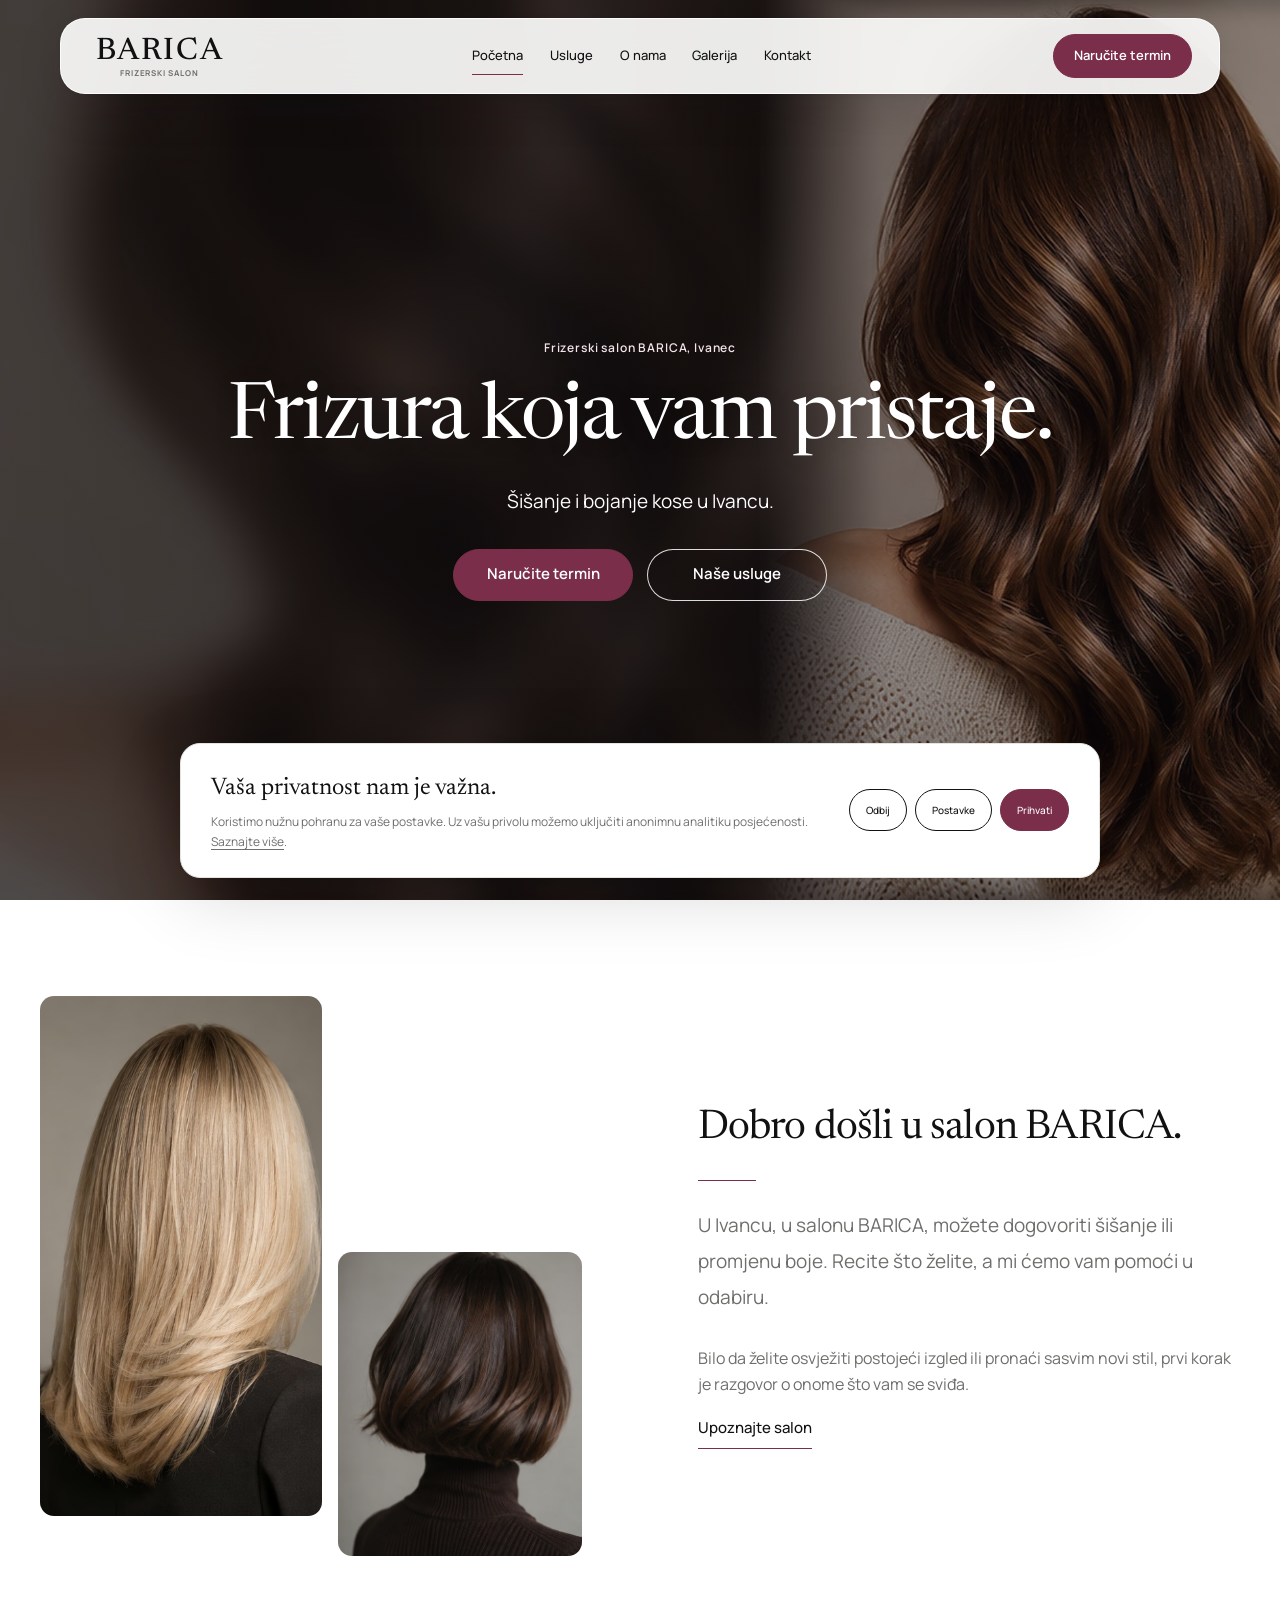
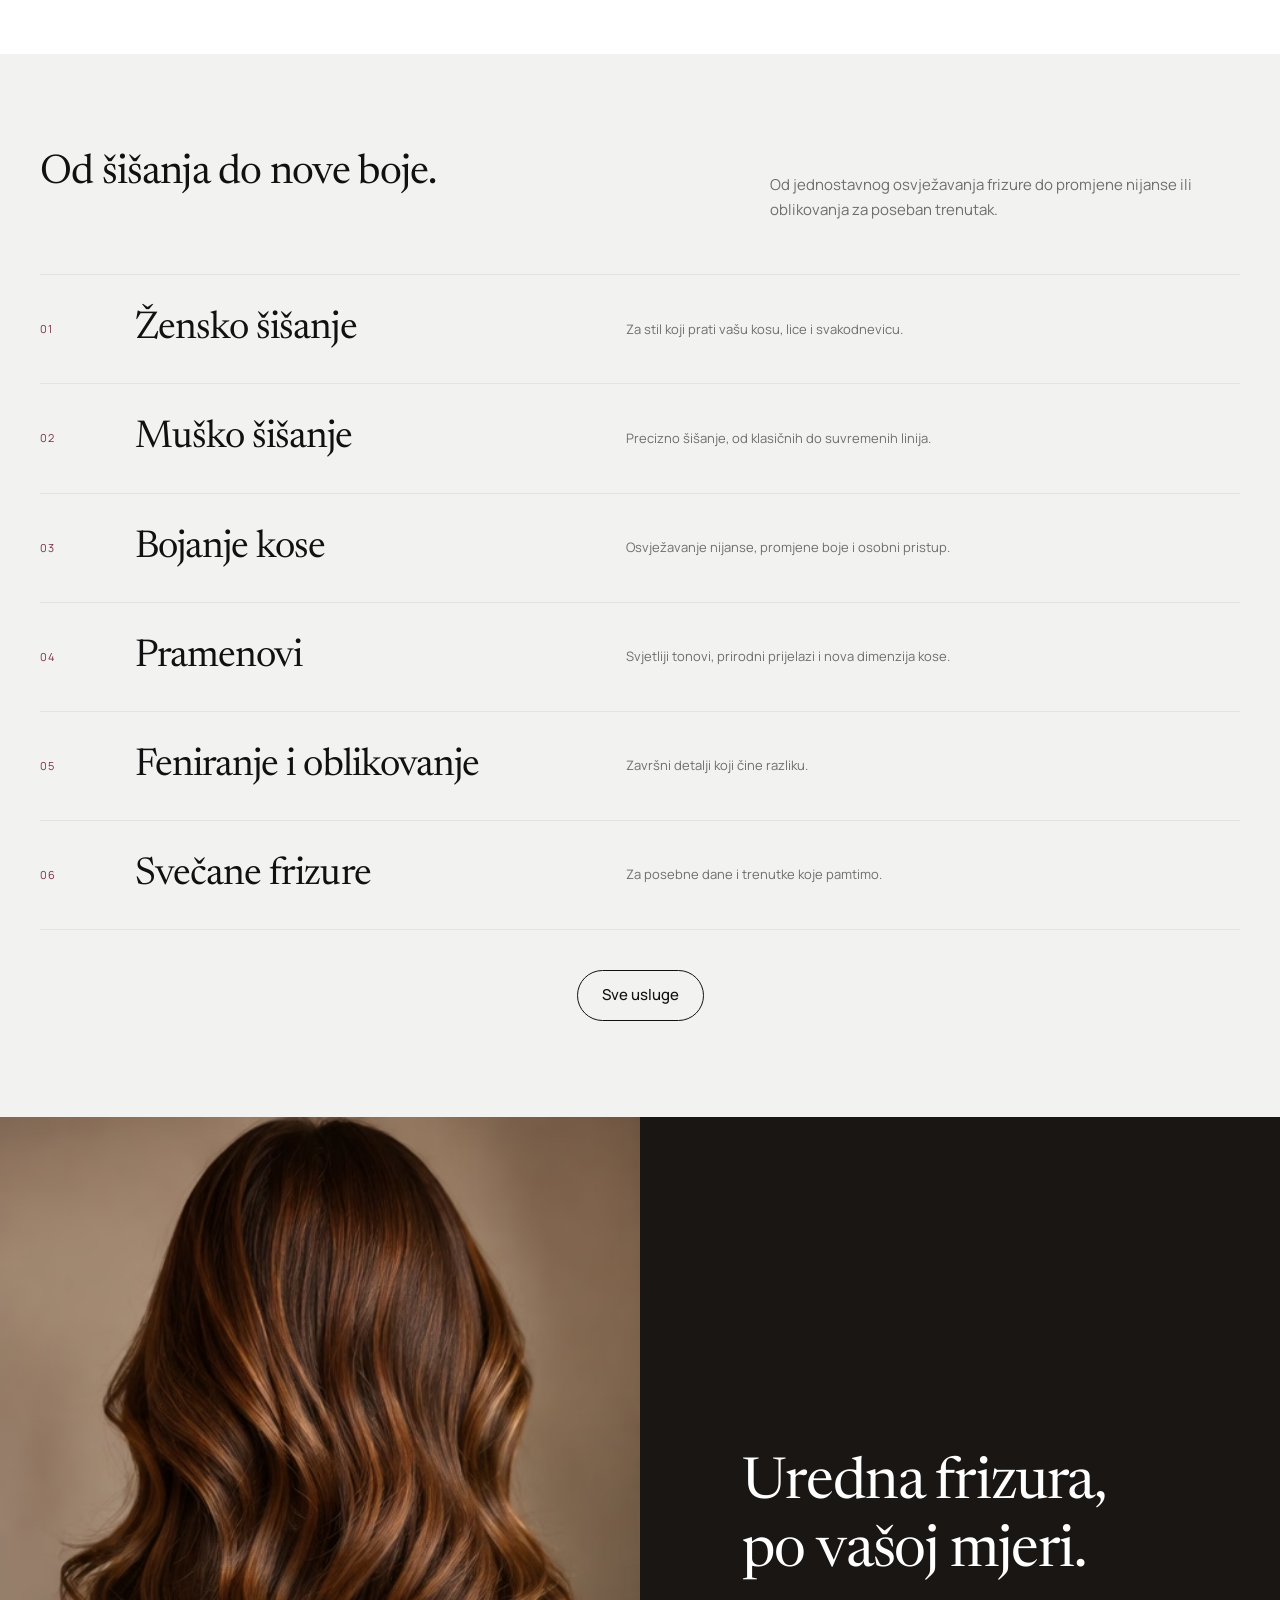
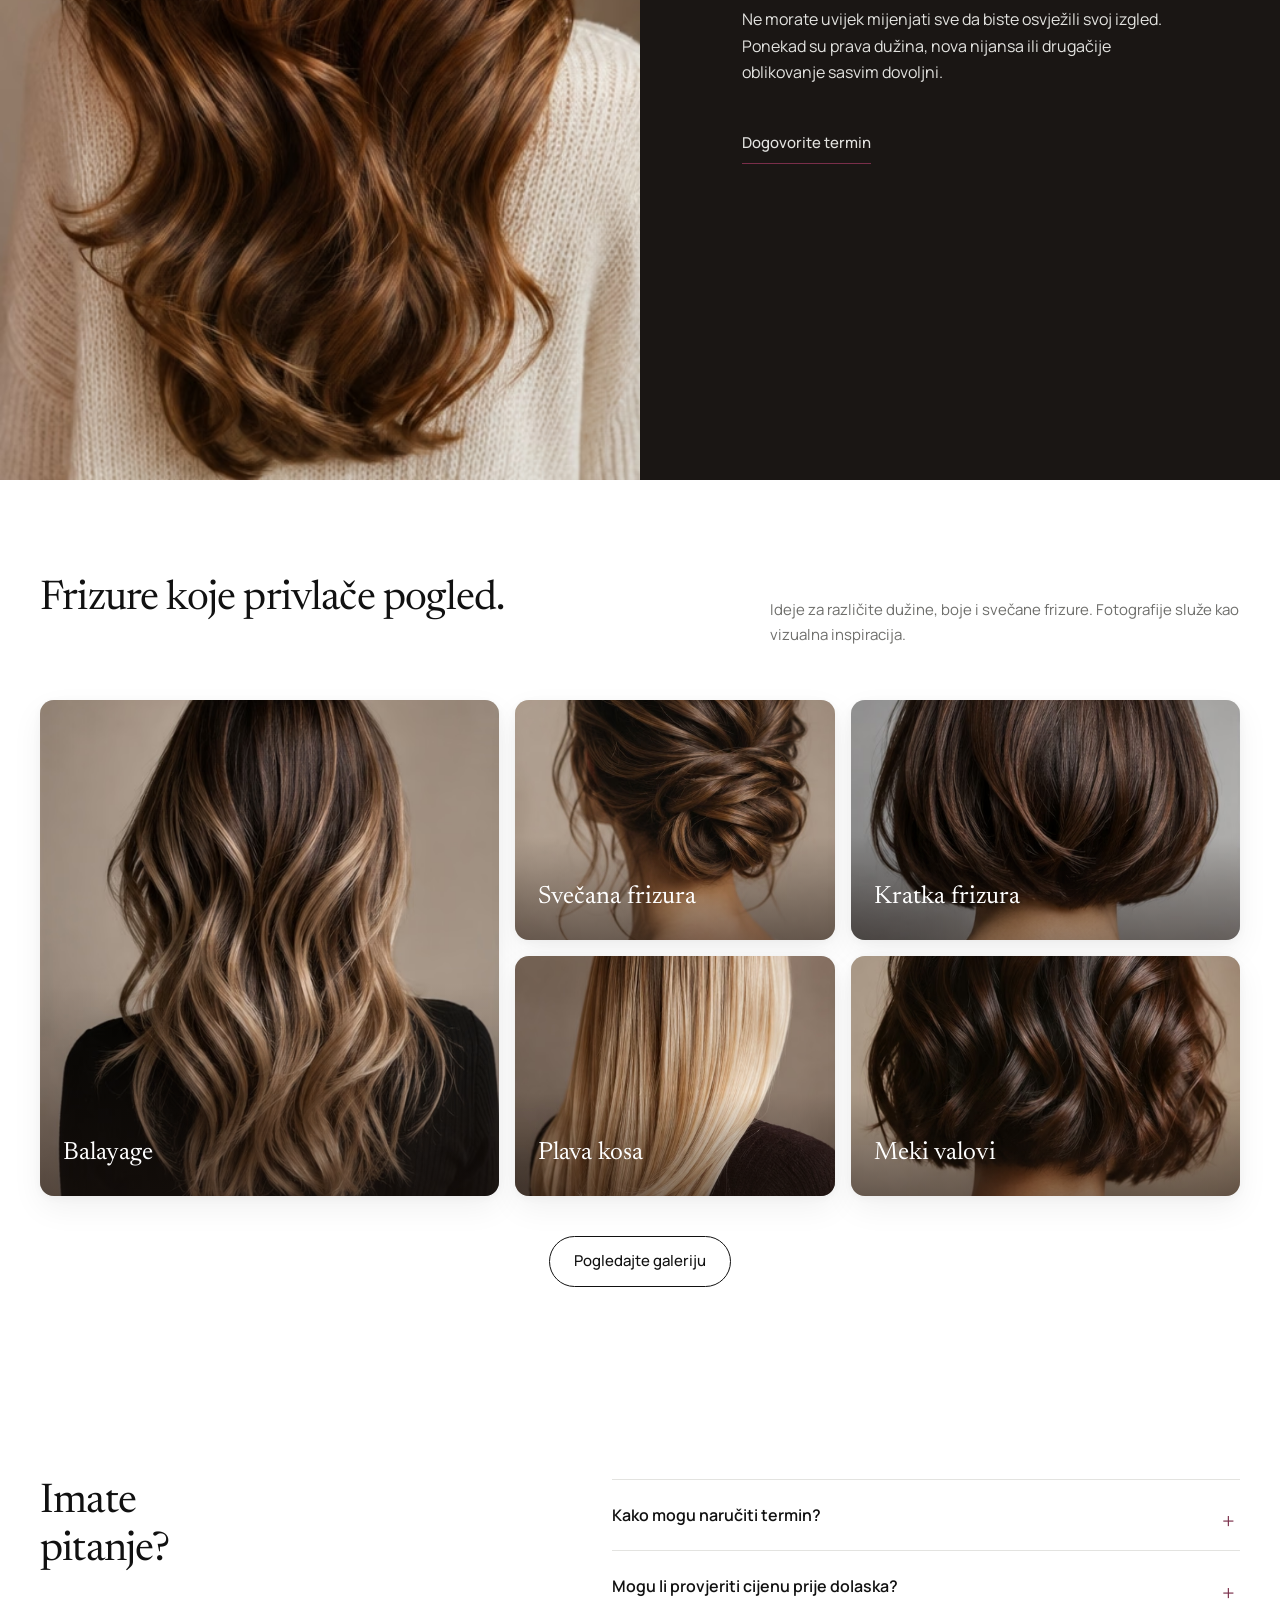
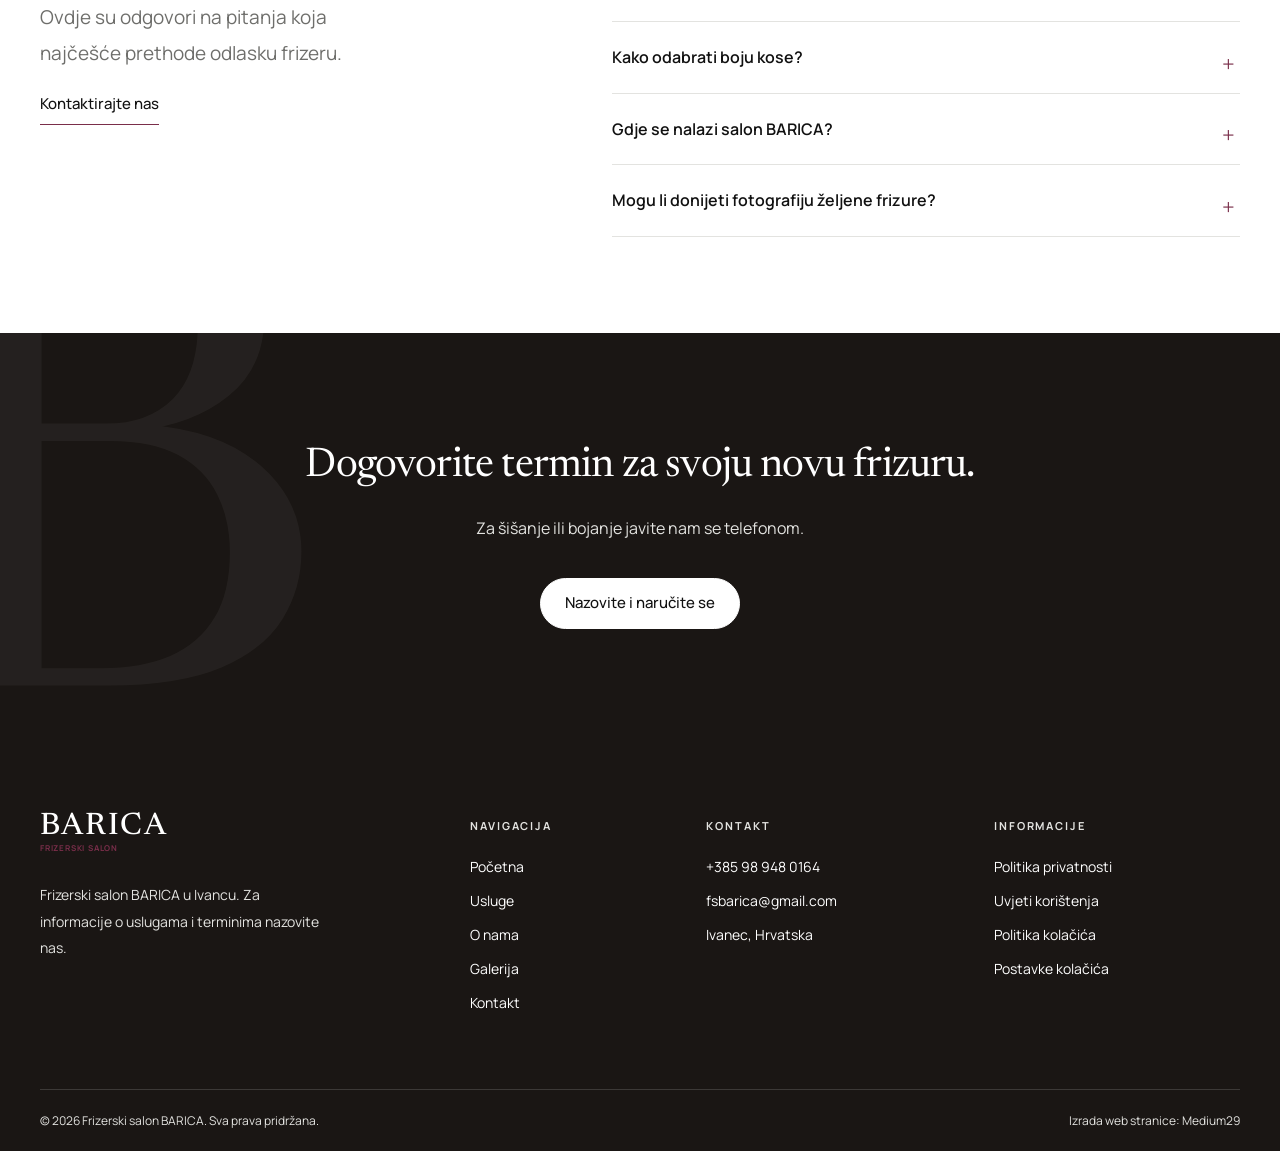
<file: index.html>
<!DOCTYPE html>

<html lang="hr"><head><meta charset="utf-8"/><meta content="width=device-width,initial-scale=1" name="viewport"/><meta content="#FBFBFA" name="theme-color"/><meta content="light" name="color-scheme"/><meta content="index,follow,max-image-preview:large" name="robots"/><title>Frizerski salon BARICA Ivanec | Šišanje i oblikovanje kose</title><meta content="Frizerski salon BARICA u Ivancu. Pregledajte usluge šišanja i bojanja te nazovite za termin." name="description"/><meta content="website" property="og:type"/><meta content="hr_HR" property="og:locale"/><meta content="Frizerski salon BARICA" property="og:site_name"/><meta content="Frizerski salon BARICA Ivanec | Šišanje i oblikovanje kose" property="og:title"/><meta content="Frizerski salon BARICA u Ivancu. Pregledajte usluge šišanja i bojanja te nazovite za termin." property="og:description"/><meta content="summary_large_image" name="twitter:card"/><meta content="Frizerski salon BARICA Ivanec | Šišanje i oblikovanje kose" name="twitter:title"/><meta content="Frizerski salon BARICA u Ivancu. Pregledajte usluge šišanja i bojanja te nazovite za termin." name="twitter:description"/><link href="/assets/images/favicon.svg" rel="icon" type="image/svg+xml"/><link href="/assets/images/apple-touch-icon.png" rel="apple-touch-icon"/><link href="/assets/css/style.css" rel="stylesheet"/><script defer="" src="/assets/js/settings.js"></script><script defer="" src="/assets/js/main.js"></script><script type="application/ld+json">{"@context":"https://schema.org","@type":"HairSalon","name":"Frizerski salon BARICA","description":"Frizerski salon BARICA u Ivancu.","telephone":"+385989480164","email":"fsbarica@gmail.com","address":{"@type":"PostalAddress","addressLocality":"Ivanec","addressCountry":"HR"}}</script></head><body class="home-page"><script src="/assets/js/early.js"></script><a class="skip-link skip-link--hidden" href="#glavni-sadrzaj">Preskoči na sadržaj</a><header class="site-header"><div class="header-inner container"><a aria-label="BARICA — početna" class="logo" href="/"><span class="logo__word">BARICA</span><span class="logo__sub">FRIZERSKI SALON</span></a><nav aria-label="Glavna navigacija" class="main-nav" id="main-nav"><a aria-current="page" href="/">Početna</a><a href="/usluge/">Usluge</a><a href="/o-nama/">O nama</a><a href="/galerija/">Galerija</a><a href="/kontakt/">Kontakt</a></nav><a class="btn header-cta" href="tel:+385989480164">Naručite termin </a><button aria-controls="main-nav" aria-expanded="false" aria-label="Otvori izbornik" class="menu-toggle" type="button"><span class="menu-toggle__lines"></span></button></div></header><main id="glavni-sadrzaj">
<section aria-labelledby="hero-heading" class="hero hero--cover"><picture aria-hidden="true" class="hero__media"><source media="(max-width: 700px)" srcset="/assets/images/barica-home-hero-mobile.avif" type="image/avif"/><source srcset="/assets/images/barica-home-hero-desktop.avif" type="image/avif"/><source media="(max-width: 700px)" srcset="/assets/images/barica-home-hero-mobile.webp" type="image/webp"/><img alt="" decoding="async" fetchpriority="high" height="1280" loading="eager" src="/assets/images/barica-home-hero-desktop.webp" width="2400"/></picture><div class="hero__content"><span class="eyebrow">Frizerski salon BARICA, Ivanec</span><h1 id="hero-heading">Frizura koja vam pristaje.</h1><p class="hero__text">Šišanje i bojanje kose u Ivancu.</p><div class="hero__buttons"><a class="btn" href="tel:+385989480164">Naručite termin </a><a class="btn btn--outline" href="/usluge/">Naše usluge</a></div></div></section>
<section class="section section--white"><div class="container intro-grid"><div class="intro-grid__photos reveal"><div class="photo"><img alt="Svijetloplava kosa s mekanim slojevima" data-image-source="editorial" decoding="async" height="760" loading="lazy" src="/assets/images/cool-blonde.avif" width="506"/></div><div class="photo"><img alt="Kratka, precizno oblikovana smeđa bob frizura" data-image-source="editorial" decoding="async" height="760" loading="lazy" src="/assets/images/polished-bob.avif" width="506"/></div></div><div class="intro-grid__copy reveal"><h2>Dobro došli u salon BARICA.</h2><span class="rule"></span><p class="lead">U Ivancu, u salonu BARICA, možete dogovoriti šišanje ili promjenu boje. Recite što želite, a mi ćemo vam pomoći u odabiru.</p><p class="text-muted">Bilo da želite osvježiti postojeći izgled ili pronaći sasvim novi stil, prvi korak je razgovor o onome što vam se sviđa.</p><a class="text-link" href="/o-nama/">Upoznajte salon </a></div></div></section>
<section class="section section--paper" id="usluge"><div class="container"><div class="section-head reveal"><div><h2>Od šišanja do nove boje.</h2></div><p class="section-head__copy">Od jednostavnog osvježavanja frizure do promjene nijanse ili oblikovanja za poseban trenutak.</p></div><div class="services-list reveal"><a class="service-row" href="/usluge/#usluga-1"><span class="service-row__number">01</span><span class="service-row__name">Žensko šišanje</span><span class="service-row__description">Za stil koji prati vašu kosu, lice i svakodnevicu.</span></a><a class="service-row" href="/usluge/#usluga-2"><span class="service-row__number">02</span><span class="service-row__name">Muško šišanje</span><span class="service-row__description">Precizno šišanje, od klasičnih do suvremenih linija.</span></a><a class="service-row" href="/usluge/#usluga-3"><span class="service-row__number">03</span><span class="service-row__name">Bojanje kose</span><span class="service-row__description">Osvježavanje nijanse, promjene boje i osobni pristup.</span></a><a class="service-row" href="/usluge/#usluga-4"><span class="service-row__number">04</span><span class="service-row__name">Pramenovi</span><span class="service-row__description">Svjetliji tonovi, prirodni prijelazi i nova dimenzija kose.</span></a><a class="service-row" href="/usluge/#usluga-5"><span class="service-row__number">05</span><span class="service-row__name">Feniranje i oblikovanje</span><span class="service-row__description">Završni detalji koji čine razliku.</span></a><a class="service-row" href="/usluge/#usluga-6"><span class="service-row__number">06</span><span class="service-row__name">Svečane frizure</span><span class="service-row__description">Za posebne dane i trenutke koje pamtimo.</span></a></div><div class="section-actions"><a class="btn btn--outline" href="/usluge/">Sve usluge </a></div></div></section>
<section class="feature-band"><div class="feature-band__photo"><img alt="Voluminozna kestenjasta kosa s prirodnim valovima" data-image-source="editorial" decoding="async" height="760" loading="lazy" src="/assets/images/chestnut-volume.avif" width="506"/></div><div class="feature-band__content reveal"><h2>Uredna frizura, po vašoj mjeri.</h2><p>Ne morate uvijek mijenjati sve da biste osvježili svoj izgled. Ponekad su prava dužina, nova nijansa ili drugačije oblikovanje sasvim dovoljni.</p><a class="text-link" href="/kontakt/">Dogovorite termin </a></div></section>
<section class="section section--white"><div class="container"><div class="section-head reveal"><div><h2>Frizure koje privlače pogled.</h2></div><p class="section-head__copy">Ideje za različite dužine, boje i svečane frizure. Fotografije služe kao vizualna inspiracija.</p></div><div class="gallery-grid reveal"><button aria-label="Povećaj fotografiju: Balayage" class="gallery-item gallery-item--tall" data-alt="Smeđa kosa s prirodnim svjetlijim pramenovima" data-caption="Balayage" data-category="boja" data-gallery-photo="" data-image="/assets/images/soft-balayage.avif" type="button"><img alt="Smeđa kosa s prirodnim svjetlijim pramenovima" data-image-source="editorial" decoding="async" height="760" loading="lazy" src="/assets/images/soft-balayage.avif" width="506"/><span class="gallery-item__title">Balayage</span></button><button aria-label="Povećaj fotografiju: Svečana frizura" class="gallery-item" data-alt="Smeđa kosa oblikovana u elegantnu podignutu frizuru" data-caption="Svečana frizura" data-category="oblikovanje" data-gallery-photo="" data-image="/assets/images/elegant-updo.avif" type="button"><img alt="Smeđa kosa oblikovana u elegantnu podignutu frizuru" data-image-source="editorial" decoding="async" height="760" loading="lazy" src="/assets/images/elegant-updo.avif" width="506"/><span class="gallery-item__title">Svečana frizura</span></button><button aria-label="Povećaj fotografiju: Kratka frizura" class="gallery-item" data-alt="Kratka bob frizura s urednom linijom šišanja" data-caption="Kratka frizura" data-category="sisanje" data-gallery-photo="" data-image="/assets/images/classic-bob.avif" type="button"><img alt="Kratka bob frizura s urednom linijom šišanja" data-image-source="editorial" decoding="async" height="760" loading="lazy" src="/assets/images/classic-bob.avif" width="506"/><span class="gallery-item__title">Kratka frizura</span></button><button aria-label="Povećaj fotografiju: Plava kosa" class="gallery-item" data-alt="Ravna plava kosa sa suptilnim slojevima" data-caption="Plava kosa" data-category="njega" data-gallery-photo="" data-image="/assets/images/bright-blonde.avif" type="button"><img alt="Ravna plava kosa sa suptilnim slojevima" data-image-source="editorial" decoding="async" height="760" loading="lazy" src="/assets/images/bright-blonde.avif" width="506"/><span class="gallery-item__title">Plava kosa</span></button><button aria-label="Povećaj fotografiju: Meki valovi" class="gallery-item" data-alt="Kratka smeđa kosa oblikovana u meke valove" data-caption="Meki valovi" data-category="oblikovanje" data-gallery-photo="" data-image="/assets/images/textured-bob.avif" type="button"><img alt="Kratka smeđa kosa oblikovana u meke valove" data-image-source="editorial" decoding="async" height="760" loading="lazy" src="/assets/images/textured-bob.avif" width="506"/><span class="gallery-item__title">Meki valovi</span></button></div><div class="section-actions"><a class="btn btn--outline" href="/galerija/">Pogledajte galeriju </a></div></div></section>
<section class="section section--white"><div class="container faq-grid"><div class="reveal"><h2>Imate<br/>pitanje?</h2><p class="lead">Ovdje su odgovori na pitanja koja najčešće prethode odlasku frizeru.</p><a class="text-link" href="/kontakt/">Kontaktirajte nas </a></div><div class="reveal"><div class="faq-list"><details class="faq-item"><summary>Kako mogu naručiti termin? <span aria-hidden="true" class="faq-plus"></span></summary><p>Za dogovor termina nazovite +385 98 948 0164.</p></details><details class="faq-item"><summary>Mogu li provjeriti cijenu prije dolaska? <span aria-hidden="true" class="faq-plus"></span></summary><p>Cijena bojanja može ovisiti o dužini i gustoći kose. Za okvirnu ponudu opišite uslugu koju želite.</p></details><details class="faq-item"><summary>Kako odabrati boju kose? <span aria-hidden="true" class="faq-plus"></span></summary><p>Prije bojanja vrijedi razgovarati o postojećoj boji, željenoj nijansi i održavanju.</p></details><details class="faq-item"><summary>Gdje se nalazi salon BARICA? <span aria-hidden="true" class="faq-plus"></span></summary><p>Salon je u Ivancu. Točnu adresu dodat ćemo nakon potvrde.</p></details><details class="faq-item"><summary>Mogu li donijeti fotografiju željene frizure? <span aria-hidden="true" class="faq-plus"></span></summary><p>Da. Fotografija je koristan primjer za razgovor o obliku i boji.</p></details></div></div></div></section><section class="closing"><div class="closing__inner reveal"><h2>Dogovorite termin za svoju novu frizuru.</h2><p>Za šišanje ili bojanje javite nam se telefonom.</p><a class="btn btn--light" href="tel:+385989480164">Nazovite i naručite se </a></div></section>
</main><footer class="footer"><div class="container"><div class="footer__top"><div class="footer__brand"><a aria-label="BARICA — početna" class="logo" href="/"><span class="logo__word">BARICA</span><span class="logo__sub">FRIZERSKI SALON</span></a><p class="footer__copy">Frizerski salon BARICA u Ivancu. Za informacije o uslugama i terminima nazovite nas.</p></div><div><h3>Navigacija</h3><div class="footer__links"><a href="/">Početna</a><a href="/usluge/">Usluge</a><a href="/o-nama/">O nama</a><a href="/galerija/">Galerija</a><a href="/kontakt/">Kontakt</a></div></div><div><h3>Kontakt</h3><div class="footer__links"><a href="tel:+385989480164">+385 98 948 0164</a><a href="mailto:fsbarica@gmail.com">fsbarica@gmail.com</a><span>Ivanec, Hrvatska</span></div></div><div><h3>Informacije</h3><div class="footer__links"><a href="/politika-privatnosti/">Politika privatnosti</a><a href="/uvjeti-koristenja/">Uvjeti korištenja</a><a href="/politika-kolacica/">Politika kolačića</a><a data-cookie-settings="" href="#">Postavke kolačića</a></div></div></div><div class="footer__bottom"><span>© <span data-year="">2026</span> Frizerski salon BARICA. Sva prava pridržana.</span><span class="footer__signature">Izrada web stranice: <a href="https://medium29.com" rel="noopener noreferrer" target="_blank">Medium29</a></span></div></div></footer><a aria-label="Nazovite Frizerski salon BARICA za naručivanje termina" class="mobile-book" href="tel:+385989480164"><span class="mobile-book__icon"><svg aria-hidden="true" fill="none" stroke="currentColor" stroke-linecap="round" stroke-linejoin="round" stroke-width="1.8" viewbox="0 0 24 24"><path d="M22 16.9v3a2 2 0 0 1-2.2 2c-3.8-.4-7.4-1.8-10.3-4.3a20 20 0 0 1-6.1-6.1C1 8.6-.4 5 0 1.2A2 2 0 0 1 2 0h3a2 2 0 0 1 2 1.7l.7 3a2 2 0 0 1-.6 2l-1.3 1.3a16 16 0 0 0 6.2 6.2l1.3-1.3a2 2 0 0 1 2-.6l3 .7a2 2 0 0 1 1.7 2Z" transform="translate(1.5 1.5) scale(.9)"></path></svg></span><span class="mobile-book__content"><span class="mobile-book__title">Naručite termin</span><span class="mobile-book__subtitle">Dogovor telefonskim pozivom</span></span><span aria-hidden="true" class="mobile-book__end"><svg fill="none" stroke="currentColor" stroke-linecap="round" stroke-linejoin="round" stroke-width="1.8" viewbox="0 0 24 24"><path d="m9 18 6-6-6-6"></path></svg></span></a><div aria-label="Postavke kolačića" class="cookie-banner" hidden="" role="region"><div class="cookie-banner__text"><strong>Vaša privatnost nam je važna.</strong><p>Koristimo nužnu pohranu za vaše postavke. Uz vašu privolu možemo uključiti anonimnu analitiku posjećenosti. <a class="text-underlined" href="/politika-kolacica/">Saznajte više</a>.</p></div><div class="cookie-banner__actions"><button class="btn btn--outline" data-cookie-reject="" type="button">Odbij</button><button class="btn btn--outline" data-cookie-settings="" type="button">Postavke</button><button class="btn" data-cookie-accept="" type="button">Prihvati</button></div></div><div class="cookie-modal" hidden="" role="presentation"><div aria-label="Postavke kolačića" aria-modal="true" class="cookie-modal__panel" role="dialog" tabindex="-1"><button aria-label="Zatvori postavke" class="cookie-close" data-cookie-close="" type="button">×</button><span class="eyebrow">Privatnost</span><h2>Vaše postavke</h2><p>Sami odlučujete koje neobavezne tehnologije dopuštate. Odluku možete promijeniti u podnožju stranice.</p><div class="cookie-setting"><div><strong>Nužne postavke</strong><small>Potrebne za spremanje vašeg izbora.</small></div><input aria-label="Nužne postavke uvijek su aktivne" checked="" disabled="" type="checkbox"/></div><label class="cookie-setting" for="cookie-analytics"><div><strong>Analitika</strong><small>Opcionalno mjerenje posjećenosti, samo uz privolu i nakon konfiguracije.</small></div><input id="cookie-analytics" type="checkbox"/></label><div class="cookie-modal__actions"><button class="btn btn--outline" data-cookie-reject="" type="button">Odbij sve</button><button class="btn" data-cookie-save="" type="button">Spremi odabir</button></div></div></div><div class="intro" role="presentation"><div class="intro__inner"><div class="intro__tiny">Dobro došli</div><div aria-label="BARICA" class="intro__word"><span style="--i:0">B</span><span style="--i:1">A</span><span style="--i:2">R</span><span style="--i:3">I</span><span style="--i:4">C</span><span style="--i:5">A</span></div><span class="intro__rule"></span><div class="intro__caption">Frizerski salon · Ivanec</div></div><button class="intro__skip" type="button">Preskoči intro</button></div><div aria-label="Pregled fotografije" aria-modal="true" class="lightbox" hidden="" role="dialog"><button aria-label="Zatvori fotografiju" class="lightbox__close" type="button">×</button><button aria-label="Prethodna fotografija" class="lightbox__arrow lightbox__prev" type="button">‹</button><img alt="" class="lightbox__image"/><button aria-label="Sljedeća fotografija" class="lightbox__arrow lightbox__next" type="button">›</button><span class="lightbox__caption"></span></div></body></html>
</file>
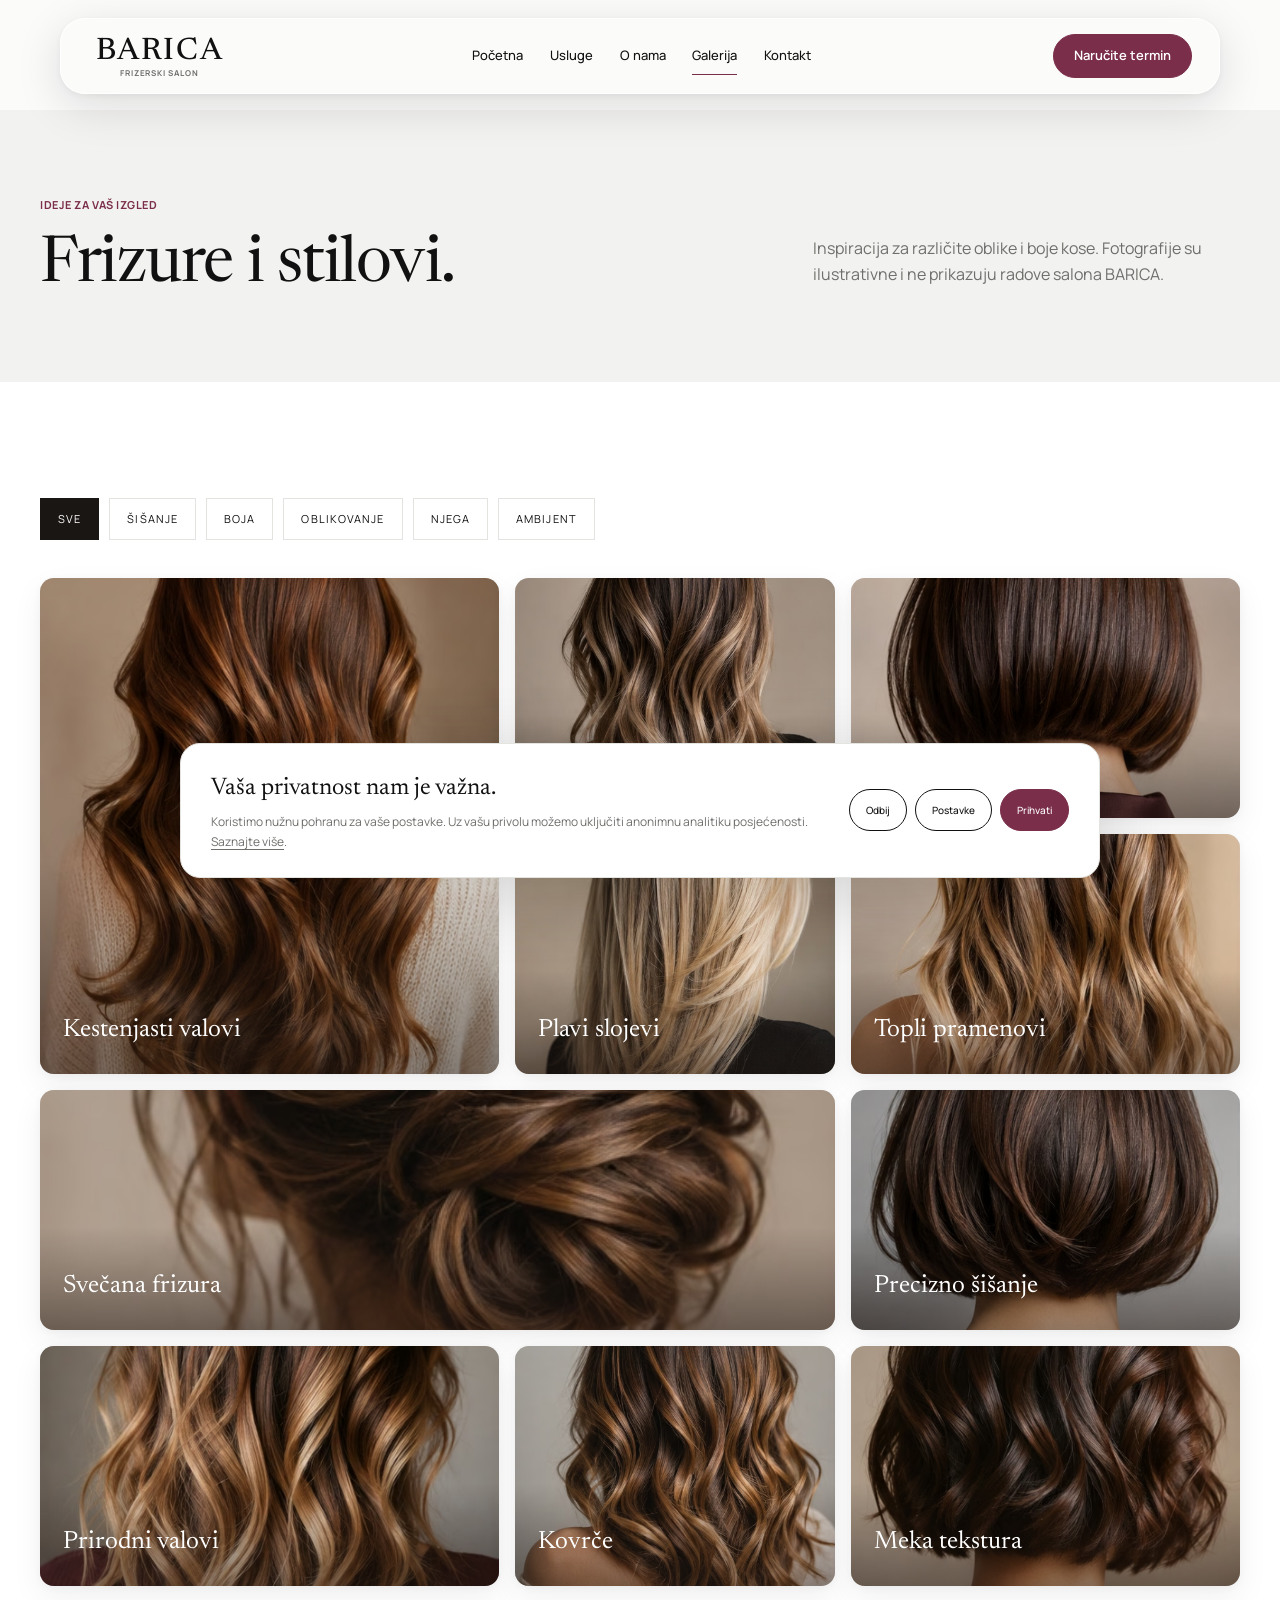
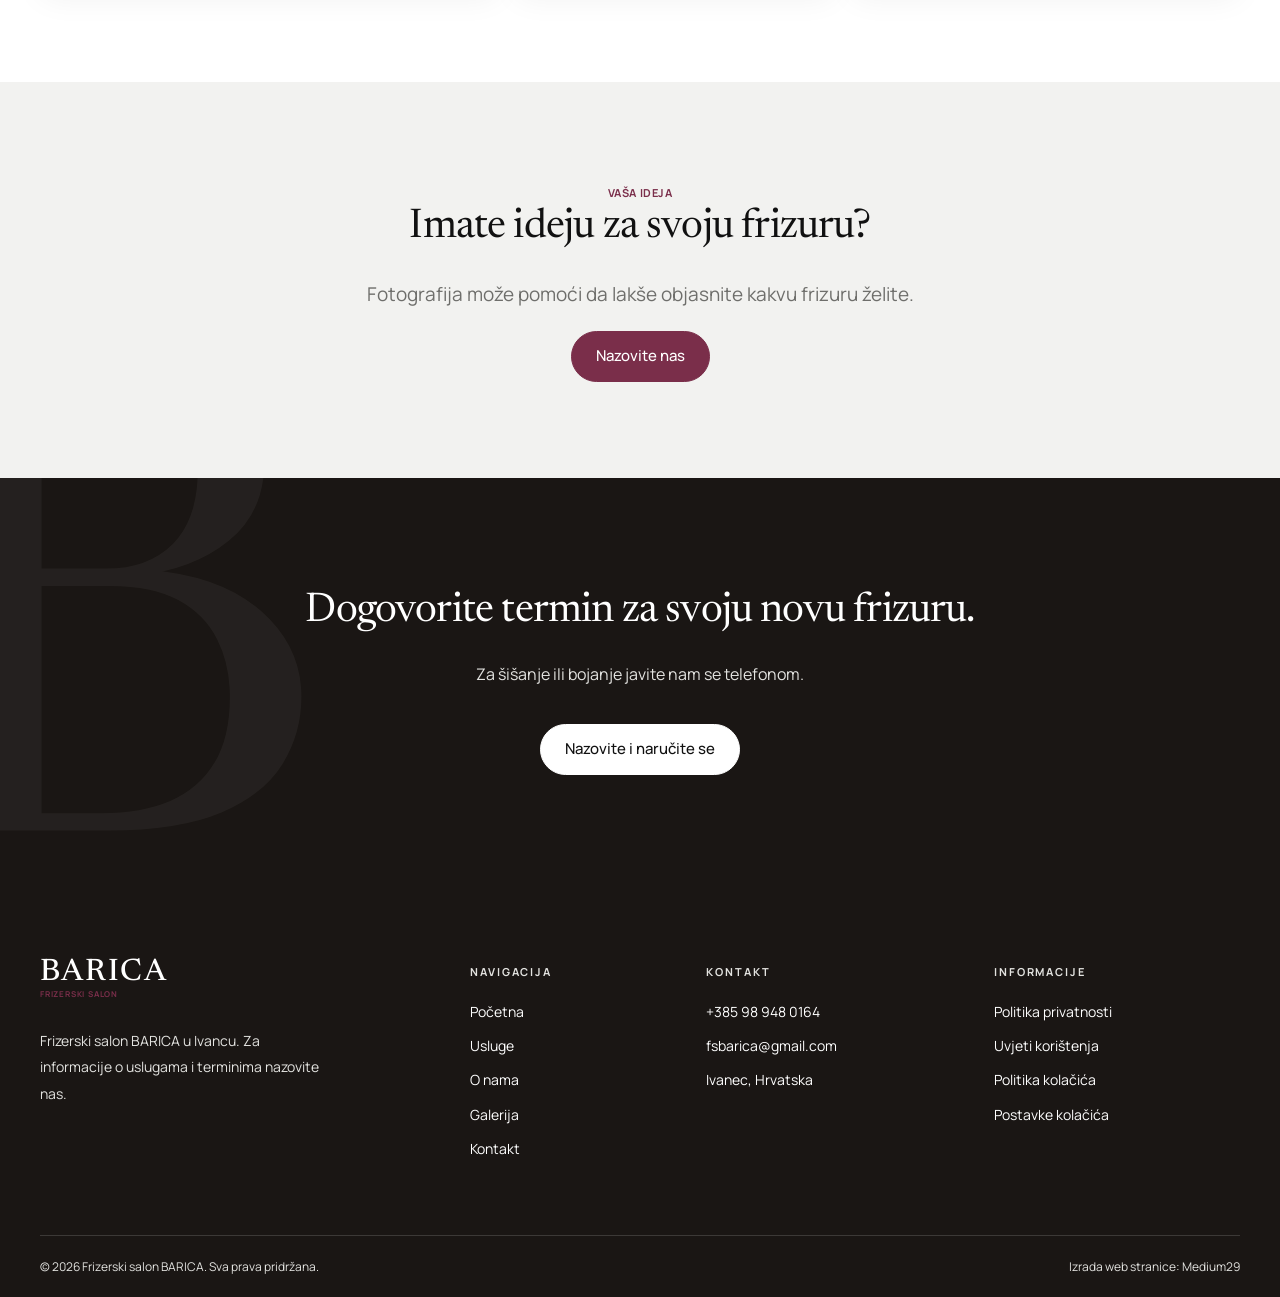
<file: galerija/index.html>
<!DOCTYPE html>

<html lang="hr"><head><meta charset="utf-8"/><meta content="width=device-width,initial-scale=1" name="viewport"/><meta content="#FBFBFA" name="theme-color"/><meta content="light" name="color-scheme"/><meta content="index,follow,max-image-preview:large" name="robots"/><title>Frizure i stilovi | BARICA Ivanec</title><meta content="Pogledajte odabrane primjere frizura i stilova na stranici frizerskog salona BARICA u Ivancu." name="description"/><meta content="website" property="og:type"/><meta content="hr_HR" property="og:locale"/><meta content="Frizerski salon BARICA" property="og:site_name"/><meta content="Frizure i stilovi | BARICA Ivanec" property="og:title"/><meta content="Pogledajte odabrane primjere frizura i stilova na stranici frizerskog salona BARICA u Ivancu." property="og:description"/><meta content="summary_large_image" name="twitter:card"/><meta content="Frizure i stilovi | BARICA Ivanec" name="twitter:title"/><meta content="Pogledajte odabrane primjere frizura i stilova na stranici frizerskog salona BARICA u Ivancu." name="twitter:description"/><link href="/assets/images/favicon.svg" rel="icon" type="image/svg+xml"/><link href="/assets/images/apple-touch-icon.png" rel="apple-touch-icon"/><link href="/assets/css/style.css" rel="stylesheet"/><script defer="" src="/assets/js/settings.js"></script><script defer="" src="/assets/js/main.js"></script><script type="application/ld+json">{"@context":"https://schema.org","@type":"HairSalon","name":"Frizerski salon BARICA","description":"Frizerski salon BARICA u Ivancu.","telephone":"+385989480164","email":"fsbarica@gmail.com","address":{"@type":"PostalAddress","addressLocality":"Ivanec","addressCountry":"HR"}}</script></head><body><script src="/assets/js/early.js"></script><a class="skip-link skip-link--hidden" href="#glavni-sadrzaj">Preskoči na sadržaj</a><header class="site-header"><div class="header-inner container"><a aria-label="BARICA — početna" class="logo" href="/"><span class="logo__word">BARICA</span><span class="logo__sub">FRIZERSKI SALON</span></a><nav aria-label="Glavna navigacija" class="main-nav" id="main-nav"><a href="/">Početna</a><a href="/usluge/">Usluge</a><a href="/o-nama/">O nama</a><a aria-current="page" href="/galerija/">Galerija</a><a href="/kontakt/">Kontakt</a></nav><a class="btn header-cta" href="tel:+385989480164">Naručite termin </a><button aria-controls="main-nav" aria-expanded="false" aria-label="Otvori izbornik" class="menu-toggle" type="button"><span class="menu-toggle__lines"></span></button></div></header><main id="glavni-sadrzaj"><section class="page-hero"><div class="container page-hero__inner"><div><span class="eyebrow">Ideje za vaš izgled</span><h1>Frizure i stilovi.</h1></div><p>Inspiracija za različite oblike i boje kose. Fotografije su ilustrativne i ne prikazuju radove salona BARICA.</p></div></section><section class="section section--white"><div class="container"><div aria-label="Filtriraj galeriju" class="gallery-filters" role="group"><button aria-pressed="true" class="filter-btn" data-filter="all" type="button">Sve</button><button aria-pressed="false" class="filter-btn" data-filter="sisanje" type="button">Šišanje</button><button aria-pressed="false" class="filter-btn" data-filter="boja" type="button">Boja</button><button aria-pressed="false" class="filter-btn" data-filter="oblikovanje" type="button">Oblikovanje</button><button aria-pressed="false" class="filter-btn" data-filter="njega" type="button">Njega</button><button aria-pressed="false" class="filter-btn" data-filter="ambijent" type="button">Ambijent</button></div><div class="gallery-grid"><button aria-label="Povećaj fotografiju: Kestenjasti valovi" class="gallery-item gallery-item--tall" data-alt="Duga kestenjasta kosa s volumenom" data-caption="Kestenjasti valovi" data-category="boja" data-gallery-photo="" data-image="/assets/images/chestnut-volume.avif" type="button"><img alt="Duga kestenjasta kosa s volumenom" data-image-source="editorial" decoding="async" height="760" loading="lazy" src="/assets/images/chestnut-volume.avif" width="506"/><span class="gallery-item__title">Kestenjasti valovi</span></button><button aria-label="Povećaj fotografiju: Balayage" class="gallery-item" data-alt="Meko sjenčana smeđa kosa" data-caption="Balayage" data-category="oblikovanje" data-gallery-photo="" data-image="/assets/images/soft-balayage.avif" type="button"><img alt="Meko sjenčana smeđa kosa" data-image-source="editorial" decoding="async" height="760" loading="lazy" src="/assets/images/soft-balayage.avif" width="506"/><span class="gallery-item__title">Balayage</span></button><button aria-label="Povećaj fotografiju: Uredan bob" class="gallery-item" data-alt="Kratka, ravno oblikovana smeđa kosa" data-caption="Uredan bob" data-category="sisanje" data-gallery-photo="" data-image="/assets/images/smooth-bob.avif" type="button"><img alt="Kratka, ravno oblikovana smeđa kosa" data-image-source="editorial" decoding="async" height="760" loading="lazy" src="/assets/images/smooth-bob.avif" width="506"/><span class="gallery-item__title">Uredan bob</span></button><button aria-label="Povećaj fotografiju: Plavi slojevi" class="gallery-item" data-alt="Blond kosa s uredno oblikovanim slojevima" data-caption="Plavi slojevi" data-category="njega" data-gallery-photo="" data-image="/assets/images/layered-blonde.avif" type="button"><img alt="Blond kosa s uredno oblikovanim slojevima" data-image-source="editorial" decoding="async" height="760" loading="lazy" src="/assets/images/layered-blonde.avif" width="506"/><span class="gallery-item__title">Plavi slojevi</span></button><button aria-label="Povećaj fotografiju: Topli pramenovi" class="gallery-item" data-alt="Topli svjetliji pramenovi na smeđoj kosi" data-caption="Topli pramenovi" data-category="oblikovanje" data-gallery-photo="" data-image="/assets/images/honey-balayage.avif" type="button"><img alt="Topli svjetliji pramenovi na smeđoj kosi" data-image-source="editorial" decoding="async" height="760" loading="lazy" src="/assets/images/honey-balayage.avif" width="506"/><span class="gallery-item__title">Topli pramenovi</span></button><button aria-label="Povećaj fotografiju: Svečana frizura" class="gallery-item gallery-item--wide" data-alt="Svečana podignuta frizura" data-caption="Svečana frizura" data-category="njega" data-gallery-photo="" data-image="/assets/images/elegant-updo.avif" type="button"><img alt="Svečana podignuta frizura" data-image-source="editorial" decoding="async" height="760" loading="lazy" src="/assets/images/elegant-updo.avif" width="506"/><span class="gallery-item__title">Svečana frizura</span></button><button aria-label="Povećaj fotografiju: Precizno šišanje" class="gallery-item" data-alt="Kratka tamna bob frizura" data-caption="Precizno šišanje" data-category="ambijent" data-gallery-photo="" data-image="/assets/images/classic-bob.avif" type="button"><img alt="Kratka tamna bob frizura" data-image-source="editorial" decoding="async" height="760" loading="lazy" src="/assets/images/classic-bob.avif" width="506"/><span class="gallery-item__title">Precizno šišanje</span></button><button aria-label="Povećaj fotografiju: Prirodni valovi" class="gallery-item" data-alt="Duga kosa s plavim pramenovima" data-caption="Prirodni valovi" data-category="ambijent" data-gallery-photo="" data-image="/assets/images/bronde-waves.avif" type="button"><img alt="Duga kosa s plavim pramenovima" data-image-source="editorial" decoding="async" height="760" loading="lazy" src="/assets/images/bronde-waves.avif" width="506"/><span class="gallery-item__title">Prirodni valovi</span></button><button aria-label="Povećaj fotografiju: Kovrče" class="gallery-item" data-alt="Kosa sa sjajnim, širokim kovrčama" data-caption="Kovrče" data-category="sisanje" data-gallery-photo="" data-image="/assets/images/warm-curls.avif" type="button"><img alt="Kosa sa sjajnim, širokim kovrčama" data-image-source="editorial" decoding="async" height="760" loading="lazy" src="/assets/images/warm-curls.avif" width="506"/><span class="gallery-item__title">Kovrče</span></button><button aria-label="Povećaj fotografiju: Meka tekstura" class="gallery-item" data-alt="Kratka, valovita smeđa kosa" data-caption="Meka tekstura" data-category="ambijent" data-gallery-photo="" data-image="/assets/images/textured-bob.avif" type="button"><img alt="Kratka, valovita smeđa kosa" data-image-source="editorial" decoding="async" height="760" loading="lazy" src="/assets/images/textured-bob.avif" width="506"/><span class="gallery-item__title">Meka tekstura</span></button></div></div></section><section class="section section--paper"><div class="container text-center"><span class="eyebrow">Vaša ideja</span><h2>Imate ideju za svoju frizuru?</h2><p class="lead centered-image">Fotografija može pomoći da lakše objasnite kakvu frizuru želite.</p><a class="btn" href="tel:+385989480164">Nazovite nas </a></div></section><section class="closing"><div class="closing__inner reveal"><h2>Dogovorite termin za svoju novu frizuru.</h2><p>Za šišanje ili bojanje javite nam se telefonom.</p><a class="btn btn--light" href="tel:+385989480164">Nazovite i naručite se </a></div></section></main><footer class="footer"><div class="container"><div class="footer__top"><div class="footer__brand"><a aria-label="BARICA — početna" class="logo" href="/"><span class="logo__word">BARICA</span><span class="logo__sub">FRIZERSKI SALON</span></a><p class="footer__copy">Frizerski salon BARICA u Ivancu. Za informacije o uslugama i terminima nazovite nas.</p></div><div><h3>Navigacija</h3><div class="footer__links"><a href="/">Početna</a><a href="/usluge/">Usluge</a><a href="/o-nama/">O nama</a><a href="/galerija/">Galerija</a><a href="/kontakt/">Kontakt</a></div></div><div><h3>Kontakt</h3><div class="footer__links"><a href="tel:+385989480164">+385 98 948 0164</a><a href="mailto:fsbarica@gmail.com">fsbarica@gmail.com</a><span>Ivanec, Hrvatska</span></div></div><div><h3>Informacije</h3><div class="footer__links"><a href="/politika-privatnosti/">Politika privatnosti</a><a href="/uvjeti-koristenja/">Uvjeti korištenja</a><a href="/politika-kolacica/">Politika kolačića</a><a data-cookie-settings="" href="#">Postavke kolačića</a></div></div></div><div class="footer__bottom"><span>© <span data-year="">2026</span> Frizerski salon BARICA. Sva prava pridržana.</span><span class="footer__signature">Izrada web stranice: <a href="https://medium29.com" rel="noopener noreferrer" target="_blank">Medium29</a></span></div></div></footer><a class="mobile-book" href="tel:+385989480164" aria-label="Nazovite Frizerski salon BARICA za naručivanje termina"><span class="mobile-book__icon"><svg aria-hidden="true" viewBox="0 0 24 24" fill="none" stroke="currentColor" stroke-width="1.8" stroke-linecap="round" stroke-linejoin="round"><path d="M22 16.9v3a2 2 0 0 1-2.2 2c-3.8-.4-7.4-1.8-10.3-4.3a20 20 0 0 1-6.1-6.1C1 8.6-.4 5 0 1.2A2 2 0 0 1 2 0h3a2 2 0 0 1 2 1.7l.7 3a2 2 0 0 1-.6 2l-1.3 1.3a16 16 0 0 0 6.2 6.2l1.3-1.3a2 2 0 0 1 2-.6l3 .7a2 2 0 0 1 1.7 2Z" transform="translate(1.5 1.5) scale(.9)"/></svg></span><span class="mobile-book__content"><span class="mobile-book__title">Naručite termin</span><span class="mobile-book__subtitle">Dogovor telefonskim pozivom</span></span><span class="mobile-book__end" aria-hidden="true"><svg viewBox="0 0 24 24" fill="none" stroke="currentColor" stroke-width="1.8" stroke-linecap="round" stroke-linejoin="round"><path d="m9 18 6-6-6-6"/></svg></span></a><div aria-label="Postavke kolačića" class="cookie-banner" hidden="" role="region"><div class="cookie-banner__text"><strong>Vaša privatnost nam je važna.</strong><p>Koristimo nužnu pohranu za vaše postavke. Uz vašu privolu možemo uključiti anonimnu analitiku posjećenosti. <a class="text-underlined" href="/politika-kolacica/">Saznajte više</a>.</p></div><div class="cookie-banner__actions"><button class="btn btn--outline" data-cookie-reject="" type="button">Odbij</button><button class="btn btn--outline" data-cookie-settings="" type="button">Postavke</button><button class="btn" data-cookie-accept="" type="button">Prihvati</button></div></div><div class="cookie-modal" hidden="" role="presentation"><div aria-label="Postavke kolačića" aria-modal="true" class="cookie-modal__panel" role="dialog" tabindex="-1"><button aria-label="Zatvori postavke" class="cookie-close" data-cookie-close="" type="button">×</button><span class="eyebrow">Privatnost</span><h2>Vaše postavke</h2><p>Sami odlučujete koje neobavezne tehnologije dopuštate. Odluku možete promijeniti u podnožju stranice.</p><div class="cookie-setting"><div><strong>Nužne postavke</strong><small>Potrebne za spremanje vašeg izbora.</small></div><input aria-label="Nužne postavke uvijek su aktivne" checked="" disabled="" type="checkbox"/></div><label class="cookie-setting" for="cookie-analytics"><div><strong>Analitika</strong><small>Opcionalno mjerenje posjećenosti, samo uz privolu i nakon konfiguracije.</small></div><input id="cookie-analytics" type="checkbox"/></label><div class="cookie-modal__actions"><button class="btn btn--outline" data-cookie-reject="" type="button">Odbij sve</button><button class="btn" data-cookie-save="" type="button">Spremi odabir</button></div></div></div><div class="intro" role="presentation"><div class="intro__inner"><div class="intro__tiny">Dobro došli</div><div aria-label="BARICA" class="intro__word"><span style="--i:0">B</span><span style="--i:1">A</span><span style="--i:2">R</span><span style="--i:3">I</span><span style="--i:4">C</span><span style="--i:5">A</span></div><span class="intro__rule"></span><div class="intro__caption">Frizerski salon · Ivanec</div></div><button class="intro__skip" type="button">Preskoči intro</button></div><div aria-label="Pregled fotografije" aria-modal="true" class="lightbox" hidden="" role="dialog"><button aria-label="Zatvori fotografiju" class="lightbox__close" type="button">×</button><button aria-label="Prethodna fotografija" class="lightbox__arrow lightbox__prev" type="button">‹</button><img alt="" class="lightbox__image"/><button aria-label="Sljedeća fotografija" class="lightbox__arrow lightbox__next" type="button">›</button><span class="lightbox__caption"></span></div></body></html>
</file>
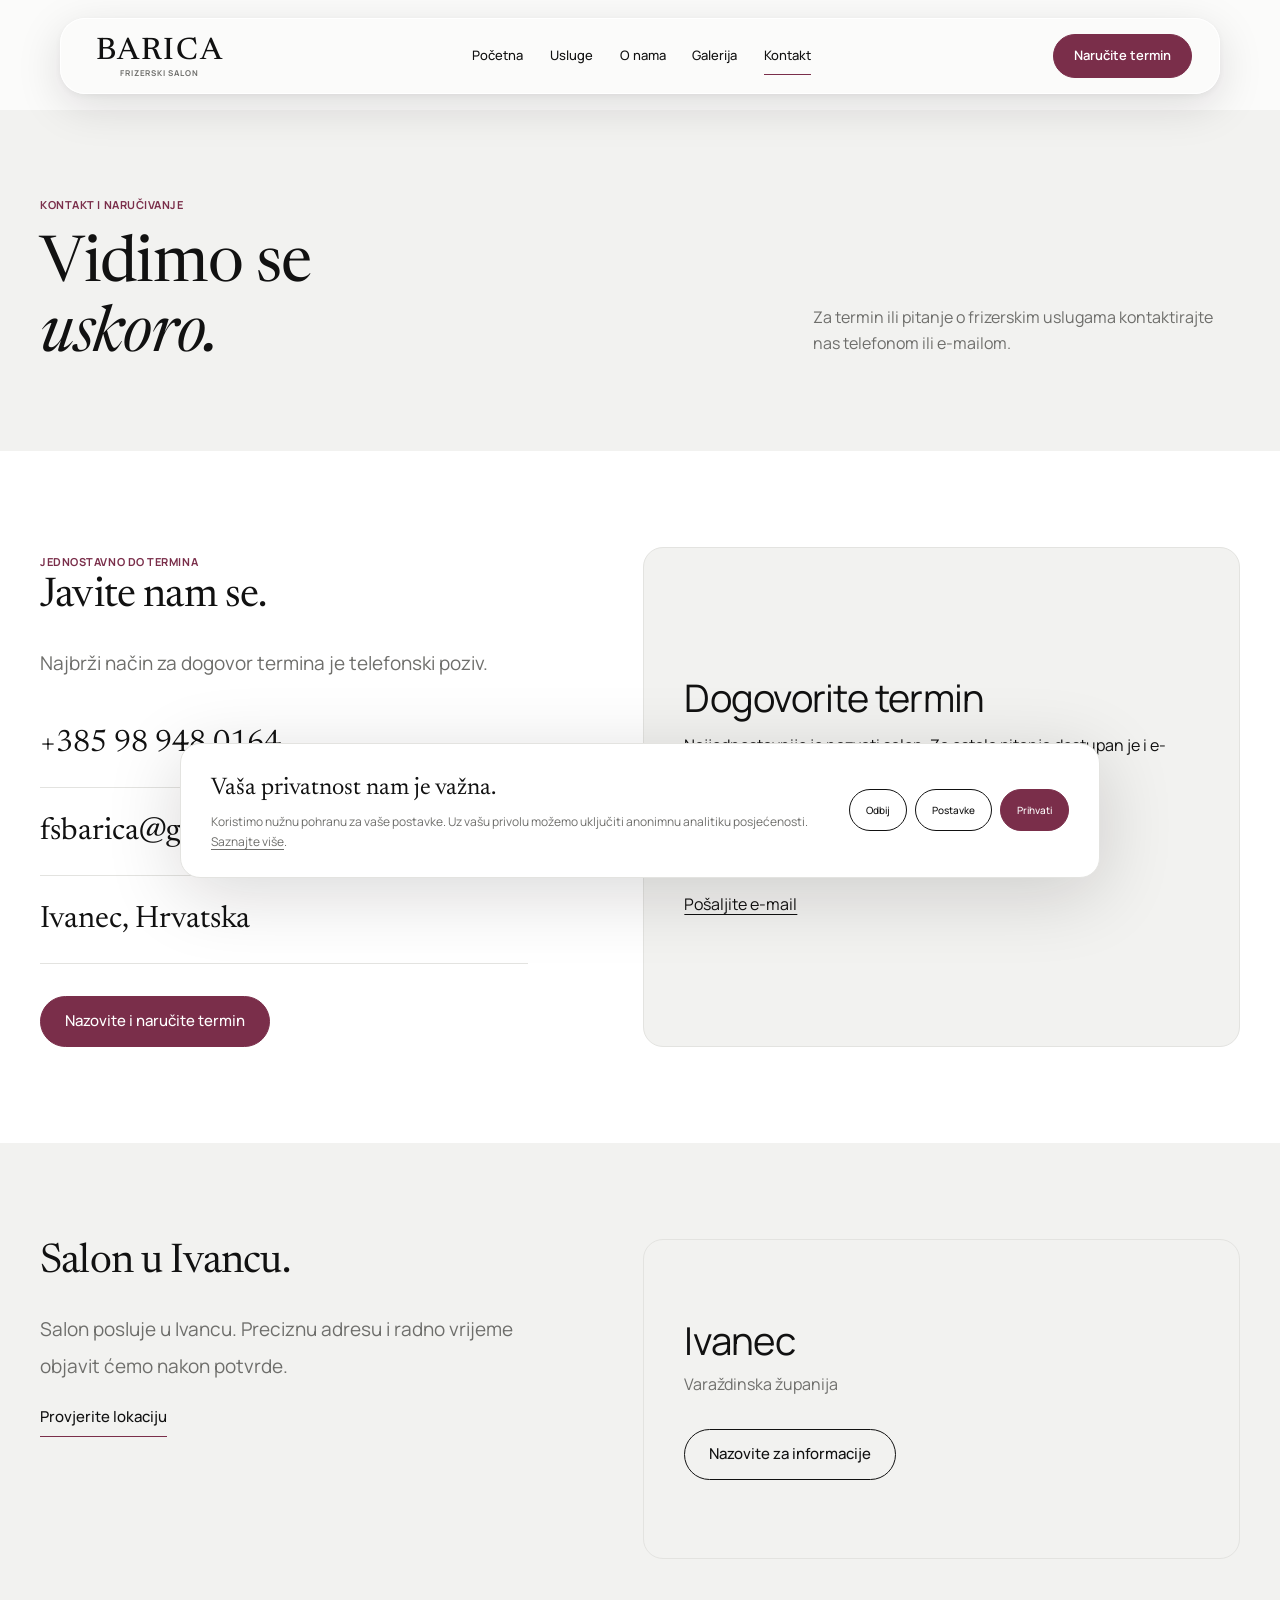
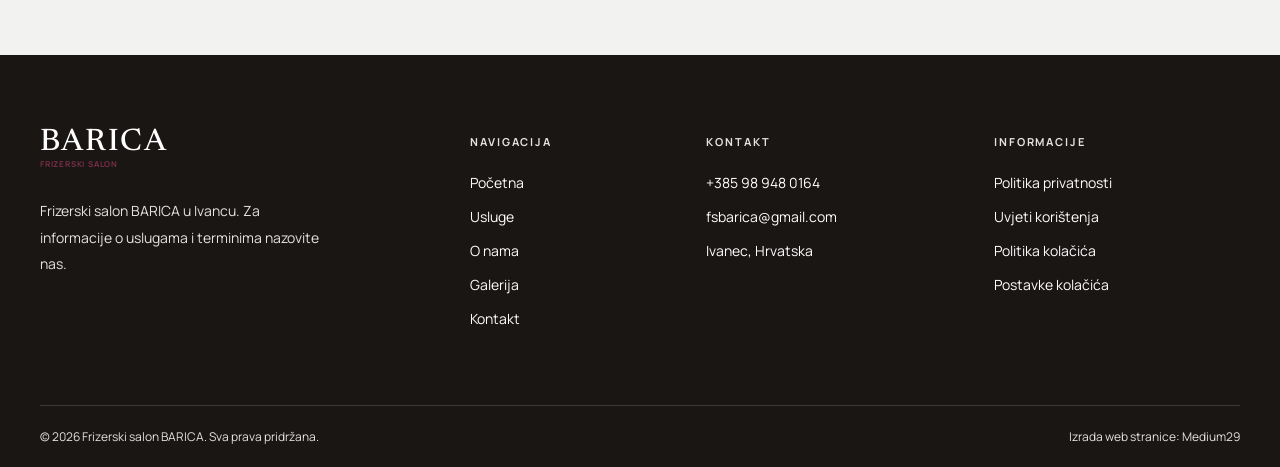
<file: kontakt/index.html>
<!doctype html>
<html lang="hr"><head><meta charset="utf-8"/><meta content="width=device-width,initial-scale=1" name="viewport"/><meta content="#FBFBFA" name="theme-color"/><meta content="light" name="color-scheme"/><meta content="index,follow,max-image-preview:large" name="robots"/><title>Kontakt i naručivanje | Frizerski salon BARICA Ivanec</title><meta content="Broj telefona i e-mail Frizerskog salona BARICA u Ivancu. Kontaktirajte salon radi dogovora termina." name="description"/><meta content="website" property="og:type"/><meta content="hr_HR" property="og:locale"/><meta content="Frizerski salon BARICA" property="og:site_name"/><meta content="Kontakt i naručivanje | Frizerski salon BARICA Ivanec" property="og:title"/><meta content="Broj telefona i e-mail Frizerskog salona BARICA u Ivancu. Kontaktirajte salon radi dogovora termina." property="og:description"/><meta content="summary_large_image" name="twitter:card"/><meta content="Kontakt i naručivanje | Frizerski salon BARICA Ivanec" name="twitter:title"/><meta content="Broj telefona i e-mail Frizerskog salona BARICA u Ivancu. Kontaktirajte salon radi dogovora termina." name="twitter:description"/><link href="/assets/images/favicon.svg" rel="icon" type="image/svg+xml"/><link href="/assets/images/apple-touch-icon.png" rel="apple-touch-icon"/><link href="/assets/css/style.css" rel="stylesheet"/><script defer="" src="/assets/js/settings.js"></script><script defer="" src="/assets/js/main.js"></script><script type="application/ld+json">{"@context":"https://schema.org","@type":"HairSalon","name":"Frizerski salon BARICA","description":"Frizerski salon BARICA u Ivancu.","telephone":"+385989480164","email":"fsbarica@gmail.com","address":{"@type":"PostalAddress","addressLocality":"Ivanec","addressCountry":"HR"}}</script></head><body><script src="/assets/js/early.js"></script><a class="skip-link skip-link--hidden" href="#glavni-sadrzaj">Preskoči na sadržaj</a><header class="site-header"><div class="header-inner container"><a aria-label="BARICA — početna" class="logo" href="/"><span class="logo__word">BARICA</span><span class="logo__sub">FRIZERSKI SALON</span></a><nav aria-label="Glavna navigacija" class="main-nav" id="main-nav"><a href="/">Početna</a><a href="/usluge/">Usluge</a><a href="/o-nama/">O nama</a><a href="/galerija/">Galerija</a><a aria-current="page" href="/kontakt/">Kontakt</a></nav><a class="btn header-cta" href="tel:+385989480164">Naručite termin </a><button aria-controls="main-nav" aria-expanded="false" aria-label="Otvori izbornik" class="menu-toggle" type="button"><span class="menu-toggle__lines"></span></button></div></header><main id="glavni-sadrzaj"><section class="page-hero"><div class="container page-hero__inner"><div><span class="eyebrow">Kontakt i naručivanje</span><h1>Vidimo se<br/><em>uskoro.</em></h1></div><p>Za termin ili pitanje o frizerskim uslugama kontaktirajte nas telefonom ili e-mailom.</p></div></section><section class="section section--white"><div class="container contact-grid"><div class="reveal"><span class="eyebrow">Jednostavno do termina</span><h2>Javite nam se.</h2><p class="lead">Najbrži način za dogovor termina je telefonski poziv.</p><div class="contact-card"><a class="contact-card__value" href="tel:+385989480164">+385 98 948 0164</a></div><div class="contact-card"><a class="contact-card__value" href="mailto:fsbarica@gmail.com">fsbarica@gmail.com</a></div><div class="contact-card"><span class="contact-card__value">Ivanec, Hrvatska</span></div><div class="space-top-32"><a class="btn" href="tel:+385989480164">Nazovite i naručite termin</a></div></div><div class="contact-form reveal"><h3>Dogovorite termin</h3><p>Najjednostavnije je nazvati salon. Za ostala pitanja dostupan je i e-mail.</p><a class="btn" href="tel:+385989480164">Nazovite salon</a><p class="contact-secondary"><a href="mailto:fsbarica@gmail.com">Pošaljite e-mail</a></p></div></div></section><section class="section section--paper"><div class="container contact-grid"><div><h2>Salon u Ivancu.</h2><p class="lead">Salon posluje u Ivancu. Preciznu adresu i radno vrijeme objavit ćemo nakon potvrde.</p><a class="text-link" href="tel:+385989480164">Provjerite lokaciju </a></div><div class="location-panel"><h3>Ivanec</h3><p>Varaždinska županija</p><a class="btn btn--outline" href="tel:+385989480164">Nazovite za informacije</a></div></div></section></main><footer class="footer"><div class="container"><div class="footer__top"><div class="footer__brand"><a aria-label="BARICA — početna" class="logo" href="/"><span class="logo__word">BARICA</span><span class="logo__sub">FRIZERSKI SALON</span></a><p class="footer__copy">Frizerski salon BARICA u Ivancu. Za informacije o uslugama i terminima nazovite nas.</p></div><div><h3>Navigacija</h3><div class="footer__links"><a href="/">Početna</a><a href="/usluge/">Usluge</a><a href="/o-nama/">O nama</a><a href="/galerija/">Galerija</a><a href="/kontakt/">Kontakt</a></div></div><div><h3>Kontakt</h3><div class="footer__links"><a href="tel:+385989480164">+385 98 948 0164</a><a href="mailto:fsbarica@gmail.com">fsbarica@gmail.com</a><span>Ivanec, Hrvatska</span></div></div><div><h3>Informacije</h3><div class="footer__links"><a href="/politika-privatnosti/">Politika privatnosti</a><a href="/uvjeti-koristenja/">Uvjeti korištenja</a><a href="/politika-kolacica/">Politika kolačića</a><a data-cookie-settings="" href="#">Postavke kolačića</a></div></div></div><div class="footer__bottom"><span>© <span data-year="">2026</span> Frizerski salon BARICA. Sva prava pridržana.</span><span class="footer__signature">Izrada web stranice: <a href="https://medium29.com" rel="noopener noreferrer" target="_blank">Medium29</a></span></div></div></footer><a class="mobile-book" href="tel:+385989480164" aria-label="Nazovite Frizerski salon BARICA za naručivanje termina"><span class="mobile-book__icon"><svg aria-hidden="true" viewBox="0 0 24 24" fill="none" stroke="currentColor" stroke-width="1.8" stroke-linecap="round" stroke-linejoin="round"><path d="M22 16.9v3a2 2 0 0 1-2.2 2c-3.8-.4-7.4-1.8-10.3-4.3a20 20 0 0 1-6.1-6.1C1 8.6-.4 5 0 1.2A2 2 0 0 1 2 0h3a2 2 0 0 1 2 1.7l.7 3a2 2 0 0 1-.6 2l-1.3 1.3a16 16 0 0 0 6.2 6.2l1.3-1.3a2 2 0 0 1 2-.6l3 .7a2 2 0 0 1 1.7 2Z" transform="translate(1.5 1.5) scale(.9)"/></svg></span><span class="mobile-book__content"><span class="mobile-book__title">Naručite termin</span><span class="mobile-book__subtitle">Dogovor telefonskim pozivom</span></span><span class="mobile-book__end" aria-hidden="true"><svg viewBox="0 0 24 24" fill="none" stroke="currentColor" stroke-width="1.8" stroke-linecap="round" stroke-linejoin="round"><path d="m9 18 6-6-6-6"/></svg></span></a><div aria-label="Postavke kolačića" class="cookie-banner" hidden="" role="region"><div class="cookie-banner__text"><strong>Vaša privatnost nam je važna.</strong><p>Koristimo nužnu pohranu za vaše postavke. Uz vašu privolu možemo uključiti anonimnu analitiku posjećenosti. <a class="text-underlined" href="/politika-kolacica/">Saznajte više</a>.</p></div><div class="cookie-banner__actions"><button class="btn btn--outline" data-cookie-reject="" type="button">Odbij</button><button class="btn btn--outline" data-cookie-settings="" type="button">Postavke</button><button class="btn" data-cookie-accept="" type="button">Prihvati</button></div></div><div class="cookie-modal" hidden="" role="presentation"><div aria-label="Postavke kolačića" aria-modal="true" class="cookie-modal__panel" role="dialog" tabindex="-1"><button aria-label="Zatvori postavke" class="cookie-close" data-cookie-close="" type="button">×</button><span class="eyebrow">Privatnost</span><h2>Vaše postavke</h2><p>Sami odlučujete koje neobavezne tehnologije dopuštate. Odluku možete promijeniti u podnožju stranice.</p><div class="cookie-setting"><div><strong>Nužne postavke</strong><small>Potrebne za spremanje vašeg izbora.</small></div><input aria-label="Nužne postavke uvijek su aktivne" checked="" disabled="" type="checkbox"/></div><label class="cookie-setting" for="cookie-analytics"><div><strong>Analitika</strong><small>Opcionalno mjerenje posjećenosti, samo uz privolu i nakon konfiguracije.</small></div><input id="cookie-analytics" type="checkbox"/></label><div class="cookie-modal__actions"><button class="btn btn--outline" data-cookie-reject="" type="button">Odbij sve</button><button class="btn" data-cookie-save="" type="button">Spremi odabir</button></div></div></div><div class="intro" role="presentation"><div class="intro__inner"><div class="intro__tiny">Dobro došli</div><div aria-label="BARICA" class="intro__word"><span style="--i:0">B</span><span style="--i:1">A</span><span style="--i:2">R</span><span style="--i:3">I</span><span style="--i:4">C</span><span style="--i:5">A</span></div><span class="intro__rule"></span><div class="intro__caption">Frizerski salon · Ivanec</div></div><button class="intro__skip" type="button">Preskoči intro</button></div></body></html>
</file>
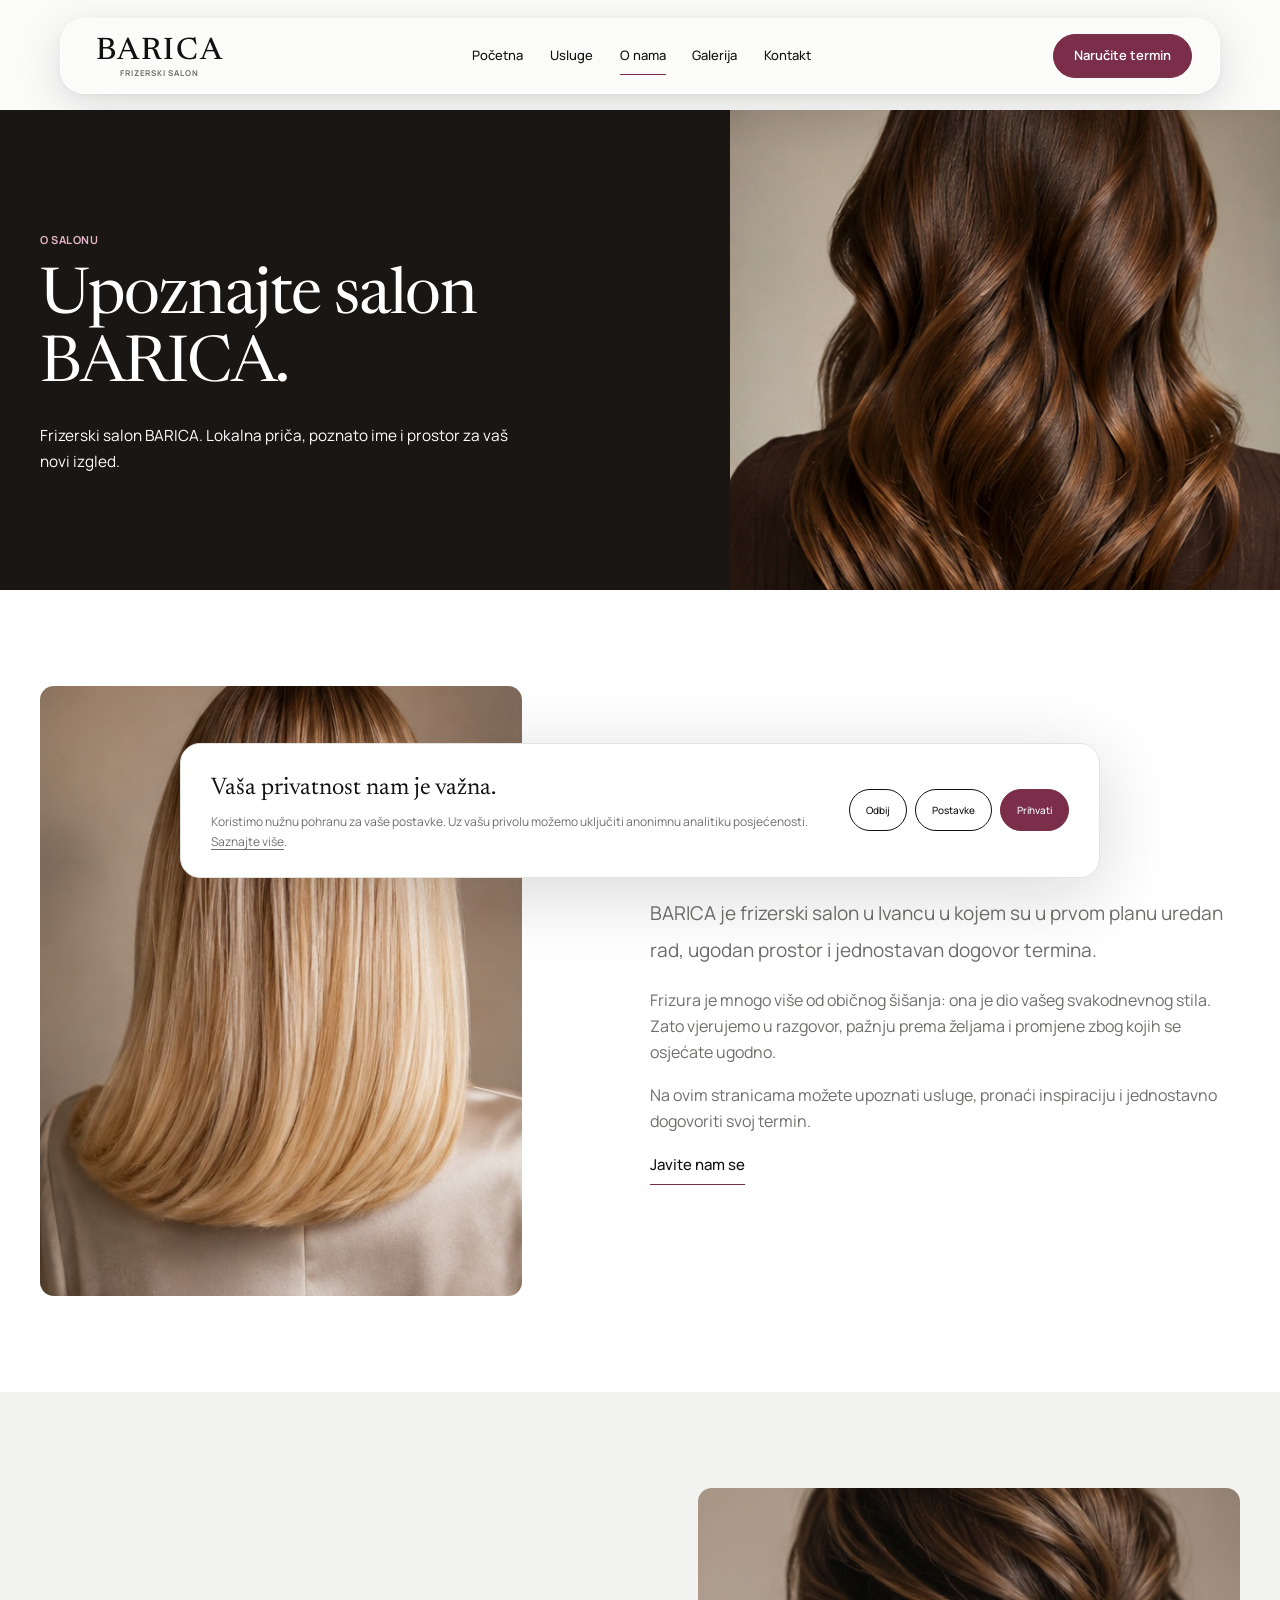
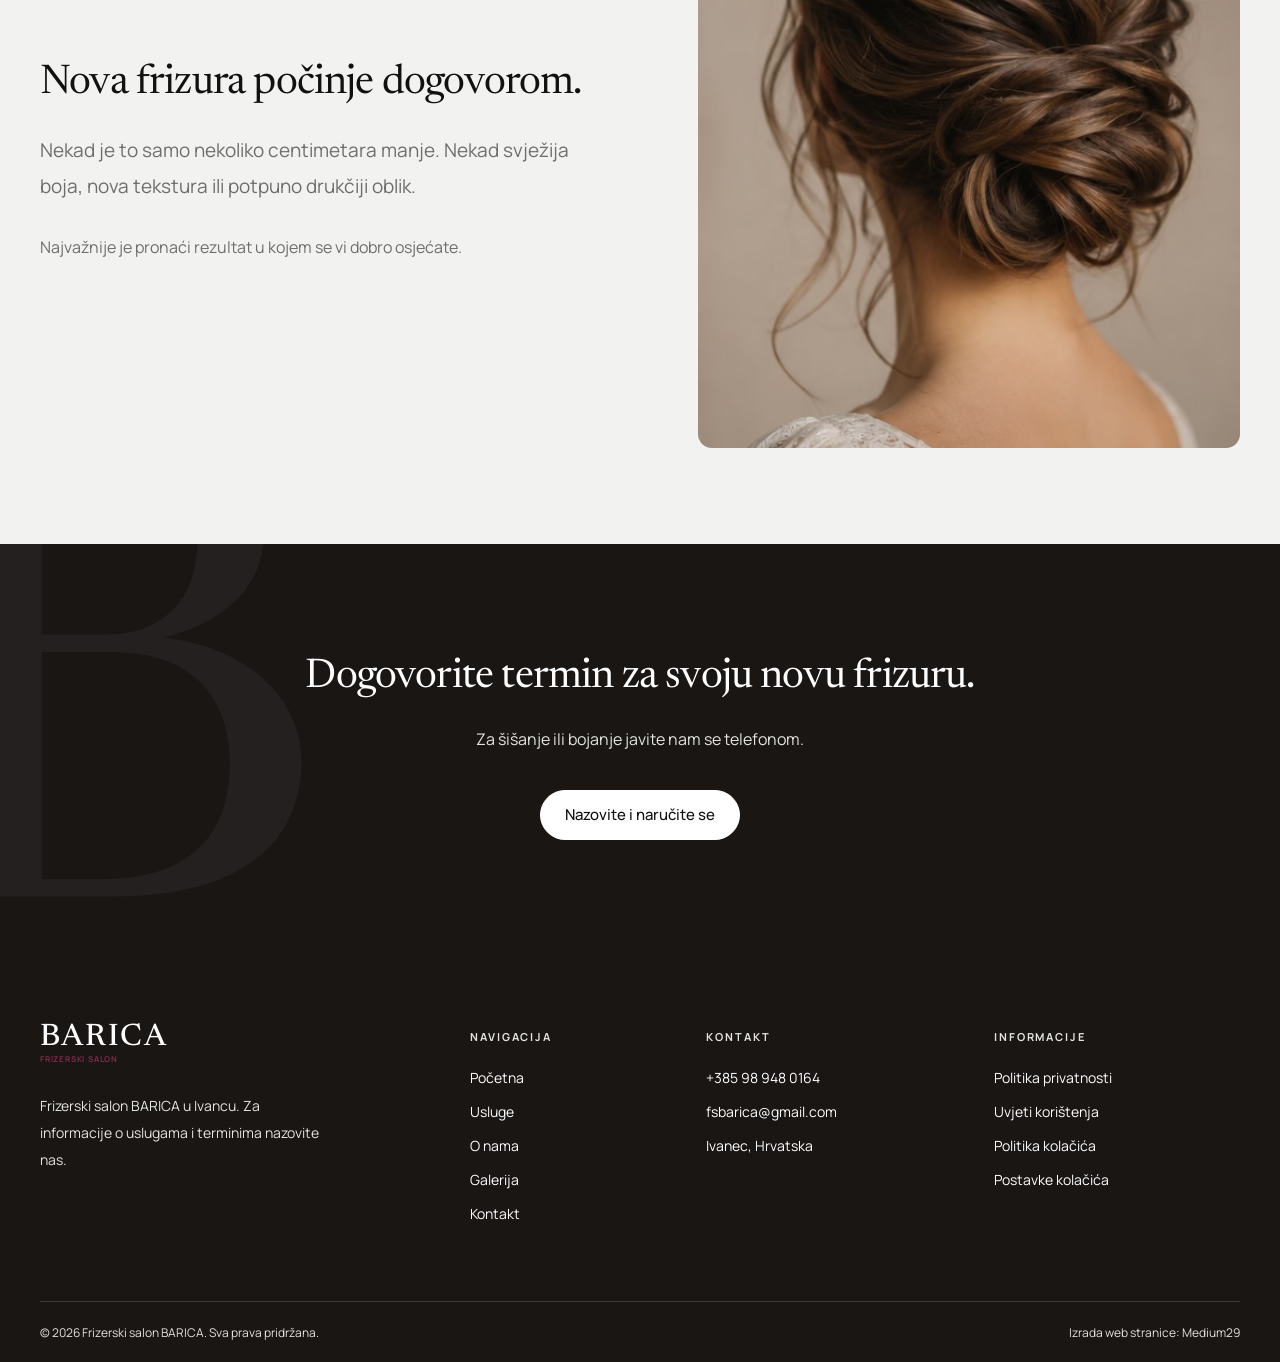
<file: o-nama/index.html>
<!DOCTYPE html>

<html lang="hr"><head><meta charset="utf-8"/><meta content="width=device-width,initial-scale=1" name="viewport"/><meta content="#FBFBFA" name="theme-color"/><meta content="light" name="color-scheme"/><meta content="index,follow,max-image-preview:large" name="robots"/><title>O salonu BARICA | Frizerski salon Ivanec</title><meta content="Upoznajte frizerski obrt BARICA iz Ivanca i vlasnicu Blaženku Hunjet. Saznajte kako dogovoriti dolazak." name="description"/><meta content="website" property="og:type"/><meta content="hr_HR" property="og:locale"/><meta content="Frizerski salon BARICA" property="og:site_name"/><meta content="O salonu BARICA | Frizerski salon Ivanec" property="og:title"/><meta content="Upoznajte frizerski obrt BARICA iz Ivanca i vlasnicu Blaženku Hunjet. Saznajte kako dogovoriti dolazak." property="og:description"/><meta content="summary_large_image" name="twitter:card"/><meta content="O salonu BARICA | Frizerski salon Ivanec" name="twitter:title"/><meta content="Upoznajte frizerski obrt BARICA iz Ivanca i vlasnicu Blaženku Hunjet. Saznajte kako dogovoriti dolazak." name="twitter:description"/><link href="/assets/images/favicon.svg" rel="icon" type="image/svg+xml"/><link href="/assets/images/apple-touch-icon.png" rel="apple-touch-icon"/><link href="/assets/css/style.css" rel="stylesheet"/><script defer="" src="/assets/js/settings.js"></script><script defer="" src="/assets/js/main.js"></script><script type="application/ld+json">{"@context":"https://schema.org","@type":"HairSalon","name":"Frizerski salon BARICA","description":"Frizerski salon BARICA u Ivancu.","telephone":"+385989480164","email":"fsbarica@gmail.com","address":{"@type":"PostalAddress","addressLocality":"Ivanec","addressCountry":"HR"}}</script></head><body><script src="/assets/js/early.js"></script><a class="skip-link skip-link--hidden" href="#glavni-sadrzaj">Preskoči na sadržaj</a><header class="site-header"><div class="header-inner container"><a aria-label="BARICA — početna" class="logo" href="/"><span class="logo__word">BARICA</span><span class="logo__sub">FRIZERSKI SALON</span></a><nav aria-label="Glavna navigacija" class="main-nav" id="main-nav"><a href="/">Početna</a><a href="/usluge/">Usluge</a><a aria-current="page" href="/o-nama/">O nama</a><a href="/galerija/">Galerija</a><a href="/kontakt/">Kontakt</a></nav><a class="btn header-cta" href="tel:+385989480164">Naručite termin </a><button aria-controls="main-nav" aria-expanded="false" aria-label="Otvori izbornik" class="menu-toggle" type="button"><span class="menu-toggle__lines"></span></button></div></header><main id="glavni-sadrzaj"><section class="page-hero page-hero--photo page-hero--about"><img alt="Sjajna smeđa kosa oblikovana u mekane valove, detalj frizure" class="page-hero__bg" data-image-source="editorial" decoding="async" fetchpriority="high" height="1720" loading="eager" src="/assets/images/barica-about-hero-hq.avif" width="1160"/><div class="container page-hero__inner"><div><span class="eyebrow text-accent">O salonu</span><h1>Upoznajte salon BARICA.</h1></div><p>Frizerski salon BARICA. Lokalna priča, poznato ime i prostor za vaš novi izgled.</p></div></section><section class="section section--white"><div class="container story-grid"><div class="photo reveal"><img alt="Svijetloplava ravna kosa s elegantnim završetkom" data-image-source="editorial" decoding="async" height="760" loading="lazy" src="/assets/images/blonde-sleek.avif" width="506"/></div><div class="reveal"><span class="eyebrow">Barica u Ivancu</span><h2>Frizure za različite prilike.</h2><p class="lead">BARICA je frizerski salon u Ivancu u kojem su u prvom planu uredan rad, ugodan prostor i jednostavan dogovor termina.</p><p>Frizura je mnogo više od običnog šišanja: ona je dio vašeg svakodnevnog stila. Zato vjerujemo u razgovor, pažnju prema željama i promjene zbog kojih se osjećate ugodno.</p><p>Na ovim stranicama možete upoznati usluge, pronaći inspiraciju i jednostavno dogovoriti svoj termin.</p><a class="text-link" href="/kontakt/">Javite nam se </a></div></div></section><section class="section section--paper"><div class="container intro-grid"><div class="intro-grid__copy reveal"><h2>Nova frizura počinje dogovorom.</h2><p class="lead">Nekad je to samo nekoliko centimetara manje. Nekad svježija boja, nova tekstura ili potpuno drukčiji oblik.</p><p class="text-muted">Najvažnije je pronaći rezultat u kojem se vi dobro osjećate.</p></div><div class="photo reveal story-photo--tall"><img alt="Podignuta smeđa frizura sa suptilnim pramenovima" data-image-source="editorial" decoding="async" height="760" loading="lazy" src="/assets/images/elegant-updo.avif" width="506"/></div></div></section><section class="closing"><div class="closing__inner reveal"><h2>Dogovorite termin za svoju novu frizuru.</h2><p>Za šišanje ili bojanje javite nam se telefonom.</p><a class="btn btn--light" href="tel:+385989480164">Nazovite i naručite se </a></div></section></main><footer class="footer"><div class="container"><div class="footer__top"><div class="footer__brand"><a aria-label="BARICA — početna" class="logo" href="/"><span class="logo__word">BARICA</span><span class="logo__sub">FRIZERSKI SALON</span></a><p class="footer__copy">Frizerski salon BARICA u Ivancu. Za informacije o uslugama i terminima nazovite nas.</p></div><div><h3>Navigacija</h3><div class="footer__links"><a href="/">Početna</a><a href="/usluge/">Usluge</a><a href="/o-nama/">O nama</a><a href="/galerija/">Galerija</a><a href="/kontakt/">Kontakt</a></div></div><div><h3>Kontakt</h3><div class="footer__links"><a href="tel:+385989480164">+385 98 948 0164</a><a href="mailto:fsbarica@gmail.com">fsbarica@gmail.com</a><span>Ivanec, Hrvatska</span></div></div><div><h3>Informacije</h3><div class="footer__links"><a href="/politika-privatnosti/">Politika privatnosti</a><a href="/uvjeti-koristenja/">Uvjeti korištenja</a><a href="/politika-kolacica/">Politika kolačića</a><a data-cookie-settings="" href="#">Postavke kolačića</a></div></div></div><div class="footer__bottom"><span>© <span data-year="">2026</span> Frizerski salon BARICA. Sva prava pridržana.</span><span class="footer__signature">Izrada web stranice: <a href="https://medium29.com" rel="noopener noreferrer" target="_blank">Medium29</a></span></div></div></footer><a aria-label="Nazovite Frizerski salon BARICA za naručivanje termina" class="mobile-book" href="tel:+385989480164"><span class="mobile-book__icon"><svg aria-hidden="true" fill="none" stroke="currentColor" stroke-linecap="round" stroke-linejoin="round" stroke-width="1.8" viewbox="0 0 24 24"><path d="M22 16.9v3a2 2 0 0 1-2.2 2c-3.8-.4-7.4-1.8-10.3-4.3a20 20 0 0 1-6.1-6.1C1 8.6-.4 5 0 1.2A2 2 0 0 1 2 0h3a2 2 0 0 1 2 1.7l.7 3a2 2 0 0 1-.6 2l-1.3 1.3a16 16 0 0 0 6.2 6.2l1.3-1.3a2 2 0 0 1 2-.6l3 .7a2 2 0 0 1 1.7 2Z" transform="translate(1.5 1.5) scale(.9)"></path></svg></span><span class="mobile-book__content"><span class="mobile-book__title">Naručite termin</span><span class="mobile-book__subtitle">Dogovor telefonskim pozivom</span></span><span aria-hidden="true" class="mobile-book__end"><svg fill="none" stroke="currentColor" stroke-linecap="round" stroke-linejoin="round" stroke-width="1.8" viewbox="0 0 24 24"><path d="m9 18 6-6-6-6"></path></svg></span></a><div aria-label="Postavke kolačića" class="cookie-banner" hidden="" role="region"><div class="cookie-banner__text"><strong>Vaša privatnost nam je važna.</strong><p>Koristimo nužnu pohranu za vaše postavke. Uz vašu privolu možemo uključiti anonimnu analitiku posjećenosti. <a class="text-underlined" href="/politika-kolacica/">Saznajte više</a>.</p></div><div class="cookie-banner__actions"><button class="btn btn--outline" data-cookie-reject="" type="button">Odbij</button><button class="btn btn--outline" data-cookie-settings="" type="button">Postavke</button><button class="btn" data-cookie-accept="" type="button">Prihvati</button></div></div><div class="cookie-modal" hidden="" role="presentation"><div aria-label="Postavke kolačića" aria-modal="true" class="cookie-modal__panel" role="dialog" tabindex="-1"><button aria-label="Zatvori postavke" class="cookie-close" data-cookie-close="" type="button">×</button><span class="eyebrow">Privatnost</span><h2>Vaše postavke</h2><p>Sami odlučujete koje neobavezne tehnologije dopuštate. Odluku možete promijeniti u podnožju stranice.</p><div class="cookie-setting"><div><strong>Nužne postavke</strong><small>Potrebne za spremanje vašeg izbora.</small></div><input aria-label="Nužne postavke uvijek su aktivne" checked="" disabled="" type="checkbox"/></div><label class="cookie-setting" for="cookie-analytics"><div><strong>Analitika</strong><small>Opcionalno mjerenje posjećenosti, samo uz privolu i nakon konfiguracije.</small></div><input id="cookie-analytics" type="checkbox"/></label><div class="cookie-modal__actions"><button class="btn btn--outline" data-cookie-reject="" type="button">Odbij sve</button><button class="btn" data-cookie-save="" type="button">Spremi odabir</button></div></div></div><div class="intro" role="presentation"><div class="intro__inner"><div class="intro__tiny">Dobro došli</div><div aria-label="BARICA" class="intro__word"><span style="--i:0">B</span><span style="--i:1">A</span><span style="--i:2">R</span><span style="--i:3">I</span><span style="--i:4">C</span><span style="--i:5">A</span></div><span class="intro__rule"></span><div class="intro__caption">Frizerski salon · Ivanec</div></div><button class="intro__skip" type="button">Preskoči intro</button></div></body></html>
</file>
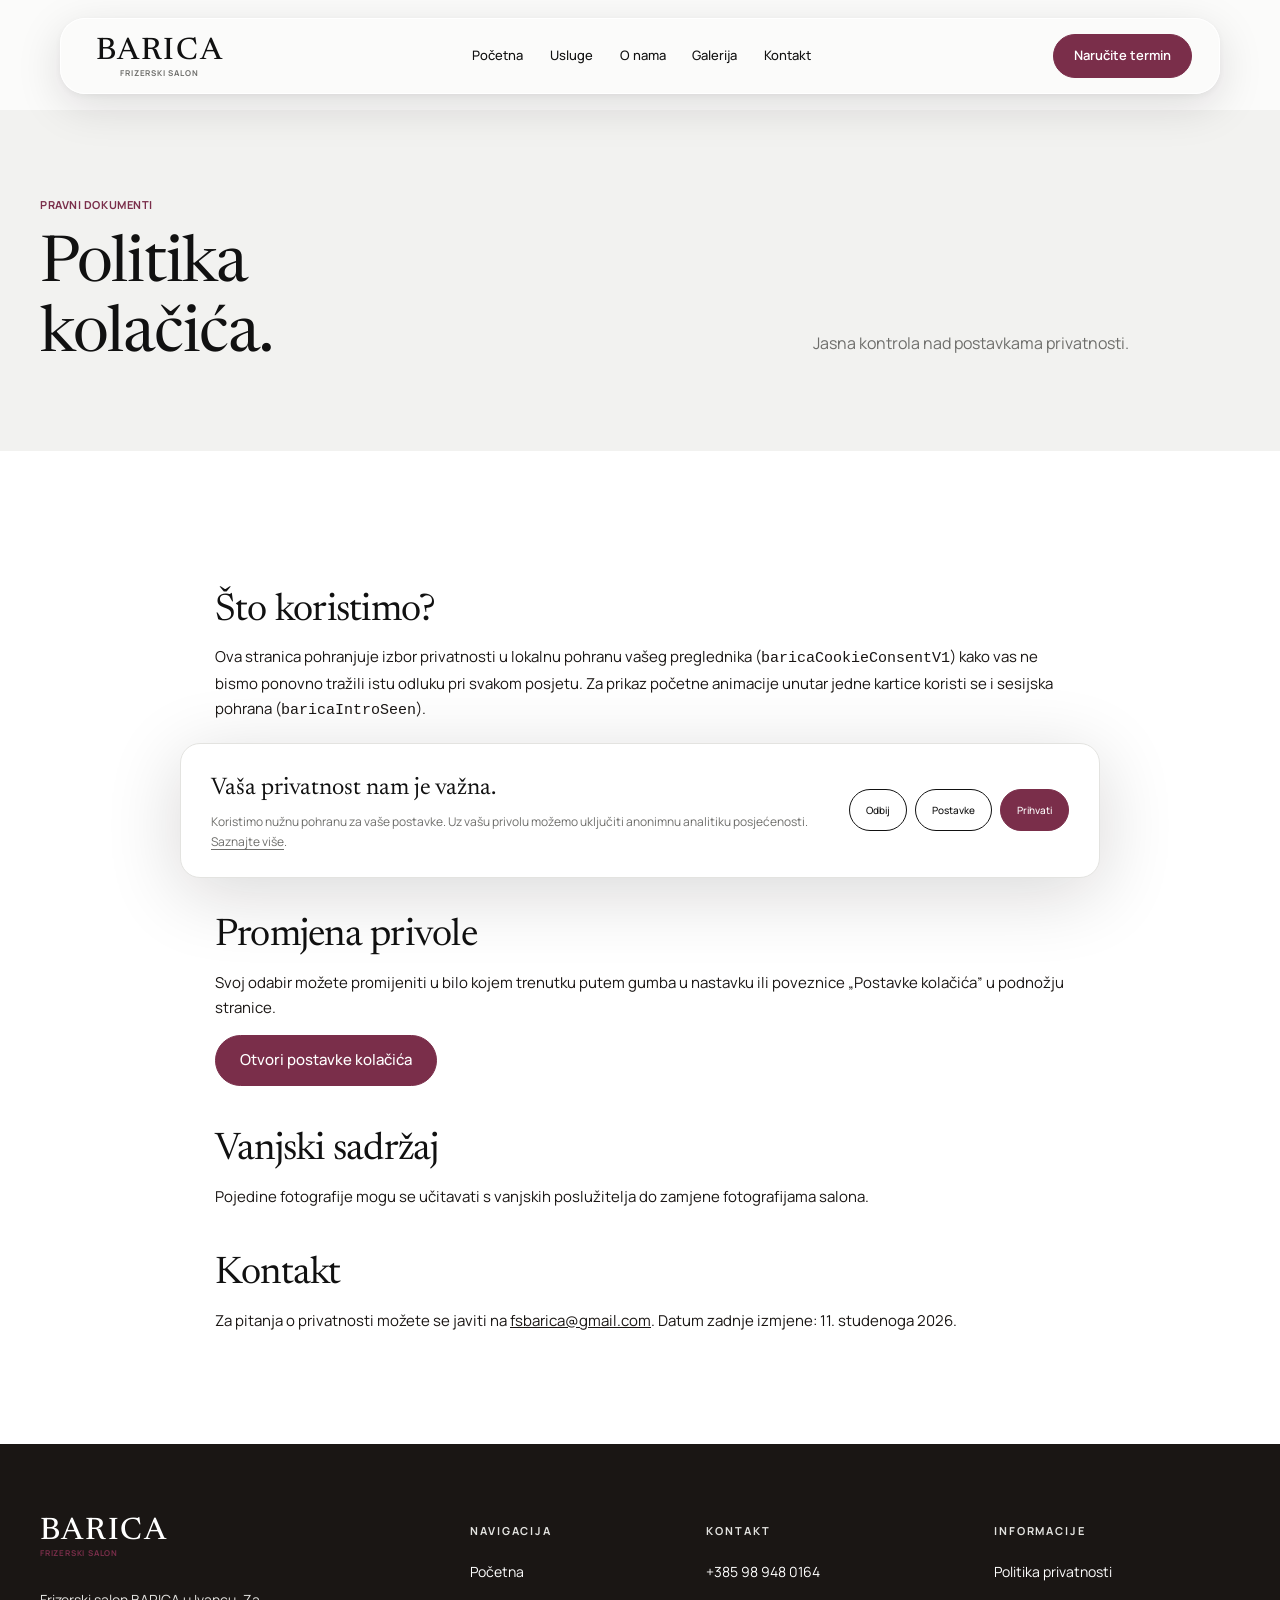
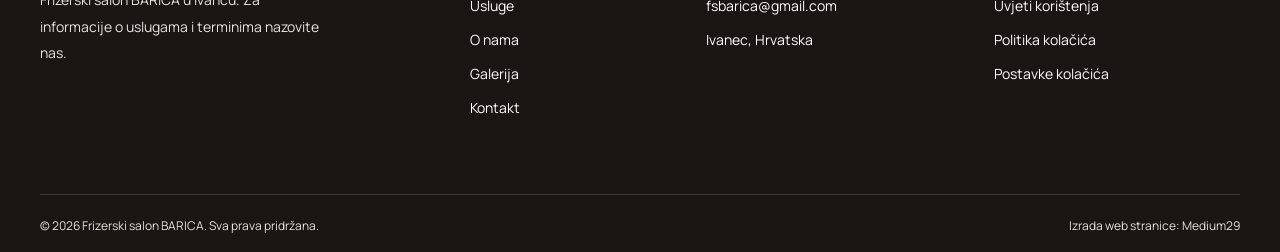
<file: politika-kolacica/index.html>
<!doctype html>
<html lang="hr"><head><meta charset="utf-8"/><meta content="width=device-width,initial-scale=1" name="viewport"/><meta content="#FBFBFA" name="theme-color"/><meta content="light" name="color-scheme"/><meta content="index,follow,max-image-preview:large" name="robots"/><title>Politika kolačića | Frizerski salon BARICA</title><meta content="Saznajte kako stranica BARICA koristi nužnu pohranu i neobaveznu analitiku uz privolu." name="description"/><meta content="website" property="og:type"/><meta content="hr_HR" property="og:locale"/><meta content="Frizerski salon BARICA" property="og:site_name"/><meta content="Politika kolačića | Frizerski salon BARICA" property="og:title"/><meta content="Saznajte kako stranica BARICA koristi nužnu pohranu i neobaveznu analitiku uz privolu." property="og:description"/><meta content="summary_large_image" name="twitter:card"/><meta content="Politika kolačića | Frizerski salon BARICA" name="twitter:title"/><meta content="Saznajte kako stranica BARICA koristi nužnu pohranu i neobaveznu analitiku uz privolu." name="twitter:description"/><link href="/assets/images/favicon.svg" rel="icon" type="image/svg+xml"/><link href="/assets/images/apple-touch-icon.png" rel="apple-touch-icon"/><link href="/assets/css/style.css" rel="stylesheet"/><script defer="" src="/assets/js/settings.js"></script><script defer="" src="/assets/js/main.js"></script><script type="application/ld+json">{"@context":"https://schema.org","@type":"HairSalon","name":"Frizerski salon BARICA","description":"Frizerski salon BARICA u Ivancu.","telephone":"+385989480164","email":"fsbarica@gmail.com","address":{"@type":"PostalAddress","addressLocality":"Ivanec","addressCountry":"HR"}}</script></head><body><script src="/assets/js/early.js"></script><a class="skip-link skip-link--hidden" href="#glavni-sadrzaj">Preskoči na sadržaj</a><header class="site-header"><div class="header-inner container"><a aria-label="BARICA — početna" class="logo" href="/"><span class="logo__word">BARICA</span><span class="logo__sub">FRIZERSKI SALON</span></a><nav aria-label="Glavna navigacija" class="main-nav" id="main-nav"><a href="/">Početna</a><a href="/usluge/">Usluge</a><a href="/o-nama/">O nama</a><a href="/galerija/">Galerija</a><a href="/kontakt/">Kontakt</a></nav><a class="btn header-cta" href="tel:+385989480164">Naručite termin </a><button aria-controls="main-nav" aria-expanded="false" aria-label="Otvori izbornik" class="menu-toggle" type="button"><span class="menu-toggle__lines"></span></button></div></header><main id="glavni-sadrzaj"><section class="page-hero"><div class="container page-hero__inner"><div><span class="eyebrow">Pravni dokumenti</span><h1>Politika<br/>kolačića.</h1></div><p>Jasna kontrola nad postavkama privatnosti.</p></div></section><section class="section section--white"><div class="container legal"><h2>Što koristimo?</h2><p>Ova stranica pohranjuje izbor privatnosti u lokalnu pohranu vašeg preglednika (<code>baricaCookieConsentV1</code>) kako vas ne bismo ponovno tražili istu odluku pri svakom posjetu. Za prikaz početne animacije unutar jedne kartice koristi se i sesijska pohrana (<code>baricaIntroSeen</code>).</p><h2>Opcionalna analitika</h2><p>Analitika posjećenosti može se koristiti samo nakon vašeg pristanka. Odbijanje neobaveznih kolačića ne ograničava osnovne funkcije stranice.</p><h2>Promjena privole</h2><p>Svoj odabir možete promijeniti u bilo kojem trenutku putem gumba u nastavku ili poveznice „Postavke kolačića” u podnožju stranice.</p><button class="btn" data-cookie-settings="" type="button">Otvori postavke kolačića</button><h2>Vanjski sadržaj</h2><p>Pojedine fotografije mogu se učitavati s vanjskih poslužitelja do zamjene fotografijama salona.</p><h2>Kontakt</h2><p>Za pitanja o privatnosti možete se javiti na <a href="mailto:fsbarica@gmail.com">fsbarica@gmail.com</a>. Datum zadnje izmjene: 11. studenoga 2026.</p></div></section></main><footer class="footer"><div class="container"><div class="footer__top"><div class="footer__brand"><a aria-label="BARICA — početna" class="logo" href="/"><span class="logo__word">BARICA</span><span class="logo__sub">FRIZERSKI SALON</span></a><p class="footer__copy">Frizerski salon BARICA u Ivancu. Za informacije o uslugama i terminima nazovite nas.</p></div><div><h3>Navigacija</h3><div class="footer__links"><a href="/">Početna</a><a href="/usluge/">Usluge</a><a href="/o-nama/">O nama</a><a href="/galerija/">Galerija</a><a href="/kontakt/">Kontakt</a></div></div><div><h3>Kontakt</h3><div class="footer__links"><a href="tel:+385989480164">+385 98 948 0164</a><a href="mailto:fsbarica@gmail.com">fsbarica@gmail.com</a><span>Ivanec, Hrvatska</span></div></div><div><h3>Informacije</h3><div class="footer__links"><a href="/politika-privatnosti/">Politika privatnosti</a><a href="/uvjeti-koristenja/">Uvjeti korištenja</a><a href="/politika-kolacica/">Politika kolačića</a><a data-cookie-settings="" href="#">Postavke kolačića</a></div></div></div><div class="footer__bottom"><span>© <span data-year="">2026</span> Frizerski salon BARICA. Sva prava pridržana.</span><span class="footer__signature">Izrada web stranice: <a href="https://medium29.com" rel="noopener noreferrer" target="_blank">Medium29</a></span></div></div></footer><a class="mobile-book" href="tel:+385989480164" aria-label="Nazovite Frizerski salon BARICA za naručivanje termina"><span class="mobile-book__icon"><svg aria-hidden="true" viewBox="0 0 24 24" fill="none" stroke="currentColor" stroke-width="1.8" stroke-linecap="round" stroke-linejoin="round"><path d="M22 16.9v3a2 2 0 0 1-2.2 2c-3.8-.4-7.4-1.8-10.3-4.3a20 20 0 0 1-6.1-6.1C1 8.6-.4 5 0 1.2A2 2 0 0 1 2 0h3a2 2 0 0 1 2 1.7l.7 3a2 2 0 0 1-.6 2l-1.3 1.3a16 16 0 0 0 6.2 6.2l1.3-1.3a2 2 0 0 1 2-.6l3 .7a2 2 0 0 1 1.7 2Z" transform="translate(1.5 1.5) scale(.9)"/></svg></span><span class="mobile-book__content"><span class="mobile-book__title">Naručite termin</span><span class="mobile-book__subtitle">Dogovor telefonskim pozivom</span></span><span class="mobile-book__end" aria-hidden="true"><svg viewBox="0 0 24 24" fill="none" stroke="currentColor" stroke-width="1.8" stroke-linecap="round" stroke-linejoin="round"><path d="m9 18 6-6-6-6"/></svg></span></a><div aria-label="Postavke kolačića" class="cookie-banner" hidden="" role="region"><div class="cookie-banner__text"><strong>Vaša privatnost nam je važna.</strong><p>Koristimo nužnu pohranu za vaše postavke. Uz vašu privolu možemo uključiti anonimnu analitiku posjećenosti. <a class="text-underlined" href="/politika-kolacica/">Saznajte više</a>.</p></div><div class="cookie-banner__actions"><button class="btn btn--outline" data-cookie-reject="" type="button">Odbij</button><button class="btn btn--outline" data-cookie-settings="" type="button">Postavke</button><button class="btn" data-cookie-accept="" type="button">Prihvati</button></div></div><div class="cookie-modal" hidden="" role="presentation"><div aria-label="Postavke kolačića" aria-modal="true" class="cookie-modal__panel" role="dialog" tabindex="-1"><button aria-label="Zatvori postavke" class="cookie-close" data-cookie-close="" type="button">×</button><span class="eyebrow">Privatnost</span><h2>Vaše postavke</h2><p>Sami odlučujete koje neobavezne tehnologije dopuštate. Odluku možete promijeniti u podnožju stranice.</p><div class="cookie-setting"><div><strong>Nužne postavke</strong><small>Potrebne za spremanje vašeg izbora.</small></div><input aria-label="Nužne postavke uvijek su aktivne" checked="" disabled="" type="checkbox"/></div><label class="cookie-setting" for="cookie-analytics"><div><strong>Analitika</strong><small>Opcionalno mjerenje posjećenosti, samo uz privolu i nakon konfiguracije.</small></div><input id="cookie-analytics" type="checkbox"/></label><div class="cookie-modal__actions"><button class="btn btn--outline" data-cookie-reject="" type="button">Odbij sve</button><button class="btn" data-cookie-save="" type="button">Spremi odabir</button></div></div></div><div class="intro" role="presentation"><div class="intro__inner"><div class="intro__tiny">Dobro došli</div><div aria-label="BARICA" class="intro__word"><span style="--i:0">B</span><span style="--i:1">A</span><span style="--i:2">R</span><span style="--i:3">I</span><span style="--i:4">C</span><span style="--i:5">A</span></div><span class="intro__rule"></span><div class="intro__caption">Frizerski salon · Ivanec</div></div><button class="intro__skip" type="button">Preskoči intro</button></div></body></html>
</file>
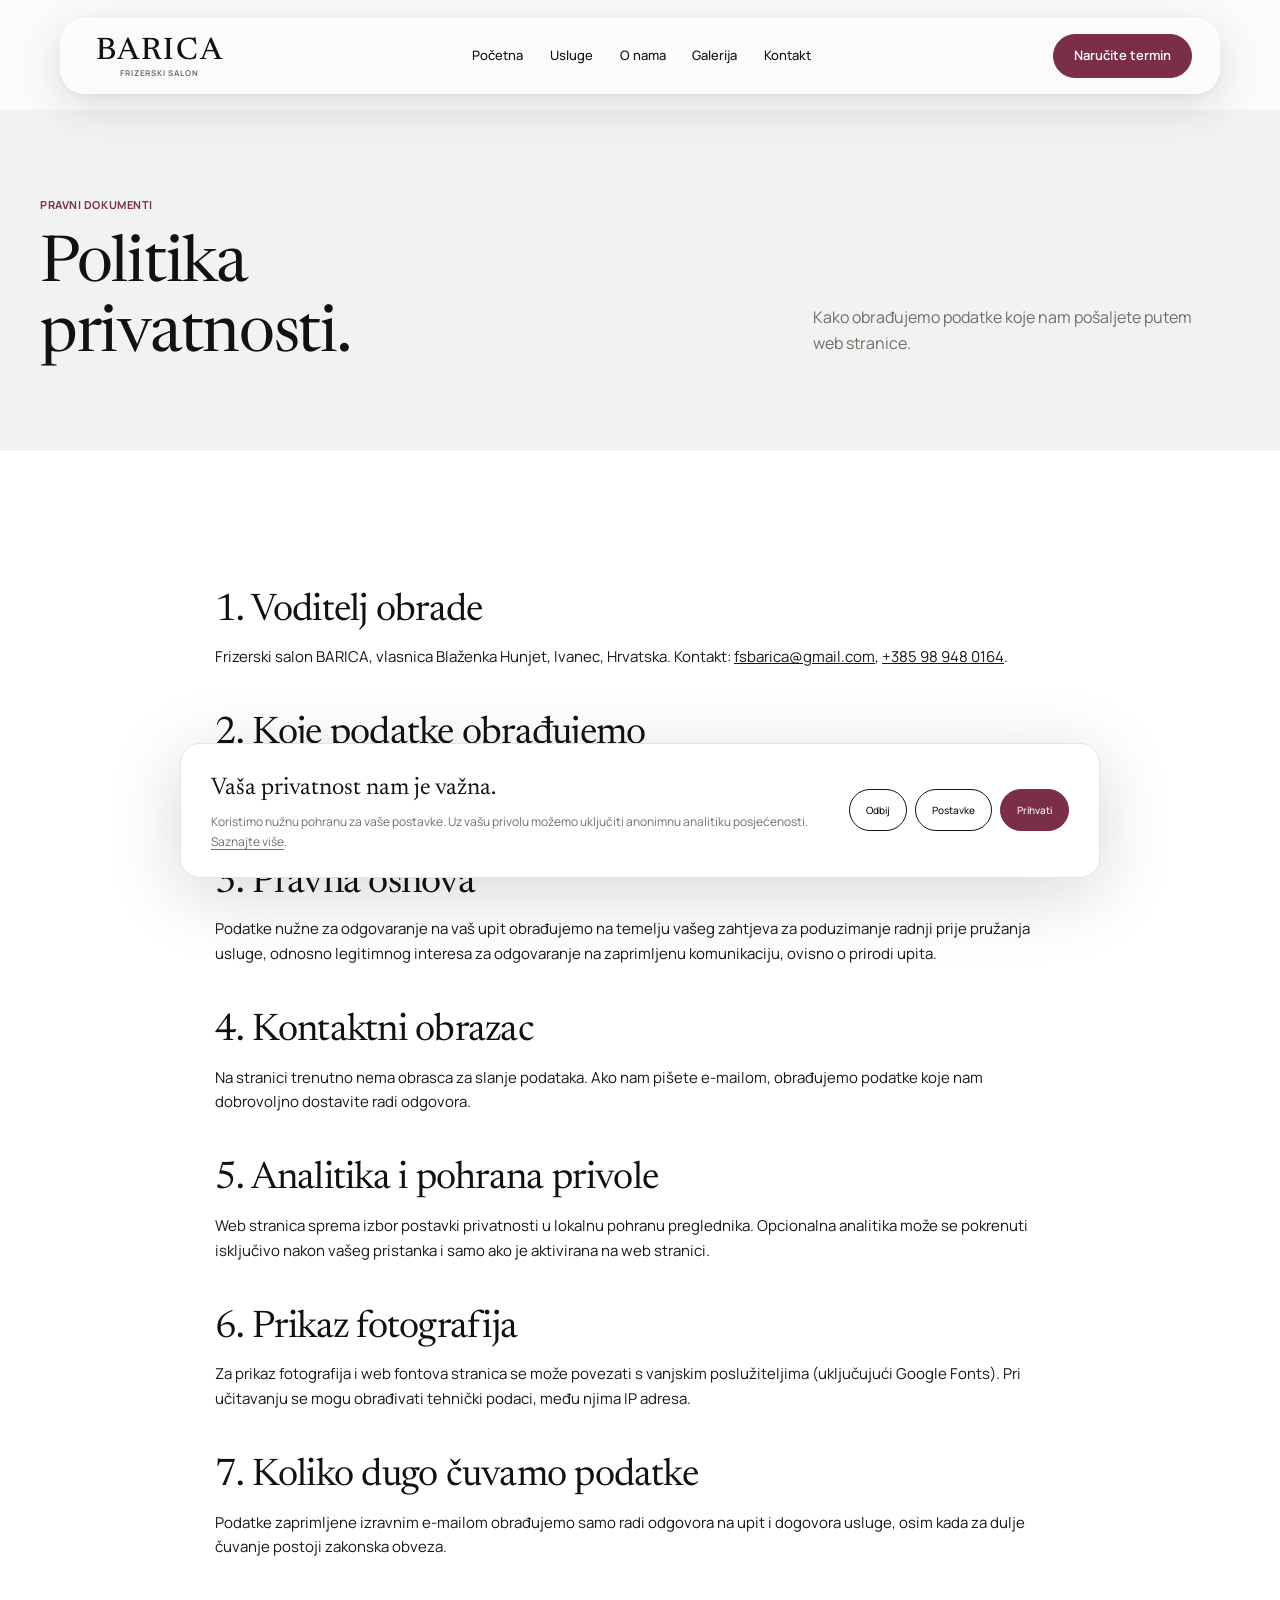
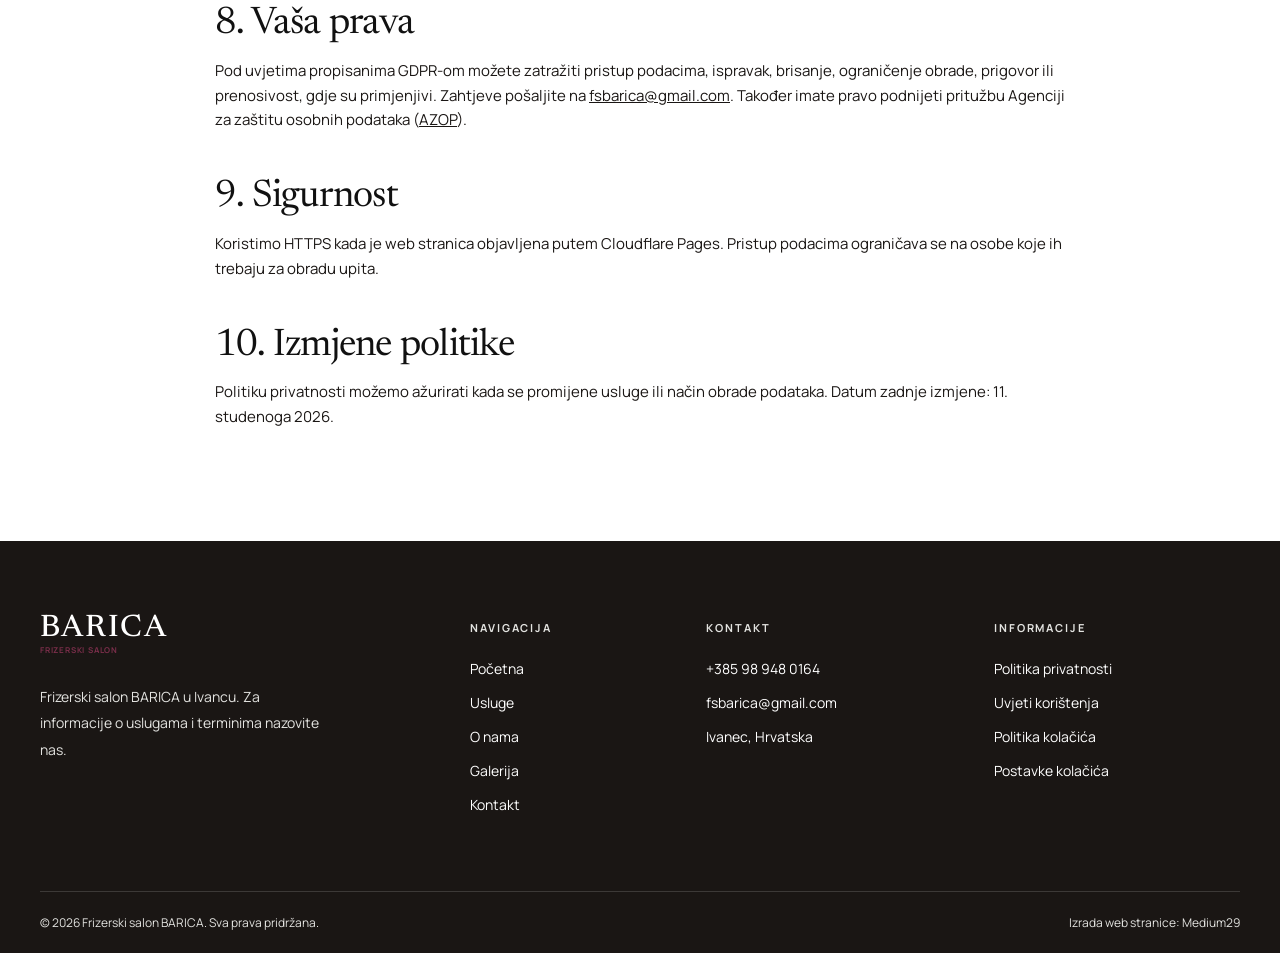
<file: politika-privatnosti/index.html>
<!doctype html>
<html lang="hr"><head><meta charset="utf-8"/><meta content="width=device-width,initial-scale=1" name="viewport"/><meta content="#FBFBFA" name="theme-color"/><meta content="light" name="color-scheme"/><meta content="index,follow,max-image-preview:large" name="robots"/><title>Politika privatnosti | Frizerski salon BARICA</title><meta content="Informacije o obradi osobnih podataka pri kontaktiranju frizerskog salona BARICA." name="description"/><meta content="website" property="og:type"/><meta content="hr_HR" property="og:locale"/><meta content="Frizerski salon BARICA" property="og:site_name"/><meta content="Politika privatnosti | Frizerski salon BARICA" property="og:title"/><meta content="Informacije o obradi osobnih podataka pri kontaktiranju frizerskog salona BARICA." property="og:description"/><meta content="summary_large_image" name="twitter:card"/><meta content="Politika privatnosti | Frizerski salon BARICA" name="twitter:title"/><meta content="Informacije o obradi osobnih podataka pri kontaktiranju frizerskog salona BARICA." name="twitter:description"/><link href="/assets/images/favicon.svg" rel="icon" type="image/svg+xml"/><link href="/assets/images/apple-touch-icon.png" rel="apple-touch-icon"/><link href="/assets/css/style.css" rel="stylesheet"/><script defer="" src="/assets/js/settings.js"></script><script defer="" src="/assets/js/main.js"></script><script type="application/ld+json">{"@context":"https://schema.org","@type":"HairSalon","name":"Frizerski salon BARICA","description":"Frizerski salon BARICA u Ivancu.","telephone":"+385989480164","email":"fsbarica@gmail.com","address":{"@type":"PostalAddress","addressLocality":"Ivanec","addressCountry":"HR"}}</script></head><body><script src="/assets/js/early.js"></script><a class="skip-link skip-link--hidden" href="#glavni-sadrzaj">Preskoči na sadržaj</a><header class="site-header"><div class="header-inner container"><a aria-label="BARICA — početna" class="logo" href="/"><span class="logo__word">BARICA</span><span class="logo__sub">FRIZERSKI SALON</span></a><nav aria-label="Glavna navigacija" class="main-nav" id="main-nav"><a href="/">Početna</a><a href="/usluge/">Usluge</a><a href="/o-nama/">O nama</a><a href="/galerija/">Galerija</a><a href="/kontakt/">Kontakt</a></nav><a class="btn header-cta" href="tel:+385989480164">Naručite termin </a><button aria-controls="main-nav" aria-expanded="false" aria-label="Otvori izbornik" class="menu-toggle" type="button"><span class="menu-toggle__lines"></span></button></div></header><main id="glavni-sadrzaj"><section class="page-hero"><div class="container page-hero__inner"><div><span class="eyebrow">Pravni dokumenti</span><h1>Politika<br/>privatnosti.</h1></div><p>Kako obrađujemo podatke koje nam pošaljete putem web stranice.</p></div></section><section class="section section--white"><div class="container legal"><h2>1. Voditelj obrade</h2><p>Frizerski salon BARICA, vlasnica Blaženka Hunjet, Ivanec, Hrvatska. Kontakt: <a href="mailto:fsbarica@gmail.com">fsbarica@gmail.com</a>, <a href="tel:+385989480164">+385 98 948 0164</a>.</p><h2>2. Koje podatke obrađujemo</h2><p>Kada nas kontaktirate, možete nam dostaviti ime i prezime, e-mail adresu, telefon te sadržaj poruke. Te podatke koristimo isključivo za obradu vašeg upita, dogovor termina i komunikaciju.</p><h2>3. Pravna osnova</h2><p>Podatke nužne za odgovaranje na vaš upit obrađujemo na temelju vašeg zahtjeva za poduzimanje radnji prije pružanja usluge, odnosno legitimnog interesa za odgovaranje na zaprimljenu komunikaciju, ovisno o prirodi upita.</p><h2>4. Kontaktni obrazac</h2><p>Na stranici trenutno nema obrasca za slanje podataka. Ako nam pišete e-mailom, obrađujemo podatke koje nam dobrovoljno dostavite radi odgovora.</p><h2>5. Analitika i pohrana privole</h2><p>Web stranica sprema izbor postavki privatnosti u lokalnu pohranu preglednika. Opcionalna analitika može se pokrenuti isključivo nakon vašeg pristanka i samo ako je aktivirana na web stranici.</p><h2>6. Prikaz fotografija</h2><p>Za prikaz fotografija i web fontova stranica se može povezati s vanjskim poslužiteljima (uključujući Google Fonts). Pri učitavanju se mogu obrađivati tehnički podaci, među njima IP adresa.</p><h2>7. Koliko dugo čuvamo podatke</h2><p>Podatke zaprimljene izravnim e-mailom obrađujemo samo radi odgovora na upit i dogovora usluge, osim kada za dulje čuvanje postoji zakonska obveza.</p><h2>8. Vaša prava</h2><p>Pod uvjetima propisanima GDPR-om možete zatražiti pristup podacima, ispravak, brisanje, ograničenje obrade, prigovor ili prenosivost, gdje su primjenjivi. Zahtjeve pošaljite na <a href="mailto:fsbarica@gmail.com">fsbarica@gmail.com</a>. Također imate pravo podnijeti pritužbu Agenciji za zaštitu osobnih podataka (<a href="https://azop.hr" rel="noopener noreferrer" target="_blank">AZOP</a>).</p><h2>9. Sigurnost</h2><p>Koristimo HTTPS kada je web stranica objavljena putem Cloudflare Pages. Pristup podacima ograničava se na osobe koje ih trebaju za obradu upita.</p><h2>10. Izmjene politike</h2><p>Politiku privatnosti možemo ažurirati kada se promijene usluge ili način obrade podataka. Datum zadnje izmjene: 11. studenoga 2026.</p></div></section></main><footer class="footer"><div class="container"><div class="footer__top"><div class="footer__brand"><a aria-label="BARICA — početna" class="logo" href="/"><span class="logo__word">BARICA</span><span class="logo__sub">FRIZERSKI SALON</span></a><p class="footer__copy">Frizerski salon BARICA u Ivancu. Za informacije o uslugama i terminima nazovite nas.</p></div><div><h3>Navigacija</h3><div class="footer__links"><a href="/">Početna</a><a href="/usluge/">Usluge</a><a href="/o-nama/">O nama</a><a href="/galerija/">Galerija</a><a href="/kontakt/">Kontakt</a></div></div><div><h3>Kontakt</h3><div class="footer__links"><a href="tel:+385989480164">+385 98 948 0164</a><a href="mailto:fsbarica@gmail.com">fsbarica@gmail.com</a><span>Ivanec, Hrvatska</span></div></div><div><h3>Informacije</h3><div class="footer__links"><a href="/politika-privatnosti/">Politika privatnosti</a><a href="/uvjeti-koristenja/">Uvjeti korištenja</a><a href="/politika-kolacica/">Politika kolačića</a><a data-cookie-settings="" href="#">Postavke kolačića</a></div></div></div><div class="footer__bottom"><span>© <span data-year="">2026</span> Frizerski salon BARICA. Sva prava pridržana.</span><span class="footer__signature">Izrada web stranice: <a href="https://medium29.com" rel="noopener noreferrer" target="_blank">Medium29</a></span></div></div></footer><a class="mobile-book" href="tel:+385989480164" aria-label="Nazovite Frizerski salon BARICA za naručivanje termina"><span class="mobile-book__icon"><svg aria-hidden="true" viewBox="0 0 24 24" fill="none" stroke="currentColor" stroke-width="1.8" stroke-linecap="round" stroke-linejoin="round"><path d="M22 16.9v3a2 2 0 0 1-2.2 2c-3.8-.4-7.4-1.8-10.3-4.3a20 20 0 0 1-6.1-6.1C1 8.6-.4 5 0 1.2A2 2 0 0 1 2 0h3a2 2 0 0 1 2 1.7l.7 3a2 2 0 0 1-.6 2l-1.3 1.3a16 16 0 0 0 6.2 6.2l1.3-1.3a2 2 0 0 1 2-.6l3 .7a2 2 0 0 1 1.7 2Z" transform="translate(1.5 1.5) scale(.9)"/></svg></span><span class="mobile-book__content"><span class="mobile-book__title">Naručite termin</span><span class="mobile-book__subtitle">Dogovor telefonskim pozivom</span></span><span class="mobile-book__end" aria-hidden="true"><svg viewBox="0 0 24 24" fill="none" stroke="currentColor" stroke-width="1.8" stroke-linecap="round" stroke-linejoin="round"><path d="m9 18 6-6-6-6"/></svg></span></a><div aria-label="Postavke kolačića" class="cookie-banner" hidden="" role="region"><div class="cookie-banner__text"><strong>Vaša privatnost nam je važna.</strong><p>Koristimo nužnu pohranu za vaše postavke. Uz vašu privolu možemo uključiti anonimnu analitiku posjećenosti. <a class="text-underlined" href="/politika-kolacica/">Saznajte više</a>.</p></div><div class="cookie-banner__actions"><button class="btn btn--outline" data-cookie-reject="" type="button">Odbij</button><button class="btn btn--outline" data-cookie-settings="" type="button">Postavke</button><button class="btn" data-cookie-accept="" type="button">Prihvati</button></div></div><div class="cookie-modal" hidden="" role="presentation"><div aria-label="Postavke kolačića" aria-modal="true" class="cookie-modal__panel" role="dialog" tabindex="-1"><button aria-label="Zatvori postavke" class="cookie-close" data-cookie-close="" type="button">×</button><span class="eyebrow">Privatnost</span><h2>Vaše postavke</h2><p>Sami odlučujete koje neobavezne tehnologije dopuštate. Odluku možete promijeniti u podnožju stranice.</p><div class="cookie-setting"><div><strong>Nužne postavke</strong><small>Potrebne za spremanje vašeg izbora.</small></div><input aria-label="Nužne postavke uvijek su aktivne" checked="" disabled="" type="checkbox"/></div><label class="cookie-setting" for="cookie-analytics"><div><strong>Analitika</strong><small>Opcionalno mjerenje posjećenosti, samo uz privolu i nakon konfiguracije.</small></div><input id="cookie-analytics" type="checkbox"/></label><div class="cookie-modal__actions"><button class="btn btn--outline" data-cookie-reject="" type="button">Odbij sve</button><button class="btn" data-cookie-save="" type="button">Spremi odabir</button></div></div></div><div class="intro" role="presentation"><div class="intro__inner"><div class="intro__tiny">Dobro došli</div><div aria-label="BARICA" class="intro__word"><span style="--i:0">B</span><span style="--i:1">A</span><span style="--i:2">R</span><span style="--i:3">I</span><span style="--i:4">C</span><span style="--i:5">A</span></div><span class="intro__rule"></span><div class="intro__caption">Frizerski salon · Ivanec</div></div><button class="intro__skip" type="button">Preskoči intro</button></div></body></html>
</file>
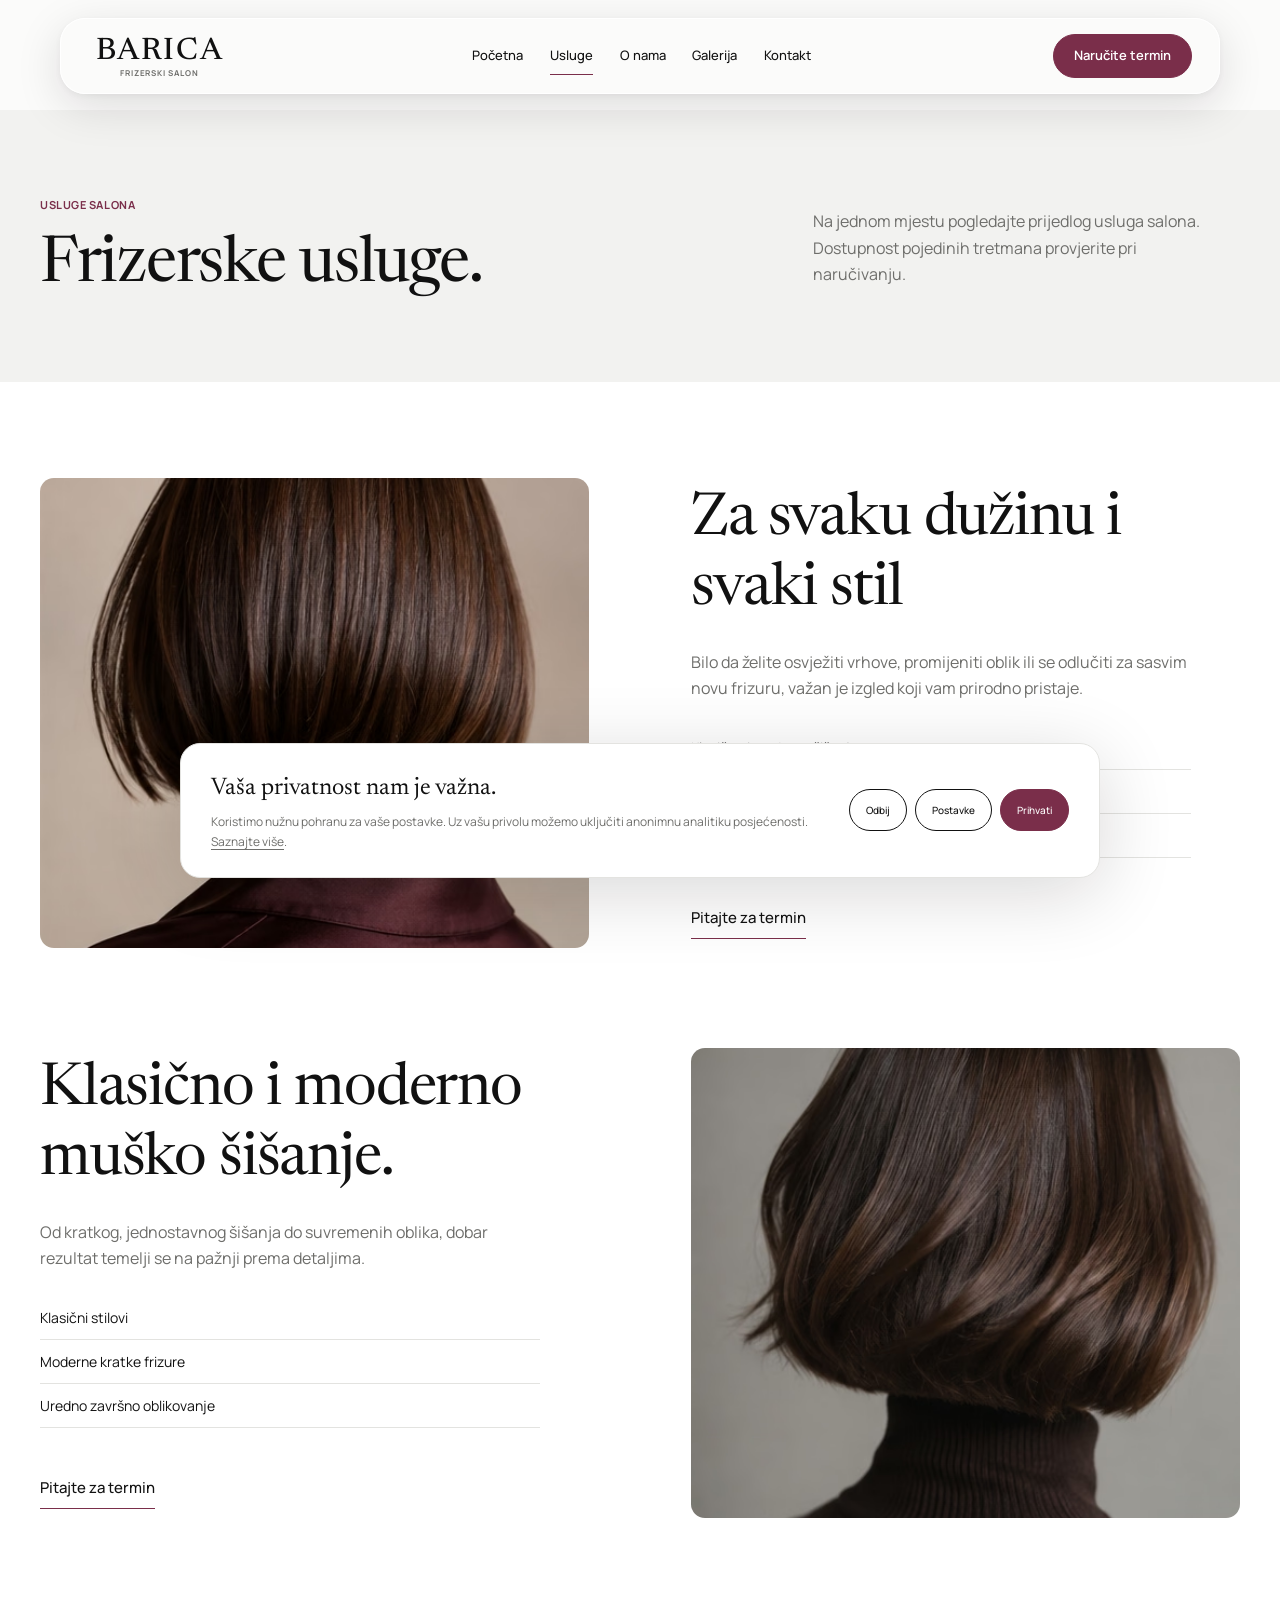
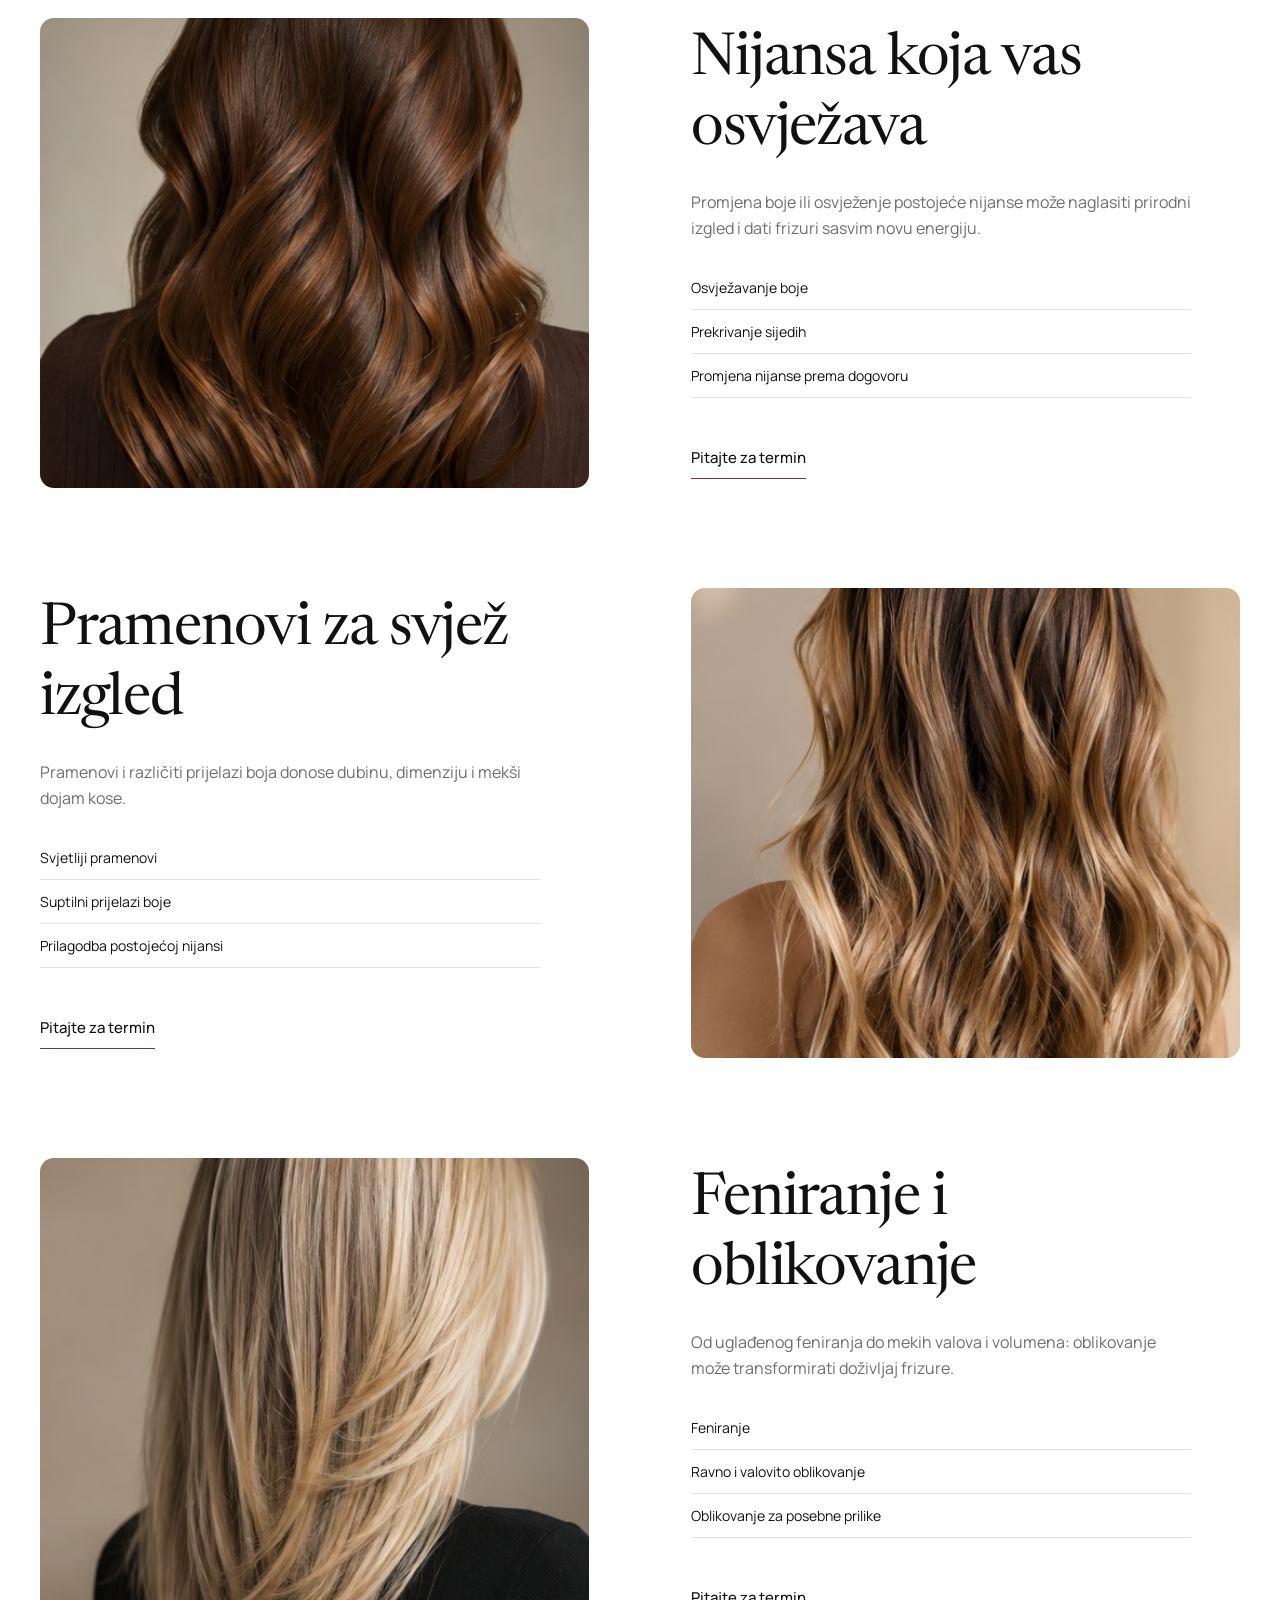
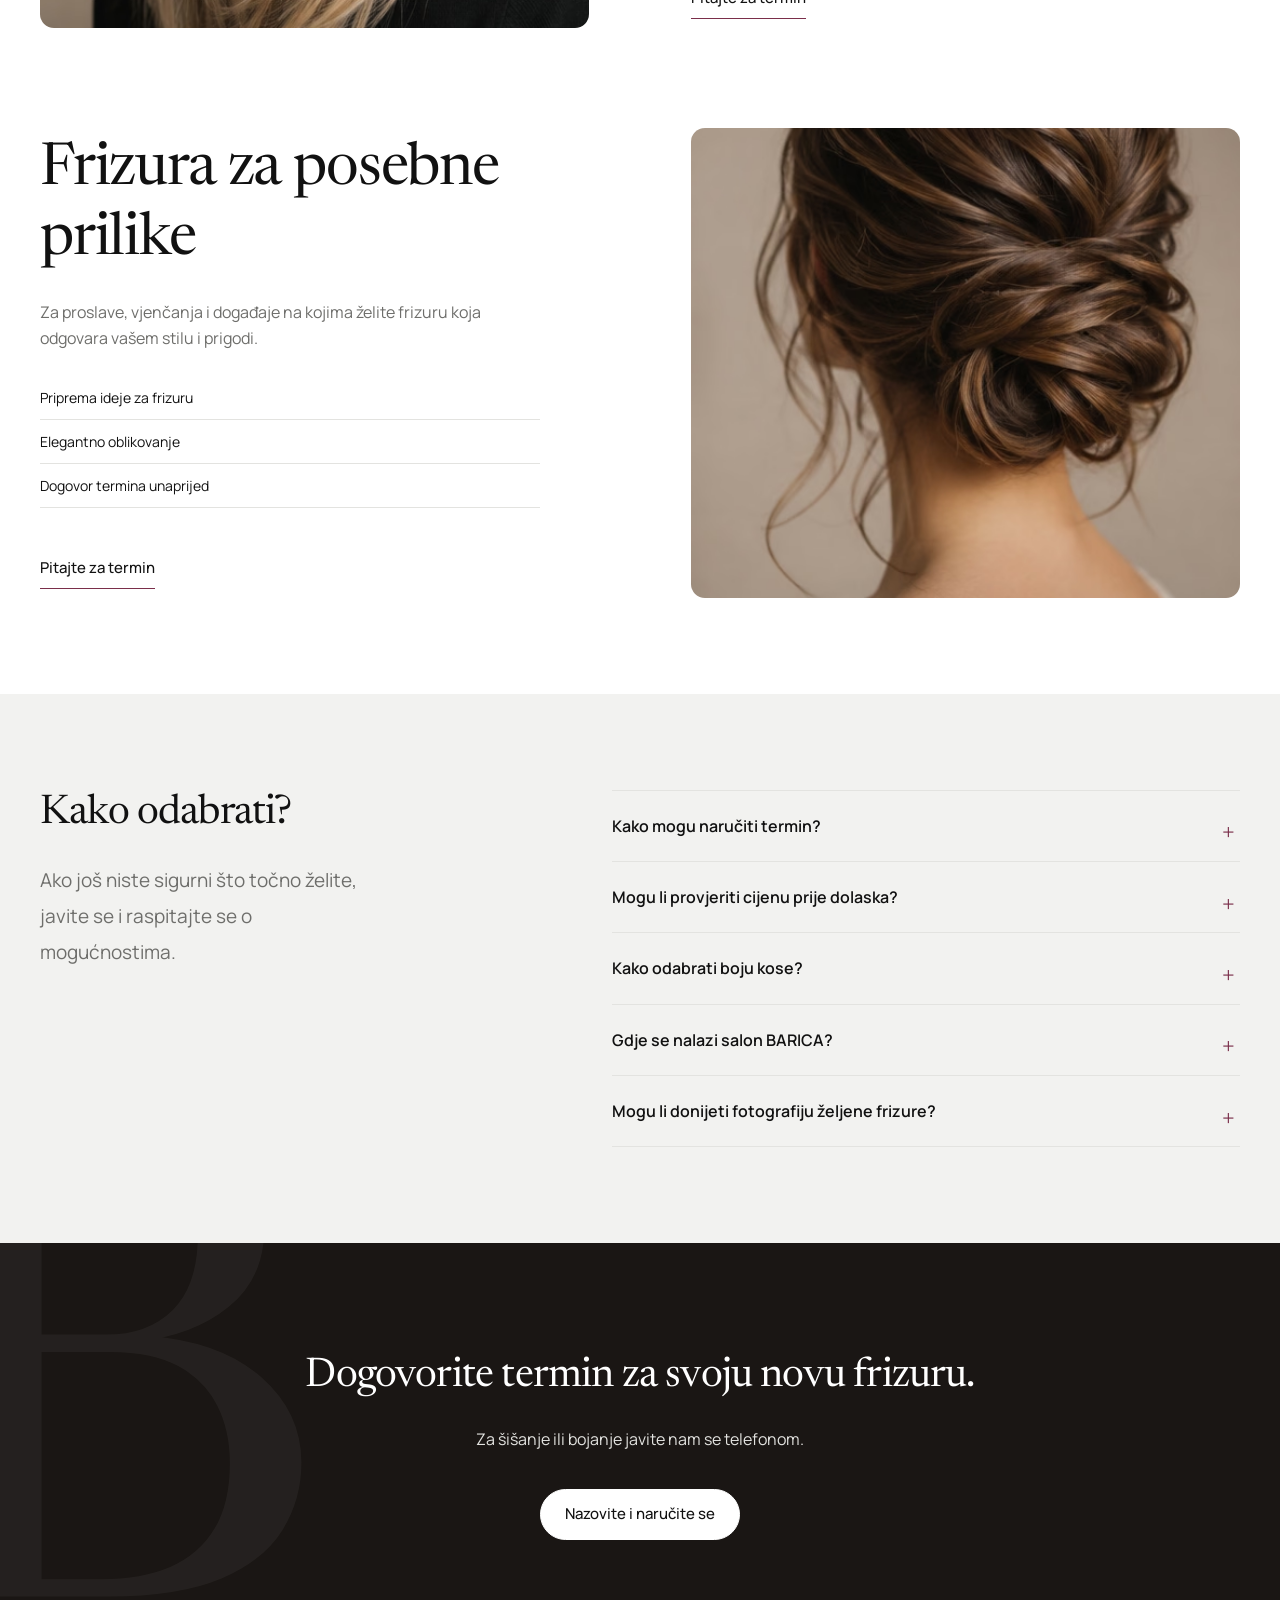
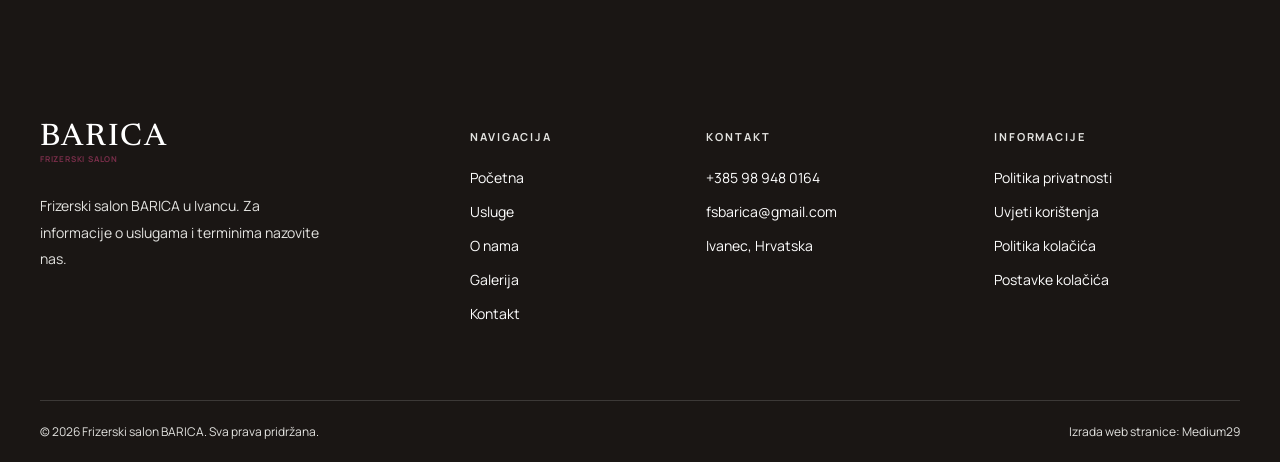
<file: usluge/index.html>
<!DOCTYPE html>

<html lang="hr"><head><meta charset="utf-8"/><meta content="width=device-width,initial-scale=1" name="viewport"/><meta content="#FBFBFA" name="theme-color"/><meta content="light" name="color-scheme"/><meta content="index,follow,max-image-preview:large" name="robots"/><title>Frizerske usluge Ivanec | BARICA</title><meta content="Saznajte koje frizerske usluge predstavlja salon BARICA u Ivancu. Šišanje, boje i frizure za posebne prilike." name="description"/><meta content="website" property="og:type"/><meta content="hr_HR" property="og:locale"/><meta content="Frizerski salon BARICA" property="og:site_name"/><meta content="Frizerske usluge Ivanec | BARICA" property="og:title"/><meta content="Saznajte koje frizerske usluge predstavlja salon BARICA u Ivancu. Šišanje, boje i frizure za posebne prilike." property="og:description"/><meta content="summary_large_image" name="twitter:card"/><meta content="Frizerske usluge Ivanec | BARICA" name="twitter:title"/><meta content="Saznajte koje frizerske usluge predstavlja salon BARICA u Ivancu. Šišanje, boje i frizure za posebne prilike." name="twitter:description"/><link href="/assets/images/favicon.svg" rel="icon" type="image/svg+xml"/><link href="/assets/images/apple-touch-icon.png" rel="apple-touch-icon"/><link href="/assets/css/style.css" rel="stylesheet"/><script defer="" src="/assets/js/settings.js"></script><script defer="" src="/assets/js/main.js"></script><script type="application/ld+json">{"@context":"https://schema.org","@type":"HairSalon","name":"Frizerski salon BARICA","description":"Frizerski salon BARICA u Ivancu.","telephone":"+385989480164","email":"fsbarica@gmail.com","address":{"@type":"PostalAddress","addressLocality":"Ivanec","addressCountry":"HR"}}</script></head><body><script src="/assets/js/early.js"></script><a class="skip-link skip-link--hidden" href="#glavni-sadrzaj">Preskoči na sadržaj</a><header class="site-header"><div class="header-inner container"><a aria-label="BARICA — početna" class="logo" href="/"><span class="logo__word">BARICA</span><span class="logo__sub">FRIZERSKI SALON</span></a><nav aria-label="Glavna navigacija" class="main-nav" id="main-nav"><a href="/">Početna</a><a aria-current="page" href="/usluge/">Usluge</a><a href="/o-nama/">O nama</a><a href="/galerija/">Galerija</a><a href="/kontakt/">Kontakt</a></nav><a class="btn header-cta" href="tel:+385989480164">Naručite termin </a><button aria-controls="main-nav" aria-expanded="false" aria-label="Otvori izbornik" class="menu-toggle" type="button"><span class="menu-toggle__lines"></span></button></div></header><main id="glavni-sadrzaj"><section class="page-hero"><div class="container page-hero__inner"><div><span class="eyebrow">Usluge salona</span><h1>Frizerske usluge.</h1></div><p>Na jednom mjestu pogledajte prijedlog usluga salona. Dostupnost pojedinih tretmana provjerite pri naručivanju.</p></div></section><section class="section section--white"><div class="container services-detail"><article class="service-detail" id="usluga-1"><div class="photo service-detail__photo reveal"><img alt="Žensko šišanje: ravna, sjajna bob frizura" data-image-source="editorial" decoding="async" height="760" loading="lazy" src="/assets/images/smooth-bob.avif" width="506"/></div><div class="service-detail__text reveal"><h2>Za svaku dužinu i svaki stil</h2><p>Bilo da želite osvježiti vrhove, promijeniti oblik ili se odlučiti za sasvim novu frizuru, važan je izgled koji vam prirodno pristaje.</p><ul class="service-detail__list"><li>Klasično i moderno šišanje</li><li>Oblikovanje prema strukturi kose</li><li>Savjet o održavanju frizure</li></ul><a class="text-link" href="tel:+385989480164">Pitajte za termin </a></div></article><article class="service-detail" id="usluga-2"><div class="photo service-detail__photo reveal"><img alt="Primjer kraće, precizno oblikovane frizure" data-image-source="editorial" decoding="async" height="760" loading="lazy" src="/assets/images/polished-bob.avif" width="506"/></div><div class="service-detail__text reveal"><h2>Klasično i moderno muško šišanje.</h2><p>Od kratkog, jednostavnog šišanja do suvremenih oblika, dobar rezultat temelji se na pažnji prema detaljima.</p><ul class="service-detail__list"><li>Klasični stilovi</li><li>Moderne kratke frizure</li><li>Uredno završno oblikovanje</li></ul><a class="text-link" href="tel:+385989480164">Pitajte za termin </a></div></article><article class="service-detail" id="usluga-3"><div class="photo service-detail__photo reveal"><img alt="Bojanje kose: prirodna kestenjasta nijansa i topli odsjaji" data-image-source="editorial" decoding="async" height="760" loading="lazy" src="/assets/images/caramel-waves.avif" width="506"/></div><div class="service-detail__text reveal"><h2>Nijansa koja vas osvježava</h2><p>Promjena boje ili osvježenje postojeće nijanse može naglasiti prirodni izgled i dati frizuri sasvim novu energiju.</p><ul class="service-detail__list"><li>Osvježavanje boje</li><li>Prekrivanje sijedih</li><li>Promjena nijanse prema dogovoru</li></ul><a class="text-link" href="tel:+385989480164">Pitajte za termin </a></div></article><article class="service-detail" id="usluga-4"><div class="photo service-detail__photo reveal"><img alt="Pramenovi: prirodno posvjetljivanje smeđe kose" data-image-source="editorial" decoding="async" height="760" loading="lazy" src="/assets/images/honey-balayage.avif" width="506"/></div><div class="service-detail__text reveal"><h2>Pramenovi za svjež izgled</h2><p>Pramenovi i različiti prijelazi boja donose dubinu, dimenziju i mekši dojam kose.</p><ul class="service-detail__list"><li>Svjetliji pramenovi</li><li>Suptilni prijelazi boje</li><li>Prilagodba postojećoj nijansi</li></ul><a class="text-link" href="tel:+385989480164">Pitajte za termin </a></div></article><article class="service-detail" id="usluga-5"><div class="photo service-detail__photo reveal"><img alt="Feniranje i oblikovanje: meki, uredni slojevi plave kose" data-image-source="editorial" decoding="async" height="760" loading="lazy" src="/assets/images/layered-blonde.avif" width="506"/></div><div class="service-detail__text reveal"><h2>Feniranje i oblikovanje</h2><p>Od uglađenog feniranja do mekih valova i volumena: oblikovanje može transformirati doživljaj frizure.</p><ul class="service-detail__list"><li>Feniranje</li><li>Ravno i valovito oblikovanje</li><li>Oblikovanje za posebne prilike</li></ul><a class="text-link" href="tel:+385989480164">Pitajte za termin </a></div></article><article class="service-detail" id="usluga-6"><div class="photo service-detail__photo reveal"><img alt="Svečana frizura: elegantna podignuta smeđa kosa" data-image-source="editorial" decoding="async" height="760" loading="lazy" src="/assets/images/elegant-updo.avif" width="506"/></div><div class="service-detail__text reveal"><h2>Frizura za posebne prilike</h2><p>Za proslave, vjenčanja i događaje na kojima želite frizuru koja odgovara vašem stilu i prigodi.</p><ul class="service-detail__list"><li>Priprema ideje za frizuru</li><li>Elegantno oblikovanje</li><li>Dogovor termina unaprijed</li></ul><a class="text-link" href="tel:+385989480164">Pitajte za termin </a></div></article></div></section><section class="section section--paper"><div class="container faq-grid"><div><h2>Kako odabrati?</h2><p class="lead">Ako još niste sigurni što točno želite, javite se i raspitajte se o mogućnostima.</p></div><div><div class="faq-list"><details class="faq-item"><summary>Kako mogu naručiti termin? <span aria-hidden="true" class="faq-plus"></span></summary><p>Za dogovor termina nazovite +385 98 948 0164.</p></details><details class="faq-item"><summary>Mogu li provjeriti cijenu prije dolaska? <span aria-hidden="true" class="faq-plus"></span></summary><p>Cijena bojanja može ovisiti o dužini i gustoći kose. Za okvirnu ponudu opišite uslugu koju želite.</p></details><details class="faq-item"><summary>Kako odabrati boju kose? <span aria-hidden="true" class="faq-plus"></span></summary><p>Prije bojanja vrijedi razgovarati o postojećoj boji, željenoj nijansi i održavanju.</p></details><details class="faq-item"><summary>Gdje se nalazi salon BARICA? <span aria-hidden="true" class="faq-plus"></span></summary><p>Salon je u Ivancu. Točnu adresu dodat ćemo nakon potvrde.</p></details><details class="faq-item"><summary>Mogu li donijeti fotografiju željene frizure? <span aria-hidden="true" class="faq-plus"></span></summary><p>Da. Fotografija je koristan primjer za razgovor o obliku i boji.</p></details></div></div></div></section><section class="closing"><div class="closing__inner reveal"><h2>Dogovorite termin za svoju novu frizuru.</h2><p>Za šišanje ili bojanje javite nam se telefonom.</p><a class="btn btn--light" href="tel:+385989480164">Nazovite i naručite se </a></div></section></main><footer class="footer"><div class="container"><div class="footer__top"><div class="footer__brand"><a aria-label="BARICA — početna" class="logo" href="/"><span class="logo__word">BARICA</span><span class="logo__sub">FRIZERSKI SALON</span></a><p class="footer__copy">Frizerski salon BARICA u Ivancu. Za informacije o uslugama i terminima nazovite nas.</p></div><div><h3>Navigacija</h3><div class="footer__links"><a href="/">Početna</a><a href="/usluge/">Usluge</a><a href="/o-nama/">O nama</a><a href="/galerija/">Galerija</a><a href="/kontakt/">Kontakt</a></div></div><div><h3>Kontakt</h3><div class="footer__links"><a href="tel:+385989480164">+385 98 948 0164</a><a href="mailto:fsbarica@gmail.com">fsbarica@gmail.com</a><span>Ivanec, Hrvatska</span></div></div><div><h3>Informacije</h3><div class="footer__links"><a href="/politika-privatnosti/">Politika privatnosti</a><a href="/uvjeti-koristenja/">Uvjeti korištenja</a><a href="/politika-kolacica/">Politika kolačića</a><a data-cookie-settings="" href="#">Postavke kolačića</a></div></div></div><div class="footer__bottom"><span>© <span data-year="">2026</span> Frizerski salon BARICA. Sva prava pridržana.</span><span class="footer__signature">Izrada web stranice: <a href="https://medium29.com" rel="noopener noreferrer" target="_blank">Medium29</a></span></div></div></footer><a class="mobile-book" href="tel:+385989480164" aria-label="Nazovite Frizerski salon BARICA za naručivanje termina"><span class="mobile-book__icon"><svg aria-hidden="true" viewBox="0 0 24 24" fill="none" stroke="currentColor" stroke-width="1.8" stroke-linecap="round" stroke-linejoin="round"><path d="M22 16.9v3a2 2 0 0 1-2.2 2c-3.8-.4-7.4-1.8-10.3-4.3a20 20 0 0 1-6.1-6.1C1 8.6-.4 5 0 1.2A2 2 0 0 1 2 0h3a2 2 0 0 1 2 1.7l.7 3a2 2 0 0 1-.6 2l-1.3 1.3a16 16 0 0 0 6.2 6.2l1.3-1.3a2 2 0 0 1 2-.6l3 .7a2 2 0 0 1 1.7 2Z" transform="translate(1.5 1.5) scale(.9)"/></svg></span><span class="mobile-book__content"><span class="mobile-book__title">Naručite termin</span><span class="mobile-book__subtitle">Dogovor telefonskim pozivom</span></span><span class="mobile-book__end" aria-hidden="true"><svg viewBox="0 0 24 24" fill="none" stroke="currentColor" stroke-width="1.8" stroke-linecap="round" stroke-linejoin="round"><path d="m9 18 6-6-6-6"/></svg></span></a><div aria-label="Postavke kolačića" class="cookie-banner" hidden="" role="region"><div class="cookie-banner__text"><strong>Vaša privatnost nam je važna.</strong><p>Koristimo nužnu pohranu za vaše postavke. Uz vašu privolu možemo uključiti anonimnu analitiku posjećenosti. <a class="text-underlined" href="/politika-kolacica/">Saznajte više</a>.</p></div><div class="cookie-banner__actions"><button class="btn btn--outline" data-cookie-reject="" type="button">Odbij</button><button class="btn btn--outline" data-cookie-settings="" type="button">Postavke</button><button class="btn" data-cookie-accept="" type="button">Prihvati</button></div></div><div class="cookie-modal" hidden="" role="presentation"><div aria-label="Postavke kolačića" aria-modal="true" class="cookie-modal__panel" role="dialog" tabindex="-1"><button aria-label="Zatvori postavke" class="cookie-close" data-cookie-close="" type="button">×</button><span class="eyebrow">Privatnost</span><h2>Vaše postavke</h2><p>Sami odlučujete koje neobavezne tehnologije dopuštate. Odluku možete promijeniti u podnožju stranice.</p><div class="cookie-setting"><div><strong>Nužne postavke</strong><small>Potrebne za spremanje vašeg izbora.</small></div><input aria-label="Nužne postavke uvijek su aktivne" checked="" disabled="" type="checkbox"/></div><label class="cookie-setting" for="cookie-analytics"><div><strong>Analitika</strong><small>Opcionalno mjerenje posjećenosti, samo uz privolu i nakon konfiguracije.</small></div><input id="cookie-analytics" type="checkbox"/></label><div class="cookie-modal__actions"><button class="btn btn--outline" data-cookie-reject="" type="button">Odbij sve</button><button class="btn" data-cookie-save="" type="button">Spremi odabir</button></div></div></div><div class="intro" role="presentation"><div class="intro__inner"><div class="intro__tiny">Dobro došli</div><div aria-label="BARICA" class="intro__word"><span style="--i:0">B</span><span style="--i:1">A</span><span style="--i:2">R</span><span style="--i:3">I</span><span style="--i:4">C</span><span style="--i:5">A</span></div><span class="intro__rule"></span><div class="intro__caption">Frizerski salon · Ivanec</div></div><button class="intro__skip" type="button">Preskoči intro</button></div></body></html>
</file>
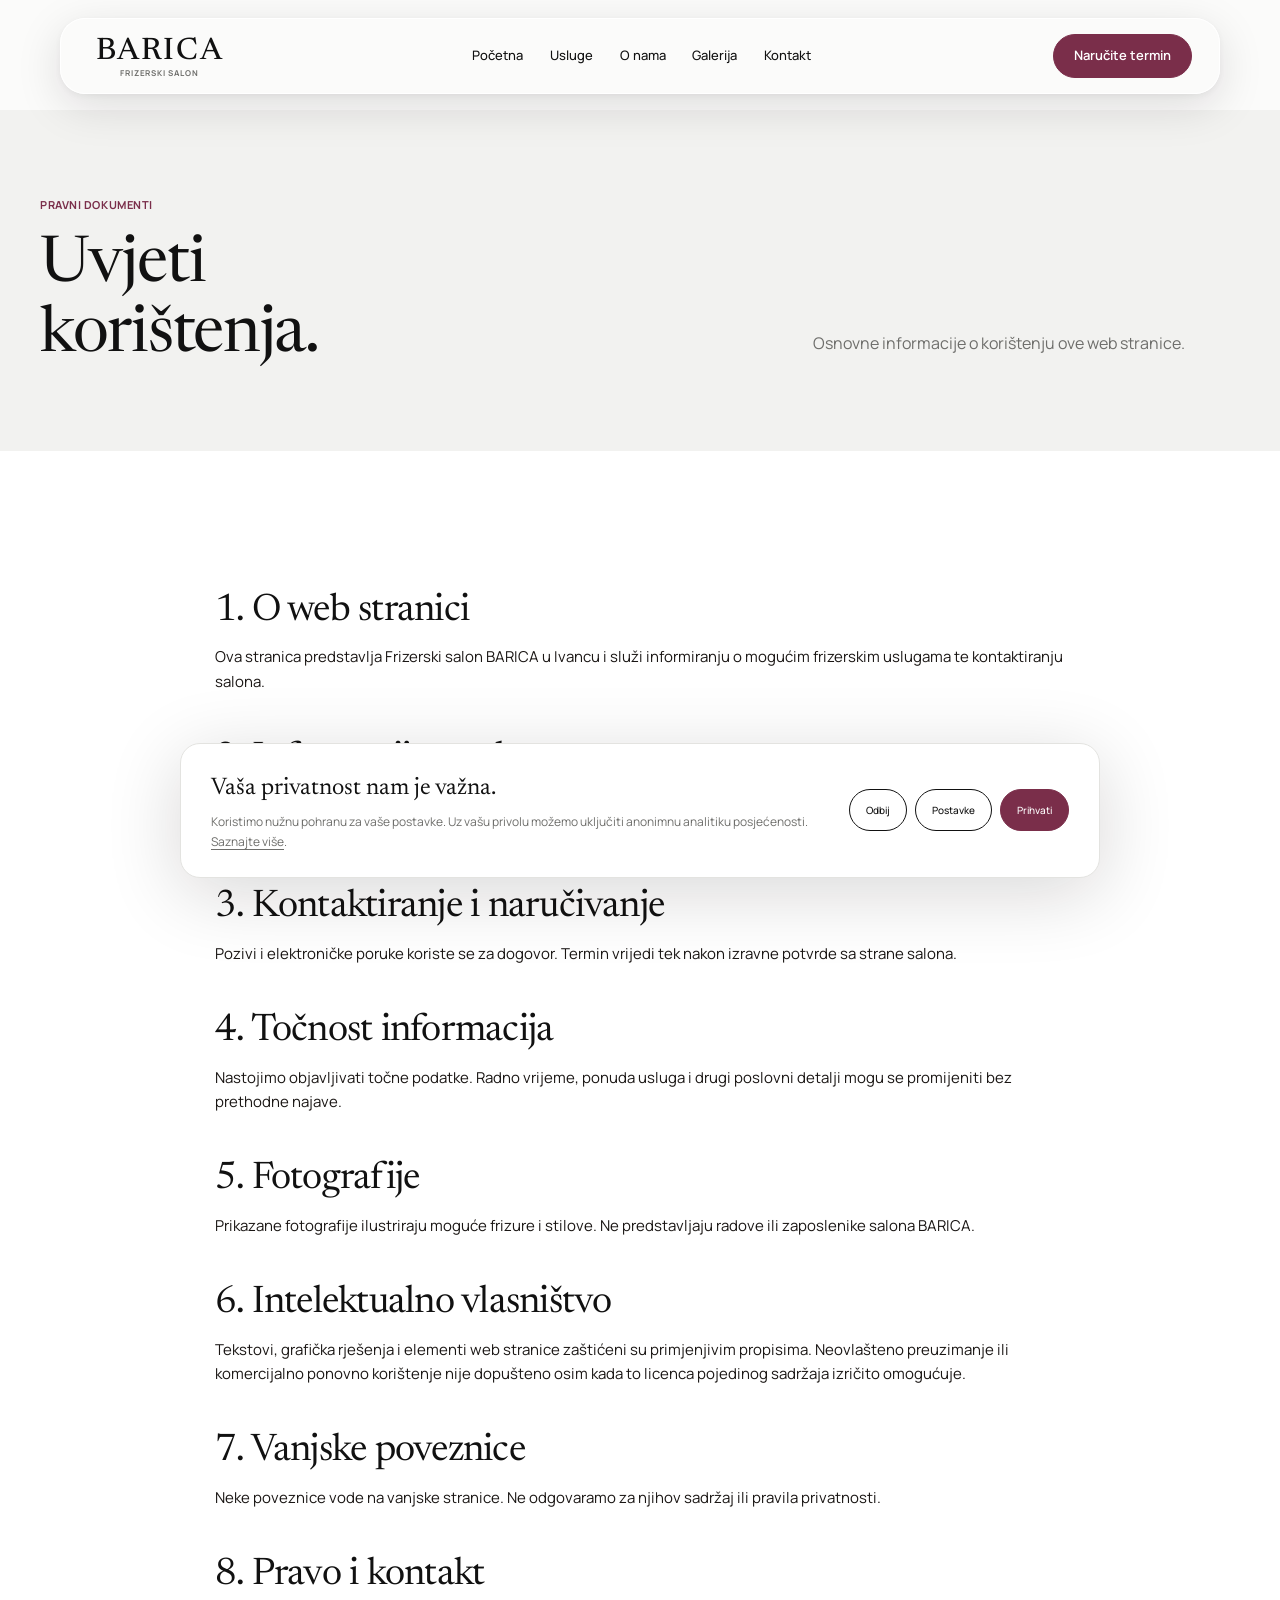
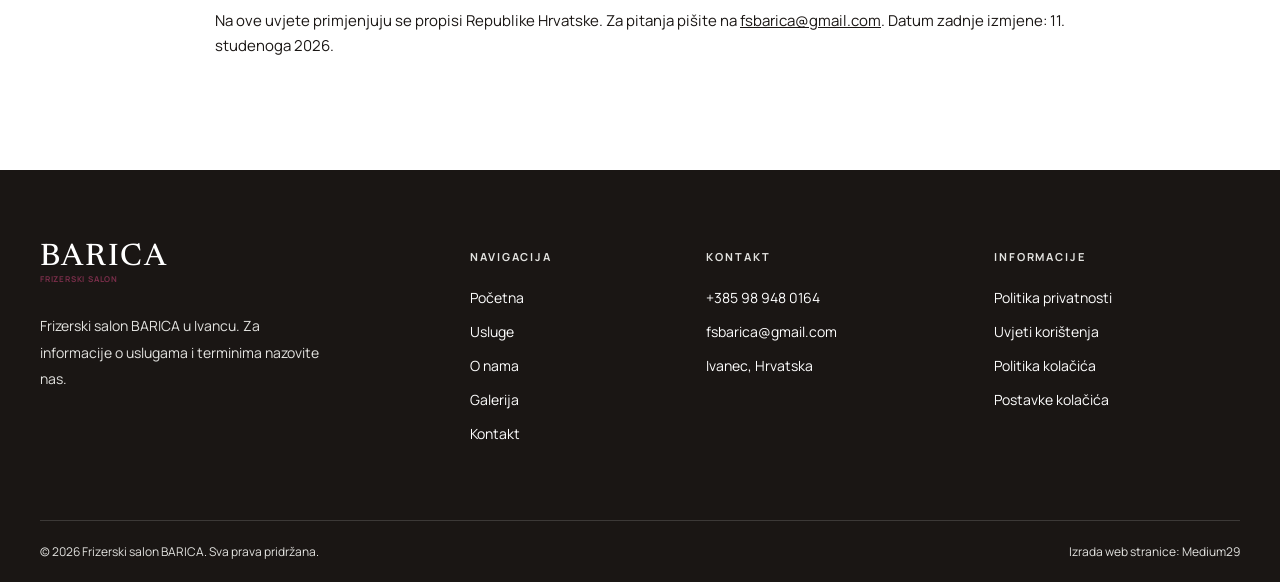
<file: uvjeti-koristenja/index.html>
<!DOCTYPE html>

<html lang="hr"><head><meta charset="utf-8"/><meta content="width=device-width,initial-scale=1" name="viewport"/><meta content="#FBFBFA" name="theme-color"/><meta content="light" name="color-scheme"/><meta content="index,follow,max-image-preview:large" name="robots"/><title>Uvjeti korištenja | Frizerski salon BARICA</title><meta content="Uvjeti korištenja službene informativne stranice Frizerskog salona BARICA iz Ivanca." name="description"/><meta content="website" property="og:type"/><meta content="hr_HR" property="og:locale"/><meta content="Frizerski salon BARICA" property="og:site_name"/><meta content="Uvjeti korištenja | Frizerski salon BARICA" property="og:title"/><meta content="Uvjeti korištenja službene informativne stranice Frizerskog salona BARICA iz Ivanca." property="og:description"/><meta content="summary_large_image" name="twitter:card"/><meta content="Uvjeti korištenja | Frizerski salon BARICA" name="twitter:title"/><meta content="Uvjeti korištenja službene informativne stranice Frizerskog salona BARICA iz Ivanca." name="twitter:description"/><link href="/assets/images/favicon.svg" rel="icon" type="image/svg+xml"/><link href="/assets/images/apple-touch-icon.png" rel="apple-touch-icon"/><link href="/assets/css/style.css" rel="stylesheet"/><script defer="" src="/assets/js/settings.js"></script><script defer="" src="/assets/js/main.js"></script><script type="application/ld+json">{"@context":"https://schema.org","@type":"HairSalon","name":"Frizerski salon BARICA","description":"Frizerski salon BARICA u Ivancu.","telephone":"+385989480164","email":"fsbarica@gmail.com","address":{"@type":"PostalAddress","addressLocality":"Ivanec","addressCountry":"HR"}}</script></head><body><script src="/assets/js/early.js"></script><a class="skip-link skip-link--hidden" href="#glavni-sadrzaj">Preskoči na sadržaj</a><header class="site-header"><div class="header-inner container"><a aria-label="BARICA — početna" class="logo" href="/"><span class="logo__word">BARICA</span><span class="logo__sub">FRIZERSKI SALON</span></a><nav aria-label="Glavna navigacija" class="main-nav" id="main-nav"><a href="/">Početna</a><a href="/usluge/">Usluge</a><a href="/o-nama/">O nama</a><a href="/galerija/">Galerija</a><a href="/kontakt/">Kontakt</a></nav><a class="btn header-cta" href="tel:+385989480164">Naručite termin </a><button aria-controls="main-nav" aria-expanded="false" aria-label="Otvori izbornik" class="menu-toggle" type="button"><span class="menu-toggle__lines"></span></button></div></header><main id="glavni-sadrzaj"><section class="page-hero"><div class="container page-hero__inner"><div><span class="eyebrow">Pravni dokumenti</span><h1>Uvjeti<br/>korištenja.</h1></div><p>Osnovne informacije o korištenju ove web stranice.</p></div></section><section class="section section--white"><div class="container legal"><h2>1. O web stranici</h2><p>Ova stranica predstavlja Frizerski salon BARICA u Ivancu i služi informiranju o mogućim frizerskim uslugama te kontaktiranju salona.</p><h2>2. Informacije o uslugama</h2><p>Opisi usluga imaju informativnu svrhu. Dostupnost pojedine usluge, eventualnu cijenu i termin potrebno je potvrditi izravno sa salonom prije dolaska. Slanje upita ne predstavlja automatski potvrđenu rezervaciju.</p><h2>3. Kontaktiranje i naručivanje</h2><p>Pozivi i elektroničke poruke koriste se za dogovor. Termin vrijedi tek nakon izravne potvrde sa strane salona.</p><h2>4. Točnost informacija</h2><p>Nastojimo objavljivati točne podatke. Radno vrijeme, ponuda usluga i drugi poslovni detalji mogu se promijeniti bez prethodne najave.</p><h2>5. Fotografije</h2><p>Prikazane fotografije ilustriraju moguće frizure i stilove. Ne predstavljaju radove ili zaposlenike salona BARICA.</p><h2>6. Intelektualno vlasništvo</h2><p>Tekstovi, grafička rješenja i elementi web stranice zaštićeni su primjenjivim propisima. Neovlašteno preuzimanje ili komercijalno ponovno korištenje nije dopušteno osim kada to licenca pojedinog sadržaja izričito omogućuje.</p><h2>7. Vanjske poveznice</h2><p>Neke poveznice vode na vanjske stranice. Ne odgovaramo za njihov sadržaj ili pravila privatnosti.</p><h2>8. Pravo i kontakt</h2><p>Na ove uvjete primjenjuju se propisi Republike Hrvatske. Za pitanja pišite na <a href="mailto:fsbarica@gmail.com">fsbarica@gmail.com</a>. Datum zadnje izmjene: 11. studenoga 2026.</p></div></section></main><footer class="footer"><div class="container"><div class="footer__top"><div class="footer__brand"><a aria-label="BARICA — početna" class="logo" href="/"><span class="logo__word">BARICA</span><span class="logo__sub">FRIZERSKI SALON</span></a><p class="footer__copy">Frizerski salon BARICA u Ivancu. Za informacije o uslugama i terminima nazovite nas.</p></div><div><h3>Navigacija</h3><div class="footer__links"><a href="/">Početna</a><a href="/usluge/">Usluge</a><a href="/o-nama/">O nama</a><a href="/galerija/">Galerija</a><a href="/kontakt/">Kontakt</a></div></div><div><h3>Kontakt</h3><div class="footer__links"><a href="tel:+385989480164">+385 98 948 0164</a><a href="mailto:fsbarica@gmail.com">fsbarica@gmail.com</a><span>Ivanec, Hrvatska</span></div></div><div><h3>Informacije</h3><div class="footer__links"><a href="/politika-privatnosti/">Politika privatnosti</a><a href="/uvjeti-koristenja/">Uvjeti korištenja</a><a href="/politika-kolacica/">Politika kolačića</a><a data-cookie-settings="" href="#">Postavke kolačića</a></div></div></div><div class="footer__bottom"><span>© <span data-year="">2026</span> Frizerski salon BARICA. Sva prava pridržana.</span><span class="footer__signature">Izrada web stranice: <a href="https://medium29.com" rel="noopener noreferrer" target="_blank">Medium29</a></span></div></div></footer><a class="mobile-book" href="tel:+385989480164" aria-label="Nazovite Frizerski salon BARICA za naručivanje termina"><span class="mobile-book__icon"><svg aria-hidden="true" viewBox="0 0 24 24" fill="none" stroke="currentColor" stroke-width="1.8" stroke-linecap="round" stroke-linejoin="round"><path d="M22 16.9v3a2 2 0 0 1-2.2 2c-3.8-.4-7.4-1.8-10.3-4.3a20 20 0 0 1-6.1-6.1C1 8.6-.4 5 0 1.2A2 2 0 0 1 2 0h3a2 2 0 0 1 2 1.7l.7 3a2 2 0 0 1-.6 2l-1.3 1.3a16 16 0 0 0 6.2 6.2l1.3-1.3a2 2 0 0 1 2-.6l3 .7a2 2 0 0 1 1.7 2Z" transform="translate(1.5 1.5) scale(.9)"/></svg></span><span class="mobile-book__content"><span class="mobile-book__title">Naručite termin</span><span class="mobile-book__subtitle">Dogovor telefonskim pozivom</span></span><span class="mobile-book__end" aria-hidden="true"><svg viewBox="0 0 24 24" fill="none" stroke="currentColor" stroke-width="1.8" stroke-linecap="round" stroke-linejoin="round"><path d="m9 18 6-6-6-6"/></svg></span></a><div aria-label="Postavke kolačića" class="cookie-banner" hidden="" role="region"><div class="cookie-banner__text"><strong>Vaša privatnost nam je važna.</strong><p>Koristimo nužnu pohranu za vaše postavke. Uz vašu privolu možemo uključiti anonimnu analitiku posjećenosti. <a class="text-underlined" href="/politika-kolacica/">Saznajte više</a>.</p></div><div class="cookie-banner__actions"><button class="btn btn--outline" data-cookie-reject="" type="button">Odbij</button><button class="btn btn--outline" data-cookie-settings="" type="button">Postavke</button><button class="btn" data-cookie-accept="" type="button">Prihvati</button></div></div><div class="cookie-modal" hidden="" role="presentation"><div aria-label="Postavke kolačića" aria-modal="true" class="cookie-modal__panel" role="dialog" tabindex="-1"><button aria-label="Zatvori postavke" class="cookie-close" data-cookie-close="" type="button">×</button><span class="eyebrow">Privatnost</span><h2>Vaše postavke</h2><p>Sami odlučujete koje neobavezne tehnologije dopuštate. Odluku možete promijeniti u podnožju stranice.</p><div class="cookie-setting"><div><strong>Nužne postavke</strong><small>Potrebne za spremanje vašeg izbora.</small></div><input aria-label="Nužne postavke uvijek su aktivne" checked="" disabled="" type="checkbox"/></div><label class="cookie-setting" for="cookie-analytics"><div><strong>Analitika</strong><small>Opcionalno mjerenje posjećenosti, samo uz privolu i nakon konfiguracije.</small></div><input id="cookie-analytics" type="checkbox"/></label><div class="cookie-modal__actions"><button class="btn btn--outline" data-cookie-reject="" type="button">Odbij sve</button><button class="btn" data-cookie-save="" type="button">Spremi odabir</button></div></div></div><div class="intro" role="presentation"><div class="intro__inner"><div class="intro__tiny">Dobro došli</div><div aria-label="BARICA" class="intro__word"><span style="--i:0">B</span><span style="--i:1">A</span><span style="--i:2">R</span><span style="--i:3">I</span><span style="--i:4">C</span><span style="--i:5">A</span></div><span class="intro__rule"></span><div class="intro__caption">Frizerski salon · Ivanec</div></div><button class="intro__skip" type="button">Preskoči intro</button></div></body></html>
</file>
<file: assets/css/style.css>
@import url('https://fonts.googleapis.com/css2?family=Manrope:wght@400;500;700&family=Newsreader:opsz,wght@6..72,400&display=swap');
:root{--bg:#FBFBFA;--surface:#F2F2F0;--ink:#111111;--muted:#6E6E6B;--line:#E3E3E0;--accent:#7A2E4A;--dark:#1A1614;--white:#FFFFFF;--serif:'Newsreader',Georgia,serif;--sans:'Manrope','Segoe UI',Arial,sans-serif;--container:1260px;--header:88px}
*{box-sizing:border-box}html{scroll-padding-top:var(--header);scroll-behavior:smooth}body{margin:0;background:var(--bg);color:var(--ink);font-family:var(--sans);font-size:16px;line-height:1.65;-webkit-font-smoothing:antialiased}img{display:block;width:100%;height:auto}button,input,select,textarea{font:inherit}button,a{-webkit-tap-highlight-color:transparent}a{color:inherit;text-decoration:none}button{cursor:pointer}a:focus-visible,button:focus-visible,input:focus-visible,textarea:focus-visible,select:focus-visible{outline:3px solid var(--accent);outline-offset:4px}::selection{background:var(--accent);color:var(--ink)}.container{width:min(calc(100% - 88px),var(--container));margin-inline:auto}.eyebrow{font-size:10px;font-weight:700;letter-spacing:.1em;text-transform:uppercase;color:var(--accent);line-height:1.5}.section{padding:96px 0}.section--white{background:var(--white)}.section--surface{background:var(--surface)}.section-head{display:flex;gap:40px;justify-content:space-between;align-items:end;margin-bottom:52px}.section-head__copy{max-width:470px;color:var(--muted);margin:0;font-size:15px}.section-head__copy.light{color:var(--muted)}h1,h2,h3,h4,p{margin-top:0}h1,h2,h3{font-weight:400}h1,h2,.display,.serif{font-family:var(--serif)}h1{font-size:clamp(56px,6.9vw,116px);line-height:1.02;letter-spacing:-.02em}h2{font-size:clamp(43px,5vw,78px);line-height:1.08;letter-spacing:-.02em;margin-bottom:24px}h3{font-size:clamp(25px,2.2vw,34px);line-height:1.15;letter-spacing:-.03em}.lead{font-size:clamp(16px,1.55vw,19px);color:var(--muted);line-height:1.9;max-width:620px}.text-muted{color:var(--muted)}.rule{width:58px;height:1px;background:var(--accent);display:block;margin:26px 0}.btn{min-height:54px;display:inline-flex;align-items:center;justify-content:center;gap:18px;border:1px solid var(--dark);background:var(--dark);color:var(--white);padding:14px 26px;font-size:11px;letter-spacing:.03em;text-transform:uppercase;font-weight:700;transition:background .22s,color .22s,border-color .22s,transform .22s;white-space:normal;text-align:center}.btn:hover{background:var(--dark);border-color:var(--dark);transform:translateY(-2px)}.btn--outline{background:transparent;color:var(--ink)}.btn--outline:hover{background:var(--dark);color:var(--white)}.btn--light{background:var(--white);color:var(--dark);border-color:var(--white)}.btn--light:hover{background:var(--line);color:var(--dark);border-color:var(--line)}.text-link{display:inline-flex;align-items:center;gap:15px;font-size:11px;letter-spacing:.03em;text-transform:uppercase;font-weight:700;border-bottom:1px solid var(--accent);padding-bottom:7px;transition:gap .2s}.text-link:hover{gap:23px}.text-link__arrow{font-size:19px;font-weight:400;line-height:1}.photo{overflow:hidden;background:var(--line);position:relative}.photo img{height:100%;width:100%;object-fit:cover;transition:transform .8s cubic-bezier(.2,.7,.15,1)}.photo:hover img{transform:scale(1.04)}
/* Header */
.site-header{height:var(--header);position:sticky;top:0;z-index:80;background:rgba(249,246,241,.95);backdrop-filter:blur(18px);border-bottom:1px solid rgba(70,52,42,.08);transition:box-shadow .25s,height .25s}.site-header.is-scrolled{box-shadow:0 12px 34px rgba(40,31,25,.045)}.header-inner{height:100%;display:flex;align-items:center;gap:35px}.logo{display:inline-flex;flex-direction:column;align-items:center;gap:2px;line-height:1;flex:none;min-width:149px}.logo__word{font-family:var(--serif);font-size:31px;letter-spacing:.05em;font-weight:500;margin-right:-.185em}.logo__sub{font-size:8px;font-weight:700;letter-spacing:.1em;margin-right:-.275em;color:var(--accent)}.main-nav{display:flex;gap:clamp(16px,2.5vw,42px);justify-content:center;margin:auto}.main-nav a{font-size:11px;text-transform:uppercase;letter-spacing:.03em;font-weight:700;white-space:nowrap;position:relative}.main-nav a:after{content:'';position:absolute;left:0;right:100%;height:1px;bottom:-9px;background:var(--accent);transition:right .2s}.main-nav a:hover:after,.main-nav a[aria-current=page]:after{right:0}.header-cta{min-height:45px;padding:12px 18px;font-size:10px}.menu-toggle{display:none;align-items:center;justify-content:center;border:0;background:transparent;padding:9px;width:44px;height:44px;margin-left:auto}.menu-toggle__lines,.menu-toggle__lines:before,.menu-toggle__lines:after{width:23px;height:2px;background:var(--ink);display:block;position:relative;transition:transform .22s}.menu-toggle__lines:before,.menu-toggle__lines:after{content:'';position:absolute;left:0}.menu-toggle__lines:before{top:-7px}.menu-toggle__lines:after{top:7px}.menu-toggle[aria-expanded=true] .menu-toggle__lines{background:transparent}.menu-toggle[aria-expanded=true] .menu-toggle__lines:before{top:0;transform:rotate(45deg)}.menu-toggle[aria-expanded=true] .menu-toggle__lines:after{top:0;transform:rotate(-45deg)}
/* Intro */
.intro{position:fixed;inset:0;z-index:999;background:linear-gradient(110deg,rgba(34,27,24,.90),rgba(58,39,32,.89)),url('https://images.unsplash.com/photo-1600948836101-f9ffda59d250?auto=format&fit=crop&w=1300&q=70') center/cover;display:grid;place-items:center;overflow:hidden;animation:introFallback .45s ease 2.9s both}.intro:before{content:'';position:absolute;inset:-35%;border:1px solid #ffffff12;border-radius:50%;transform:translate(43%,-14%) rotate(-28deg);pointer-events:none}.intro:after{content:'';position:absolute;inset:20% -30% auto auto;width:80vw;height:80vw;max-width:800px;max-height:800px;border:1px solid #ffffff10;border-radius:50%;pointer-events:none}.intro__inner{position:relative;color:#fff;text-align:center;padding:25px}.intro__tiny{font-size:10px;letter-spacing:.42em;margin-bottom:22px;text-transform:uppercase;color:#ccb7a9;animation:introSub .7s ease .25s both}.intro__word{display:flex;justify-content:center;align-items:center;font-size:clamp(70px,15vw,150px);font-family:var(--serif);letter-spacing:.015em;line-height:1}.intro__word span{display:inline-block;opacity:0;transform:translateY(22px);filter:blur(8px);animation:introChar .68s cubic-bezier(.15,.65,.3,1) forwards;animation-delay:calc(.32s + var(--i)*.13s)}.intro__rule{display:block;height:1px;width:0;background:#cfaa95;margin:28px auto 0;animation:ruleGrow .7s ease 1.28s forwards}.intro__caption{font-size:11px;letter-spacing:.34em;text-transform:uppercase;color:#dbc7b7;opacity:0;animation:introSub .6s ease 1.5s forwards;margin-top:16px}.intro__skip{position:absolute;bottom:25px;right:28px;background:none;border:none;color:#f5e7d9cc;font-size:10px;letter-spacing:.16em;text-transform:uppercase}.intro.is-hidden{opacity:0;visibility:hidden;pointer-events:none;transition:opacity .44s ease,visibility .44s}.intro[hidden]{display:none!important}@keyframes introChar{to{opacity:1;transform:translateY(0);filter:blur(0)}}@keyframes introSub{to{opacity:1}}@keyframes ruleGrow{to{width:96px}}@keyframes introFallback{to{opacity:0;visibility:hidden;pointer-events:none}}
/* Hero */
.hero{display:grid;grid-template-columns:48% 52%;min-height:min(730px,calc(100svh - var(--header)));background:var(--bg)}.hero__content{display:flex;flex-direction:column;align-items:start;justify-content:center;padding:70px clamp(32px,5.7vw,104px) 75px max(44px,calc((100vw - var(--container))/2));position:relative;z-index:1}.hero .eyebrow{margin-bottom:29px}.hero h1{margin-bottom:32px}.hero h1 em{font-weight:400;color:var(--accent)}.hero__text{max-width:390px;color:var(--dark);font-size:16px;line-height:1.9;margin-bottom:36px}.hero__buttons{display:flex;gap:12px;flex-wrap:wrap}.hero__photo{position:relative;background:var(--accent);overflow:hidden}.hero__photo img{width:100%;height:100%;object-fit:cover;object-position:center 34%;filter:none}.hero__photo:after{content:'';position:absolute;inset:0;background:linear-gradient(90deg,rgba(162,123,99,0.14),transparent 45%),linear-gradient(0deg,rgba(43,33,31,0.33),transparent 35%);pointer-events:none}.hero__photo-note{position:absolute;bottom:35px;left:40px;z-index:1;color:var(--white);border-left:1px solid rgba(255,255,255,0.60);padding-left:17px;text-transform:uppercase;letter-spacing:.22em;font-size:9px;line-height:1.8}.hero__vertical{position:absolute;right:26px;top:34px;writing-mode:vertical-rl;transform:rotate(180deg);color:var(--white);z-index:2;font-size:9px;letter-spacing:.26em;text-transform:uppercase}.hero__index{font-family:var(--serif);font-size:17px;color:var(--accent);margin-top:48px}
/* editorial */
.intro-grid{display:grid;grid-template-columns:1fr 1fr;gap:clamp(55px,9vw,150px);align-items:center}.intro-grid__photos{display:grid;grid-template-columns:1fr 45%;align-items:end;gap:22px;padding-bottom:42px}.intro-grid__photos .photo:first-child{height:520px}.intro-grid__photos .photo:nth-child(2){height:304px;margin-bottom:-40px}.intro-grid__copy{padding:25px 0}.intro-grid__copy .eyebrow{margin-bottom:22px}.intro-grid__copy h2{max-width:610px}.intro-grid__copy .lead{margin-bottom:30px}
/* services */
.services-list{border-top:1px solid var(--line)}.service-row{display:grid;grid-template-columns:70px 1fr 1.2fr 30px;align-items:center;gap:25px;border-bottom:1px solid var(--line);padding:32px 0;transition:padding .25s,background .25s}.service-row:hover{padding-inline:13px;background:rgba(255,255,255,0.38)}.service-row__number{color:var(--accent);font-size:11px;letter-spacing:.12em}.service-row__name{font-family:var(--serif);font-size:clamp(30px,3vw,46px);letter-spacing:-.025em;line-height:1.15}.service-row__description{color:var(--muted);font-size:13px;max-width:365px}.service-row__arrow{font-size:23px;color:var(--accent);justify-self:end}.services-side .photo{height:370px}.services-side .photo:first-child{height:450px;margin-top:35px}
/* feature band */
.feature-band{display:grid;grid-template-columns:1fr 1fr;background:var(--dark);color:var(--surface)}.feature-band__photo{min-height:570px;overflow:hidden}.feature-band__photo img{height:100%;object-fit:cover;filter:none}.feature-band__content{padding:95px min(8vw,120px);display:flex;flex-direction:column;justify-content:center}.feature-band .eyebrow{color:var(--accent)}.feature-band h2{font-size:clamp(43px,4.5vw,74px);margin:19px 0}.feature-band p{color:var(--accent);max-width:480px}.feature-band .text-link{color:var(--white);align-self:start;margin-top:30px}
/* gallery */
.gallery-grid{display:grid;grid-template-columns:1.18fr .82fr 1fr;grid-auto-rows:240px;gap:16px}.gallery-item{position:relative;border:0;padding:0;background:var(--line);overflow:hidden;text-align:left;cursor:pointer}.gallery-item img{height:100%;width:100%;object-fit:cover;transition:transform .7s cubic-bezier(.2,.7,.15,1)}.gallery-item:hover img{transform:scale(1.06)}.gallery-item:after{content:'';position:absolute;inset:0;background:linear-gradient(0deg,rgba(34,23,18,0.48),transparent 43%);pointer-events:none}.gallery-item__title{position:absolute;bottom:22px;left:23px;color:white;font-family:var(--serif);font-size:25px;z-index:1}.gallery-item--tall{grid-row:span 2}.gallery-item--wide{grid-column:span 2}.gallery-filters{display:flex;flex-wrap:wrap;gap:10px;margin:20px 0 38px}.filter-btn{border:1px solid var(--line);background:transparent;color:var(--ink);font-size:11px;letter-spacing:.1em;text-transform:uppercase;padding:11px 17px}.filter-btn:hover,.filter-btn[aria-pressed=true]{background:var(--dark);border-color:var(--dark);color:var(--white)}.gallery-item[hidden]{display:none!important}
/* values */
.values{display:grid;grid-template-columns:repeat(3,1fr);gap:60px}.value{border-top:1px solid var(--muted);padding-top:26px}.value__num{font-size:11px;letter-spacing:.03em;color:var(--accent);display:block;margin-bottom:25px}.value h3{font-size:31px;margin-bottom:15px}.value p{font-size:14px;color:var(--muted);line-height:1.85;max-width:330px}
/* faq */
.faq-grid{display:grid;grid-template-columns:1fr 1.5fr;gap:12vw}.faq-grid .lead{max-width:350px}.faq-item{border-bottom:1px solid var(--line)}.faq-item:first-child{border-top:1px solid var(--line)}.faq-item summary{list-style:none;cursor:pointer;display:flex;align-items:center;justify-content:space-between;gap:30px;padding:22px 0;font-size:16px;font-weight:600}.faq-item summary::-webkit-details-marker{display:none}.faq-plus{width:23px;height:23px;display:grid;place-items:center;flex:none;font-size:22px;color:var(--accent);font-weight:300}.faq-plus:before{content:'+'}.faq-item[open] .faq-plus:before{content:'−'}.faq-item p{color:var(--muted);font-size:14px;margin:-5px 0 25px;max-width:650px}
/* closing */
.closing{background:var(--dark);position:relative;text-align:center;color:var(--white);padding:110px 20px;overflow:hidden}.closing:before{content:'B';position:absolute;font-family:var(--serif);font-size:min(52vw,680px);line-height:1;left:0;top:50%;transform:translate(-25%,-51%);color:var(--white);opacity:.045;pointer-events:none}.closing__inner{position:relative;max-width:820px;margin:auto}.closing .eyebrow{color:var(--accent);margin-bottom:18px}.closing h2{margin-bottom:24px}.closing p{color:var(--line);margin-bottom:37px}
/* page headers */
.page-hero{background:var(--surface);padding:95px 0 95px}.page-hero__inner{display:grid;grid-template-columns:1.25fr .75fr;align-items:end;gap:60px}.page-hero h1{margin:16px 0 0;font-size:clamp(61px,8vw,118px)}.page-hero p{color:var(--muted);max-width:400px;margin-bottom:14px}.page-hero--photo{position:relative;color:var(--white);min-height:460px;display:flex;align-items:end;overflow:hidden}.page-hero--photo .page-hero__bg{position:absolute;inset:0;width:100%;height:100%;object-fit:cover;filter:none}.page-hero--photo .page-hero__inner{position:relative;z-index:1;width:100%}.page-hero--photo p{color:var(--surface)}
/* services detail */
.services-detail{display:grid;gap:100px}.service-detail{display:grid;grid-template-columns:1fr 1fr;gap:clamp(42px,8vw,130px);align-items:center}.service-detail:nth-child(even) .service-detail__photo{order:2}.service-detail__photo{height:470px}.service-detail__text{max-width:500px}.service-detail__text .eyebrow{margin-bottom:22px}.service-detail__text h2{font-size:clamp(43px,4.6vw,70px)}.service-detail__text p{color:var(--muted)}.service-detail__text .text-link{margin-top:24px}.service-detail__list{list-style:none;padding:0;margin:24px 0}.service-detail__list li{padding:10px 0;border-bottom:1px solid var(--line);font-size:14px}
/* story */
.story-grid{display:grid;grid-template-columns:.9fr 1.1fr;gap:clamp(40px,10vw,160px);align-items:center}.story-grid .photo{height:610px}.story-grid h2{max-width:700px}.story-grid p{color:var(--muted)}.quote{font-family:var(--serif);font-style:italic;font-size:clamp(29px,3vw,46px);line-height:1.36;border-left:2px solid var(--accent);padding-left:31px;margin:35px 0}
/* contact */
.contact-grid{display:grid;grid-template-columns:.9fr 1.1fr;gap:clamp(50px,9vw,130px)}.contact-card{border-bottom:1px solid var(--line);padding:22px 0}.contact-card .eyebrow{display:block;margin-bottom:8px}.contact-card__value{font-family:var(--serif);font-size:clamp(25px,2.4vw,38px);line-height:1.4;overflow-wrap:anywhere}.contact-form{background:var(--white);padding:clamp(26px,4vw,58px);border:1px solid var(--line)}.contact-form h3{font-size:38px;margin-bottom:12px}.contact-form__intro{font-size:14px;color:var(--muted);margin-bottom:27px}.field-grid{display:grid;grid-template-columns:1fr 1fr;gap:18px}.field{display:flex;flex-direction:column;gap:6px;margin-bottom:19px}.field label{font-size:11px;letter-spacing:.09em;text-transform:uppercase;font-weight:700}.field input,.field textarea{width:100%;border:1px solid var(--line);background:var(--white);padding:15px 14px;border-radius:0;color:var(--ink);min-height:52px}.field textarea{resize:vertical;min-height:145px}.checkline{display:flex;gap:13px;align-items:start;font-size:12px;color:var(--muted);line-height:1.65;margin:10px 0 27px}.checkline input{margin-top:4px;accent-color:var(--accent)}.checkline a{text-decoration:underline}.form-status{min-height:0;font-size:13px;margin-top:13px}.form-status.is-success{color:var(--dark)}.form-status.is-error{color:var(--dark)}.map-placeholder{background:linear-gradient(135deg,var(--line) 0%,var(--surface) 100%);min-height:315px;display:grid;place-items:center;text-align:center;padding:35px;border:1px solid var(--line)}.map-placeholder__icon{font-family:var(--serif);font-size:110px;line-height:1;color:var(--accent)}.map-placeholder h3{font-size:29px;margin:10px 0}.map-placeholder p{font-size:14px;color:var(--muted);max-width:460px;margin-bottom:10px}
/* legal */
.legal{max-width:850px;margin:auto}.legal h2{font-size:38px;margin:42px 0 12px}.legal h3{font-size:23px;margin:28px 0 9px}.legal p,.legal li{font-size:15px;color:var(--dark)}.legal li{margin:8px 0}.legal a{text-decoration:underline}.legal .notice{background:var(--surface);border-left:3px solid var(--accent);padding:18px 23px;font-size:14px;color:var(--dark)}
/* footer */
.footer{background:var(--ink);color:var(--surface);padding:72px 0 20px}.footer__top{display:grid;grid-template-columns:1.5fr .75fr .95fr .95fr;gap:42px;margin-bottom:75px}.footer .logo{align-items:start;width:max-content;margin-bottom:30px;color:var(--white)}.footer .logo__sub{color:var(--accent)}.footer__copy{font-size:14px;color:var(--accent);max-width:285px;line-height:1.9}.footer h3{font-size:11px;color:var(--accent);font-family:var(--sans);text-transform:uppercase;letter-spacing:.17em;font-weight:700;margin:9px 0 22px}.footer__links{display:flex;flex-direction:column;gap:11px;font-size:14px;color:var(--line)}.footer__links a:hover,.footer__bottom a:hover{color:var(--white);text-decoration:underline}.footer__bottom{border-top:1px solid rgba(255,255,255,0.15);padding-top:21px;display:flex;gap:18px;justify-content:space-between;flex-wrap:wrap;color:var(--muted);font-size:12px}.footer__bottom a{color:var(--accent)}.footer__signature{color:var(--accent)}
/* cookies */
.cookie-banner{position:fixed;z-index:150;bottom:22px;left:22px;right:22px;background:var(--white);color:var(--ink);box-shadow:0 15px 75px rgba(16,14,10,0.16);border:1px solid var(--line);padding:25px 30px;display:grid;grid-template-columns:1fr auto;gap:30px;align-items:center;max-width:920px;margin:auto}.cookie-banner[hidden],.cookie-modal[hidden]{display:none!important}.cookie-banner__text strong{font-family:var(--serif);font-size:24px;font-weight:400}.cookie-banner__text p{font-size:12px;max-width:610px;color:var(--muted);line-height:1.65;margin:4px 0 0}.cookie-banner__actions{display:flex;gap:8px;flex-wrap:wrap}.cookie-banner__actions button{min-height:42px;padding:10px 16px;font-size:10px}.cookie-modal{position:fixed;inset:0;z-index:170;background:rgba(19,16,14,0.60);display:flex;align-items:center;justify-content:center;padding:20px}.cookie-modal__panel{width:min(100%,530px);background:var(--white);padding:38px;max-height:calc(100svh - 40px);overflow:auto}.cookie-modal__panel h2{font-size:38px}.cookie-modal__panel p{font-size:13px;color:var(--muted)}.cookie-setting{border-block:1px solid var(--line);padding:18px 0;display:flex;justify-content:space-between;gap:25px;align-items:center}.cookie-setting strong{font-size:14px}.cookie-setting small{display:block;color:var(--muted);font-size:12px}.cookie-setting input{width:23px;height:23px;accent-color:var(--accent);flex:none}.cookie-modal__actions{display:flex;gap:10px;justify-content:end;flex-wrap:wrap;margin-top:25px}.cookie-modal__actions .btn{min-height:43px;font-size:10px}.cookie-close{float:right;border:0;background:transparent;color:var(--ink);font-size:26px;line-height:1}
/* lightbox */
.lightbox{position:fixed;inset:0;z-index:200;background:rgba(23,18,15,0.95);display:flex;align-items:center;justify-content:center;padding:70px 70px 40px;gap:20px}.lightbox[hidden]{display:none!important}.lightbox img{width:auto;max-width:min(100%,1100px);max-height:calc(100svh - 135px);object-fit:contain}.lightbox__close,.lightbox__arrow{background:transparent;border:1px solid rgba(255,255,255,0.42);color:var(--white);width:46px;height:46px;flex:none;font-size:27px}.lightbox__close{position:absolute;right:24px;top:22px}.lightbox__caption{position:absolute;bottom:24px;color:var(--line);font-size:12px;letter-spacing:.1em;text-align:center}.lightbox__arrow:hover,.lightbox__close:hover{background:rgba(255,255,255,0.13)}
/* 404 */
.notfound{min-height:65vh;display:flex;align-items:center;text-align:center}.notfound__inner{max-width:760px;margin:auto;padding:80px 20px}.notfound__code{font-family:var(--serif);font-size:clamp(120px,21vw,250px);line-height:.9;color:var(--accent)}.notfound p{color:var(--muted);margin-bottom:32px}
/* reveal */
.js .reveal{opacity:0;transform:translateY(22px);transition:transform .8s cubic-bezier(.2,.7,.2,1),opacity .8s}.js .reveal.is-visible{opacity:1;transform:none}
/* mobile fixed contact */
.mobile-book{display:none}
@media(max-width:1160px){.container{width:min(calc(100% - 58px),var(--container))}.hero__content{padding-left:40px}.main-nav{gap:16px}.header-cta{padding-inline:12px}.logo{min-width:126px}.logo__word{font-size:27px}.intro-grid{gap:60px}.section{padding:92px 0}}
@media(max-width:920px){:root{--header:72px}.main-nav{display:none;position:absolute;left:0;right:0;top:var(--header);background:var(--bg);padding:25px 30px 35px;box-shadow:0 17px 30px rgba(34,28,23,0.13);flex-direction:column;gap:0}.main-nav.is-open{display:flex}.main-nav a{padding:16px 0;border-bottom:1px solid var(--line)}.main-nav a:after{display:none}.menu-toggle{display:flex}.header-cta{margin-left:auto}.header-inner{gap:14px}.hero{min-height:650px;grid-template-columns:51% 49%}.hero h1{font-size:clamp(49px,6.4vw,85px)}.hero__content{padding:50px 24px 55px 34px}.hero__buttons{flex-direction:column;align-items:start}.hero__buttons .btn{min-width:180px}.intro-grid__photos .photo:first-child{height:425px}.intro-grid__photos .photo:nth-child(2){height:230px}.intro-grid{gap:42px}.services-side .photo{height:304px}.services-side .photo:first-child{height:330px}.feature-band__photo{min-height:460px}.feature-band__content{padding:55px 48px}.values{gap:26px}.footer__top{grid-template-columns:1.25fr 1fr;row-gap:45px}.contact-grid{gap:40px}.page-hero__inner{gap:25px}}
@media(max-width:700px){:root{--header:68px}.container{width:calc(100% - 38px)}.site-header .header-cta{display:none}.logo{min-width:116px}.logo__word{font-size:27px}.header-inner{padding-inline:0}.section{padding:74px 0}h2{font-size:clamp(40px,11vw,59px)}.section-head{display:block;margin-bottom:32px}.section-head__copy{margin-top:18px}.hero{display:flex;flex-direction:column-reverse;min-height:0}.hero__photo{height:440px}.hero__content{padding:47px 19px 65px;width:100%}.hero h1{font-size:clamp(58px,15.5vw,92px);max-width:580px;margin-bottom:22px}.hero .eyebrow{margin-bottom:17px}.hero__text{font-size:15px;margin-bottom:25px;max-width:460px}.hero__buttons{flex-direction:row}.hero__buttons .btn{min-width:0}.hero__index{display:none}.hero__photo-note{left:23px;bottom:20px}.hero__vertical{right:14px;top:18px}.intro-grid,.story-grid,.contact-grid,.faq-grid{grid-template-columns:1fr;gap:38px}.intro-grid__photos{gap:12px;padding-bottom:25px}.intro-grid__photos .photo:first-child{height:390px}.intro-grid__photos .photo:nth-child(2){height:235px;margin-bottom:-27px}.intro-grid__copy{padding:0}.service-row{grid-template-columns:35px 1fr 24px;gap:13px;padding:25px 0}.service-row__name{font-size:31px}.service-row__description{grid-column:2;grid-row:2;line-height:1.55}.service-row__arrow{grid-column:3;grid-row:1}.services-side .photo{height:200px}.services-side .photo:first-child{height:235px;margin-top:20px}.feature-band{grid-template-columns:1fr}.feature-band__photo{min-height:340px;height:380px}.feature-band__content{padding:65px 23px}.gallery-grid{grid-template-columns:1fr 1fr;grid-auto-rows:195px;gap:10px}.gallery-item--tall{grid-row:span 2}.gallery-item--wide{grid-column:span 2}.gallery-item__title{font-size:21px;left:13px;bottom:12px}.values{grid-template-columns:1fr;gap:22px}.value{padding-top:20px}.value__num{margin-bottom:11px}.value h3{font-size:30px;margin-bottom:8px}.value p{margin:0}.faq-grid{gap:15px}.closing{padding:77px 19px}.closing h2{font-size:clamp(44px,11vw,70px)}.page-hero{padding:74px 0}.page-hero__inner{display:block}.page-hero h1{font-size:clamp(62px,14vw,100px);margin-bottom:24px}.page-hero--photo{min-height:450px}.services-detail{gap:72px}.service-detail{display:flex;flex-direction:column;align-items:stretch;gap:28px}.service-detail:nth-child(even) .service-detail__photo{order:0}.service-detail__photo{height:380px}.service-detail__text h2{font-size:50px}.story-grid .photo{height:440px}.quote{font-size:34px}.contact-form{padding:26px 18px}.field-grid{grid-template-columns:1fr;gap:0}.footer{padding:57px 0 94px}.footer__top{grid-template-columns:1fr 1fr;gap:38px 20px;margin-bottom:45px}.footer__brand{grid-column:span 2}.footer__bottom{gap:14px}.cookie-banner{bottom:12px;left:12px;right:12px;display:block;padding:19px}.cookie-banner__actions{margin-top:17px}.cookie-banner__actions button{flex:1;min-width:95px}.cookie-modal__panel{padding:28px 22px}.mobile-book{display:block;position:fixed;z-index:75;bottom:0;left:0;right:0;background:var(--dark);color:var(--white);text-align:center;font-size:11px;font-weight:700;text-transform:uppercase;letter-spacing:.15em;padding:15px max(16px,env(safe-area-inset-left)) calc(15px + env(safe-area-inset-bottom));box-shadow:0 -8px 30px rgba(36,26,21,0.13)}.mobile-book:hover{background:var(--dark)}.cookie-banner,.cookie-modal{z-index:190}.lightbox{padding:70px 12px 55px;gap:6px}.lightbox__arrow{width:32px;height:43px}.lightbox img{max-width:calc(100% - 80px)}.lightbox__caption{bottom:17px;left:15px;right:15px}.notfound__inner{padding:65px 8px}}
@media(max-width:390px){.hero__photo{height:370px}.hero__content{padding-inline:14px}.hero__buttons{flex-direction:column;align-items:stretch;width:100%}.hero__buttons .btn{width:100%}.intro-grid__photos .photo:first-child{height:310px}.intro-grid__photos .photo:nth-child(2){height:195px}.service-row__name{font-size:27px}.gallery-grid{grid-auto-rows:150px}.footer__top{grid-template-columns:1fr}.footer__brand{grid-column:auto}}
@media(prefers-reduced-motion:reduce){html{scroll-behavior:auto}*,*:before,*:after{animation-duration:.01ms!important;animation-delay:0ms!important;transition-duration:.01ms!important}.js .reveal{opacity:1;transform:none}.intro{display:none!important}}
.skip-link:focus{left:12px!important}

/* Dizajnerski sustav */
body{background:var(--bg);color:var(--ink)}
::selection{background:var(--accent);color:var(--white)}
h1{font-size:clamp(38px,5vw,68px);letter-spacing:-.02em;line-height:1.08}
h2{font-size:clamp(28px,3.2vw,46px);letter-spacing:-.02em;line-height:1.18}
h3{font-size:clamp(23px,2.2vw,30px);letter-spacing:-.02em}
.container{width:min(calc(100% - 80px),var(--container))}
.section{padding:96px 0}
.section--paper,.page-hero{background:var(--surface)}
.btn,.header-cta{font-size:15px;font-weight:500;letter-spacing:0;text-transform:none;min-height:50px;padding:12px 24px;border-radius:999px;gap:8px;background:var(--accent);border-color:var(--accent);color:var(--white)}
.btn:hover,.header-cta:hover{background:var(--dark);border-color:var(--dark);color:var(--white);transform:none}
.btn--outline{background:transparent;color:var(--ink);border-color:var(--ink)}
.btn--outline:hover{background:var(--ink);border-color:var(--ink);color:var(--white)}
.btn--light{background:var(--white);border-color:var(--white);color:var(--ink)}
.btn--light:hover{background:var(--surface);border-color:var(--surface);color:var(--ink)}
.text-link{font-size:15px;font-weight:500;text-transform:none;letter-spacing:0;gap:0;border-color:var(--accent)}
.text-link:hover{gap:0;color:var(--accent)}
.main-nav a{font-size:14px;font-weight:500;letter-spacing:0;text-transform:none}
.eyebrow{font-size:11px;letter-spacing:.05em;color:var(--accent)}
.logo__word{letter-spacing:.06em;margin-right:-.06em}
.logo__sub{letter-spacing:.1em;margin-right:-.1em;color:var(--muted)}
.site-header{background:rgba(251,251,250,.96);border-bottom:1px solid var(--line)}
.photo,.gallery-item,.service-detail .photo,.intro-grid__photos .photo{border-radius:14px}
.gallery-item{box-shadow:0 2px 8px rgba(0,0,0,.04),0 12px 32px rgba(0,0,0,.06);transition:transform .24s,box-shadow .24s}
.gallery-item:hover{transform:translateY(-3px);box-shadow:0 8px 28px rgba(0,0,0,.11)}
.services-list{border-color:var(--line)}
.service-row{border-color:var(--line)}
.service-row:hover{background:var(--surface)}
.intro-grid__photos{gap:16px}
.feature-band,.closing,.footer{background:var(--dark);color:var(--white)}
.closing:before{color:var(--white);opacity:.045}
.footer{background:var(--dark)}
.footer__signature a,.footer__links a:hover{color:var(--white)}
.contact-form,.location-panel{background:var(--surface);border:1px solid var(--line);border-radius:20px;padding:40px;display:flex;flex-direction:column;align-items:flex-start;justify-content:center;min-height:320px}
.contact-form .btn{margin-top:24px}
.contact-secondary{margin:16px 0 0;text-decoration:underline;text-underline-offset:4px}
.location-panel h3{font-size:clamp(32px,3vw,46px);margin-bottom:8px}
.location-panel p{color:var(--muted);margin-bottom:32px}
.cookie-banner,.cookie-modal__panel{border-radius:20px}
.cookie-banner{background:var(--white);border-color:var(--line)}
.cookie-modal__panel{background:var(--white)}
.section-actions{text-align:center;margin-top:40px}
.text-center{text-align:center}
.text-underlined{text-decoration:underline;text-underline-offset:3px}
.centered-image{margin-inline:auto}
.story-photo--tall{height:560px}
.text-accent{color:var(--accent)}
.notfound-heading{font-size:clamp(48px,7vw,85px)}
.space-top-32{margin-top:32px}
.field--hidden{display:none}
.skip-link--hidden{position:absolute;left:-9999px;top:0;z-index:1000;background:var(--white);color:var(--ink);padding:12px}
.mobile-book{border-radius:999px}
@media(max-width:920px){.container{width:calc(100% - 48px)}.main-nav{background:var(--bg)}}
@media(max-width:700px){.container{width:calc(100% - 36px)}.section{padding:64px 0}.contact-form,.location-panel{padding:28px;min-height:220px}.btn{font-size:15px}.mobile-book{font-size:14px;min-height:48px}}

.footer__copy,.footer h3,.footer__signature,.footer__bottom a{color:var(--line)}
.footer__links{color:var(--white)}
.footer__bottom{color:var(--line)}
.closing .eyebrow,.feature-band .eyebrow{color:var(--line)}
.feature-band p,.feature-band .text-link{color:var(--line)}
.service-row__arrow{display:none}
.feature-band .text-link:hover{color:var(--white)}
.page-hero h1{font-size:clamp(38px,5vw,68px)}
.page-hero{padding:80px 0}
.gallery-grid{gap:16px}
@media(max-width:700px){.page-hero h1{font-size:clamp(38px,10vw,52px)}.hero h1{font-size:clamp(38px,10vw,52px)}.gallery-grid{gap:12px}}

/* Kontakt na mobitelu */
.mobile-book{display:none}
@media(max-width:700px){
  .mobile-book{display:flex;align-items:center;gap:12px;position:fixed;z-index:75;left:50%;right:auto;bottom:max(14px,env(safe-area-inset-bottom));width:min(calc(100% - 28px),430px);height:70px;transform:translateX(-50%);border-radius:24px;border:1px solid rgba(255,255,255,.85);background:rgba(255,255,255,.97);color:var(--ink);text-align:left;padding:9px 10px 9px 12px;box-shadow:0 12px 35px rgba(15,15,15,.17),0 2px 8px rgba(15,15,15,.07);-webkit-backdrop-filter:blur(18px);backdrop-filter:blur(18px);text-transform:none;letter-spacing:0;font-family:var(--sans);text-decoration:none;transition:box-shadow .2s ease,border-color .2s ease,opacity .2s ease}
  .mobile-book:hover{background:var(--white);border-color:var(--line);box-shadow:0 16px 45px rgba(15,15,15,.2)}
  .mobile-book__icon{flex:0 0 46px;width:46px;height:46px;border-radius:15px;display:grid;place-items:center;background:var(--surface);color:var(--accent)}
  .mobile-book__icon svg{width:23px;height:23px}
  .mobile-book__content{display:flex;flex-direction:column;justify-content:center;gap:2px;flex:1;min-width:0}
  .mobile-book__title{font-family:var(--sans);font-size:16px;font-weight:700;line-height:1.15;color:var(--ink);letter-spacing:-.02em}
  .mobile-book__subtitle{font-size:11px;font-weight:500;color:var(--muted);line-height:1.3;letter-spacing:0;white-space:nowrap}
  .mobile-book__end{width:43px;height:43px;border-radius:15px;flex:0 0 43px;display:grid;place-items:center;background:var(--accent);color:var(--white)}
  .mobile-book__end svg{width:22px;height:22px}
  body:has(.cookie-banner:not([hidden])) .mobile-book,body:has(.cookie-modal:not([hidden])) .mobile-book,body.nav-open .mobile-book{opacity:0;pointer-events:none}
  .footer{padding-bottom:124px}
}
@media(max-width:350px){.mobile-book{gap:8px;padding-inline:8px;height:66px}.mobile-book__title{font-size:15px}.mobile-book__subtitle{font-size:10px}.mobile-book__icon{flex-basis:42px;width:42px;height:42px}.mobile-book__end{flex-basis:39px;width:39px;height:39px}}

/* Hero podstranice O nama: naslov unutar istog kontejnera kao navigacija */
.page-hero--about{
  position:relative;
  display:flex;
  align-items:center;
  min-height:480px;
  padding:0;
  overflow:hidden;
  background:#1a1614;
  color:var(--white);
}
.page-hero--about .page-hero__bg{
  position:absolute;
  inset:0 0 0 auto;
  width:43%;
  height:100%;
  object-fit:cover;
  object-position:center 42%;
  filter:none;
}
.page-hero--about .page-hero__inner{
  display:block;
  position:relative;
  z-index:1;
  width:min(calc(100% - 80px),var(--container));
  margin-inline:auto;
  padding:96px 0;
}
.page-hero--about .page-hero__inner > div{max-width:620px}
.page-hero--about h1{
  margin:14px 0 22px;
  max-width:590px;
  font-size:clamp(38px,5vw,68px);
  line-height:1.06;
  color:var(--white);
}
.page-hero--about .eyebrow{color:#e4b5c9}
.page-hero--about p{
  font-size:clamp(15px,1.2vw,17px);
  line-height:1.7;
  max-width:490px;
  margin:0;
  color:var(--white);
}
@media(max-width:1160px){
  .page-hero--about .page-hero__inner{width:calc(100% - 58px)}
}
@media(max-width:920px){
  .page-hero--about .page-hero__inner{width:calc(100% - 48px)}
  .page-hero--about .page-hero__bg{width:40%}
  .page-hero--about .page-hero__inner > div{max-width:56%}
  .page-hero--about p{max-width:53%}
}
@media(max-width:700px){
  .page-hero--about{
    display:flex;
    align-items:flex-end;
    min-height:570px;
  }
  .page-hero--about .page-hero__bg{
    inset:0 0 auto 0;
    width:100%;
    height:310px;
    object-fit:cover;
    object-position:center 38%;
  }
  .page-hero--about .page-hero__inner{
    width:calc(100% - 36px);
    padding:330px 0 38px;
  }
  .page-hero--about .page-hero__inner > div{max-width:100%}
  .page-hero--about h1{
    font-size:clamp(38px,10vw,52px);
    line-height:1.08;
    margin:12px 0 18px;
  }
  .page-hero--about p{
    max-width:100%;
    font-size:15px;
    line-height:1.6;
  }
}


/* Početna: hero fotografija preko cijele širine */
.hero.hero--cover{
  position:relative;
  isolation:isolate;
  display:grid;
  place-items:center;
  min-height:clamp(620px,calc(100svh - var(--header)),900px);
  overflow:hidden;
  background:#292224;
}
.hero--cover .hero__media{
  position:absolute;
  inset:0;
  z-index:-2;
  display:block;
  width:100%;
  height:100%;
}
.hero--cover .hero__media img{
  position:absolute;
  inset:0;
  display:block;
  width:100%;
  height:100%;
  object-fit:cover;
  object-position:center center;
}
.hero--cover::after{
  content:'';
  position:absolute;
  inset:0;
  z-index:-1;
  pointer-events:none;
  background:linear-gradient(90deg,rgba(15,12,16,.45),rgba(15,12,16,.57) 45%,rgba(15,12,16,.37));
}
.hero--cover .hero__content{
  width:min(100%,1060px);
  max-width:1060px;
  min-height:inherit;
  margin-inline:auto;
  padding:94px 28px 112px;
  display:flex;
  flex-direction:column;
  align-items:center;
  justify-content:center;
  text-align:center;
  position:relative;
  z-index:1;
}
.hero--cover .eyebrow{
  margin:0 0 21px;
  font-size:12px;
  font-weight:600;
  letter-spacing:.07em;
  color:#f4e4e9;
  text-transform:none;
}
.hero--cover h1{
  font-family:var(--serif);
  color:var(--white);
  font-size:clamp(50px,6.1vw,90px);
  line-height:1.08;
  letter-spacing:-.025em;
  max-width:970px;
  margin:0 auto 24px;
  text-wrap:balance;
  text-shadow:0 2px 22px rgba(0,0,0,.13);
}
.hero--cover .hero__text{
  color:#fff;
  max-width:640px;
  font-size:clamp(16px,1.5vw,19px);
  line-height:1.6;
  margin:0 auto 32px;
  text-wrap:balance;
}
.hero--cover .hero__buttons{
  display:flex;
  gap:14px;
  justify-content:center;
  align-items:center;
  flex-wrap:wrap;
}
.hero--cover .hero__buttons .btn{
  border-radius:999px;
  min-height:52px;
  min-width:180px;
  padding:12px 26px;
  font-size:15px;
  font-weight:600;
  text-transform:none;
  letter-spacing:0;
  transition:background .2s,border-color .2s,color .2s;
}
.hero--cover .hero__buttons .btn:first-child{
  background:var(--accent);
  border-color:var(--accent);
  color:var(--white);
}
.hero--cover .hero__buttons .btn:first-child:hover{
  background:#68253d;
  border-color:#68253d;
  transform:none;
}
.hero--cover .hero__buttons .btn--outline{
  background:rgba(16,13,16,.12);
  border-color:rgba(255,255,255,.85);
  color:var(--white);
}
.hero--cover .hero__buttons .btn--outline:hover{
  background:rgba(255,255,255,.18);
  border-color:var(--white);
  transform:none;
}
@media(max-width:920px){
  .hero.hero--cover{min-height:clamp(580px,calc(100svh - var(--header)),850px)}
  .hero--cover .hero__content{min-height:inherit;padding:88px 26px 115px}
  .hero--cover h1{font-size:clamp(46px,7vw,70px)}
}
@media(max-width:700px){
  .hero.hero--cover{display:grid;place-items:center;min-height:max(620px,calc(100svh - var(--header)))}
  .hero--cover .hero__media img{object-position:center 43%}
  .hero--cover::after{background:linear-gradient(180deg,rgba(15,12,16,.35),rgba(15,12,16,.55) 42%,rgba(15,12,16,.72))}
  .hero--cover .hero__content{
    min-height:inherit;
    width:100%;
    padding:65px 24px 148px;
    display:flex;
    flex-direction:column;
    align-items:center;
    justify-content:center;
    text-align:center;
  }
  .hero--cover .eyebrow{font-size:12px;margin-bottom:18px;letter-spacing:.03em}
  .hero--cover h1{font-size:clamp(42px,10.5vw,58px);line-height:1.09;max-width:530px;margin-bottom:20px}
  .hero--cover .hero__text{font-size:16px;line-height:1.6;margin-bottom:30px;max-width:350px}
  .hero--cover .hero__buttons{gap:12px;width:100%;justify-content:center;flex-direction:row;align-items:center}
  .hero--cover .hero__buttons .btn{font-size:14px;min-width:0;min-height:50px;padding:12px 19px;width:auto}
}
@media(max-width:390px){
  .hero.hero--cover{min-height:max(610px,calc(100svh - var(--header)))}
  .hero--cover .hero__content{padding-inline:18px;padding-bottom:145px}
  .hero--cover h1{font-size:clamp(39px,11vw,44px)}
  .hero--cover .hero__buttons{flex-direction:column;align-items:stretch;width:min(100%,280px)}
  .hero--cover .hero__buttons .btn{width:100%}
}
@media(prefers-reduced-motion:reduce){
  .hero--cover .hero__buttons .btn{transition:none}
}
/* Hero sadržaj uvijek zauzima cijelu mrežnu kolonu. */
.hero.hero--cover{grid-template-columns:minmax(0,1fr)}
.hero--cover .hero__content{justify-self:stretch}


/* Lebdeca navigacija */
:root { --header: 76px; }
html { scroll-padding-top: calc(var(--header) + 36px); }
.site-header {
  position: fixed;
  top: 18px;
  left: 50%;
  right: auto;
  width: min(calc(100% - 48px), 1160px);
  height: var(--header);
  margin: 0;
  transform: translateX(-50%);
  z-index: 90;
  border: 1px solid rgba(255,255,255,.86);
  border-radius: 25px;
  background: rgba(251,251,250,.93);
  -webkit-backdrop-filter: blur(20px);
  backdrop-filter: blur(20px);
  box-shadow: 0 12px 45px rgba(24,18,20,.13), 0 2px 8px rgba(24,18,20,.05);
  transition: top .24s ease, background .24s ease, box-shadow .24s ease;
}
.site-header.is-scrolled {
  top: 12px;
  background: rgba(255,255,255,.96);
  box-shadow: 0 14px 44px rgba(24,18,20,.16), 0 2px 9px rgba(24,18,20,.06);
}
.site-header .header-inner.container {
  width: 100%;
  max-width: none;
  height: 100%;
  padding: 0 27px;
  gap: 22px;
}
.site-header .logo { min-width: 142px; }
.site-header .main-nav { gap: clamp(15px, 2.1vw, 30px); }
.site-header .main-nav a { font-size: 13px; font-weight: 500; }
.site-header .main-nav a:after { bottom: -8px; }
.site-header .header-cta {
  flex: none;
  min-height: 43px;
  border-radius: 999px;
  background: var(--accent);
  color: var(--white);
  border-color: var(--accent);
  padding: 10px 20px;
  font-size: 13px;
  font-weight: 600;
  letter-spacing: 0;
  text-transform: none;
}
.site-header .header-cta:hover {
  background: #68253d;
  border-color: #68253d;
  transform: none;
}
body:not(.home-page) main { padding-top: calc(var(--header) + 34px); }
.home-page .hero--cover { min-height: min(900px, 100svh); }
.home-page .hero--cover .hero__content { padding-top: 152px; }
@media (max-width: 920px) {
  :root { --header: 70px; }
  .site-header { top: 14px; width: calc(100% - 32px); border-radius: 22px; }
  .site-header.is-scrolled { top: 9px; }
  .site-header .header-inner.container { gap: 12px; padding: 0 20px; }
  .site-header .logo { min-width: 128px; }
  .site-header .main-nav {
    position: absolute;
    display: none;
    left: 0;
    right: 0;
    top: calc(100% + 9px);
    margin: 0;
    padding: 13px 22px 16px;
    border-radius: 20px;
    border: 1px solid var(--line);
    background: rgba(255,255,255,.98);
    -webkit-backdrop-filter: blur(20px);
    backdrop-filter: blur(20px);
    box-shadow: 0 18px 40px rgba(24,18,20,.16);
    max-height: calc(100svh - 115px);
    overflow-y: auto;
    flex-direction: column;
    gap: 0;
  }
  .site-header .main-nav.is-open { display: flex; }
  .site-header .main-nav a {
    padding: 13px 7px;
    font-size: 15px;
    border-bottom: 1px solid var(--line);
  }
  .site-header .main-nav a:last-child { border-bottom: 0; }
  .site-header .main-nav a[aria-current=page] { color: var(--accent); }
  .site-header .menu-toggle { flex: none; }
  body:not(.home-page) main { padding-top: calc(var(--header) + 28px); }
  .home-page .hero--cover { min-height: max(660px, 100svh); }
  .home-page .hero--cover .hero__content { padding-top: 132px; }
}
@media (max-width: 700px) {
  :root { --header: 66px; }
  .site-header { top: 12px; width: calc(100% - 24px); border-radius: 20px; }
  .site-header.is-scrolled { top: 8px; }
  .site-header .header-inner.container { padding: 0 17px; }
  .site-header .logo { min-width: 112px; }
  .site-header .logo__word { font-size: 25px; }
  .site-header .main-nav { padding: 10px 18px 13px; border-radius: 18px; }
  .site-header .menu-toggle { margin-left: auto; }
  body:not(.home-page) main { padding-top: calc(var(--header) + 24px); }
  .home-page .hero.hero--cover { min-height: max(660px, 100svh); }
  .home-page .hero--cover .hero__content { padding: 132px 24px 150px; }
}
@media (max-width: 350px) {
  .site-header { width: calc(100% - 18px); }
  .site-header .header-inner.container { padding: 0 13px; }
  .home-page .hero--cover .hero__content { padding-inline: 18px; }
}
@media (prefers-reduced-motion: reduce) {
  .site-header { transition: none; }
}
</file>
